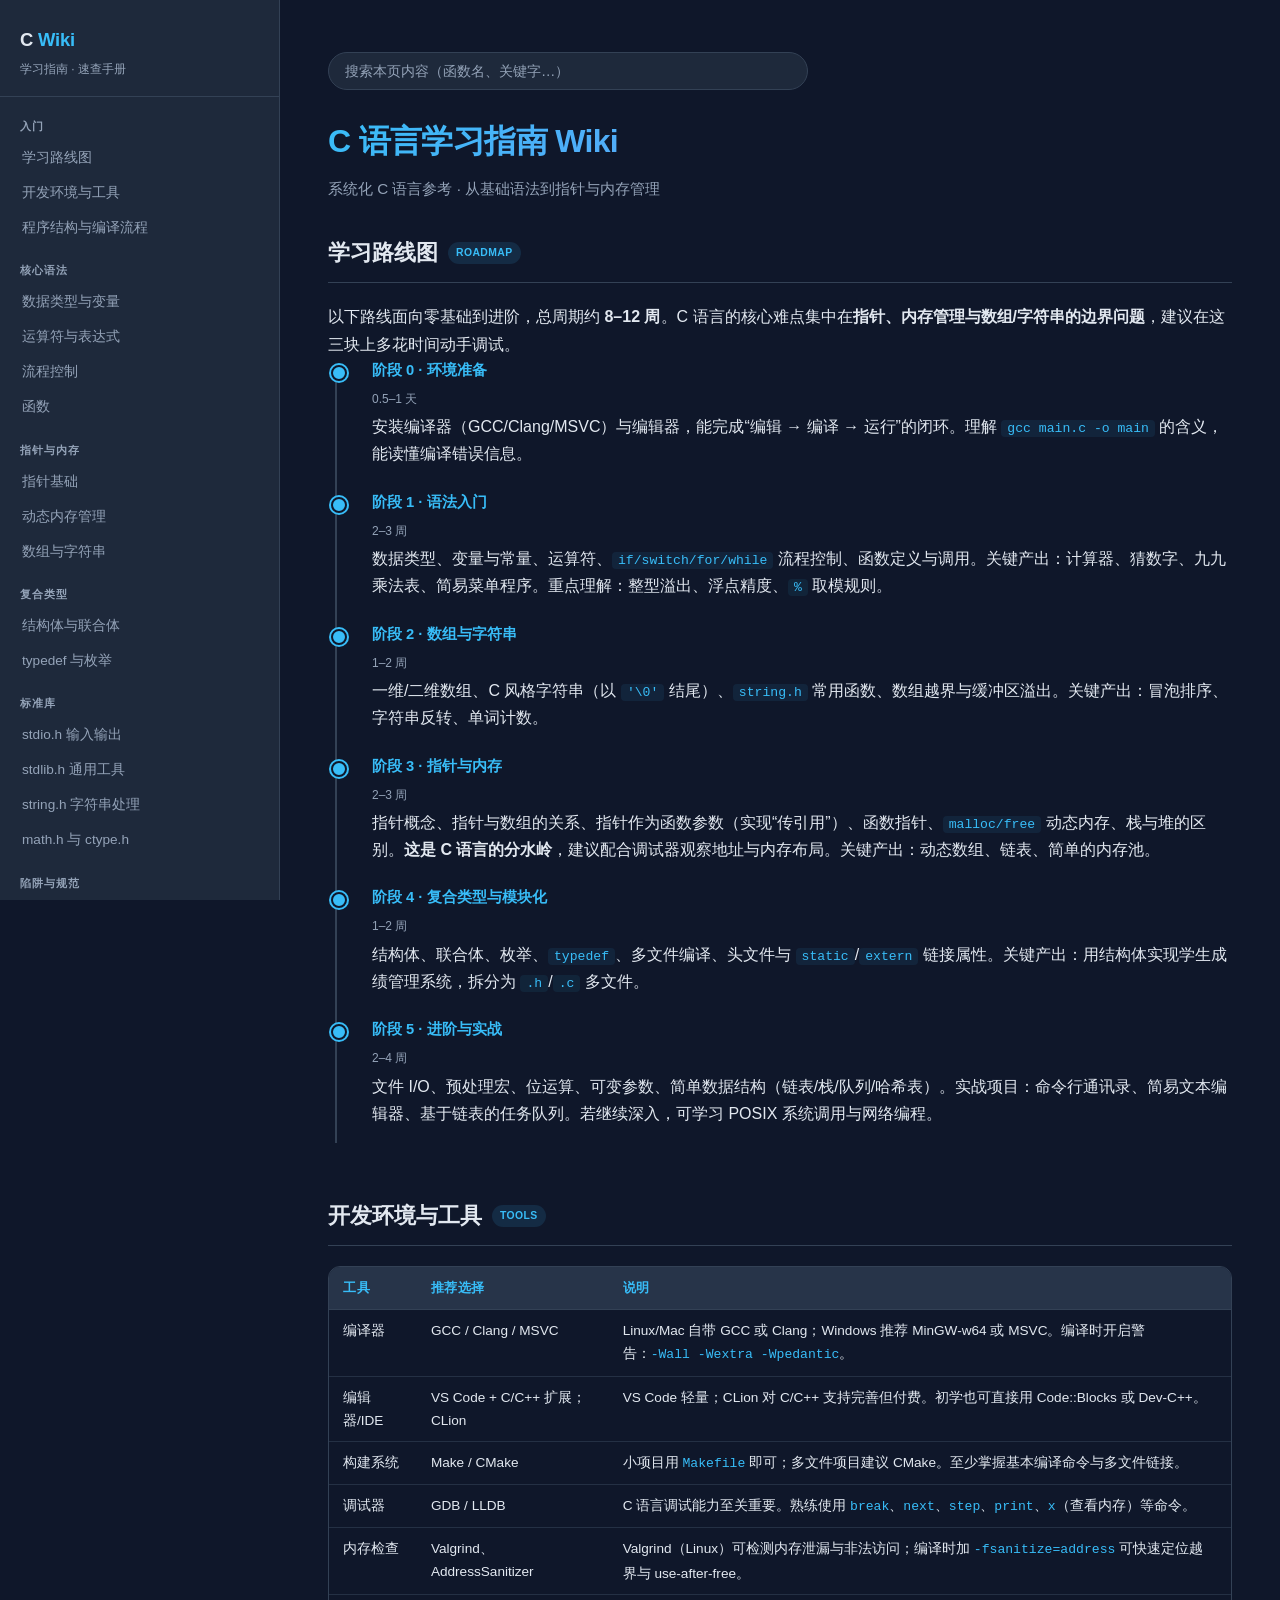
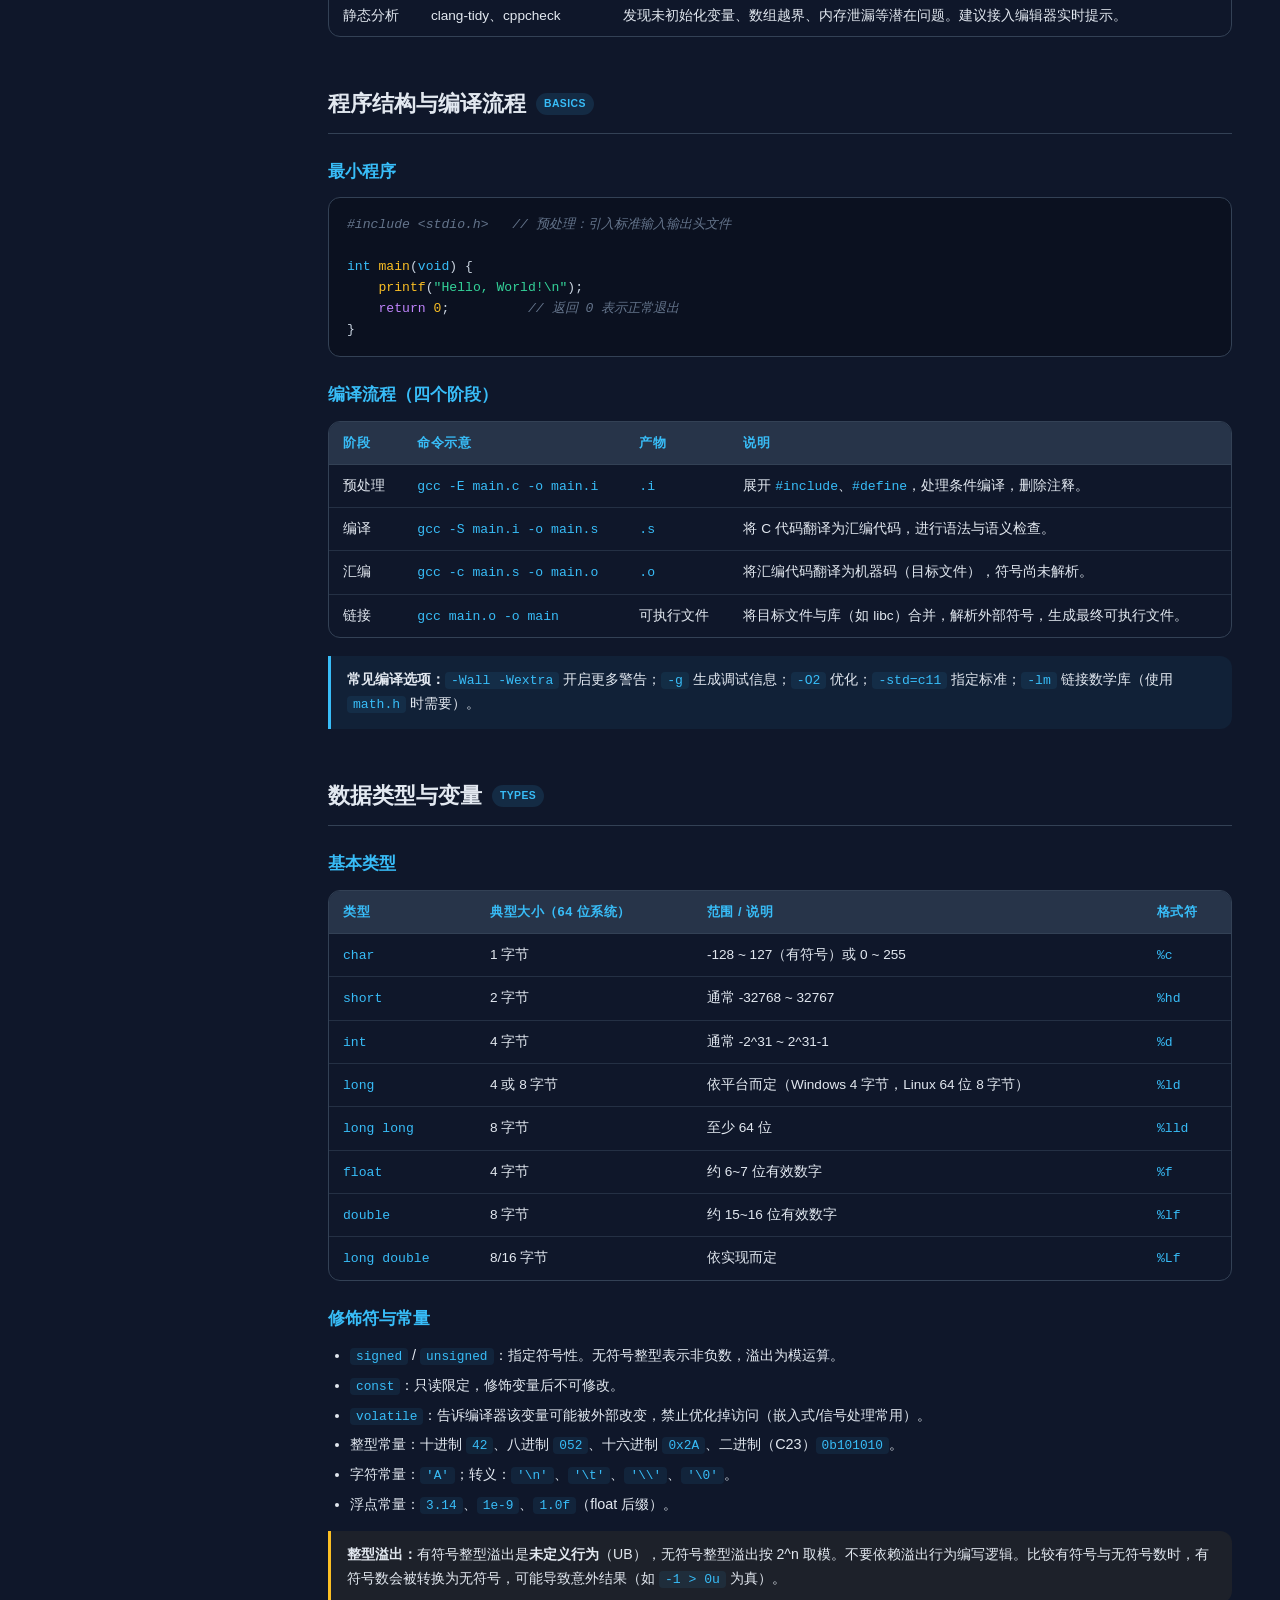
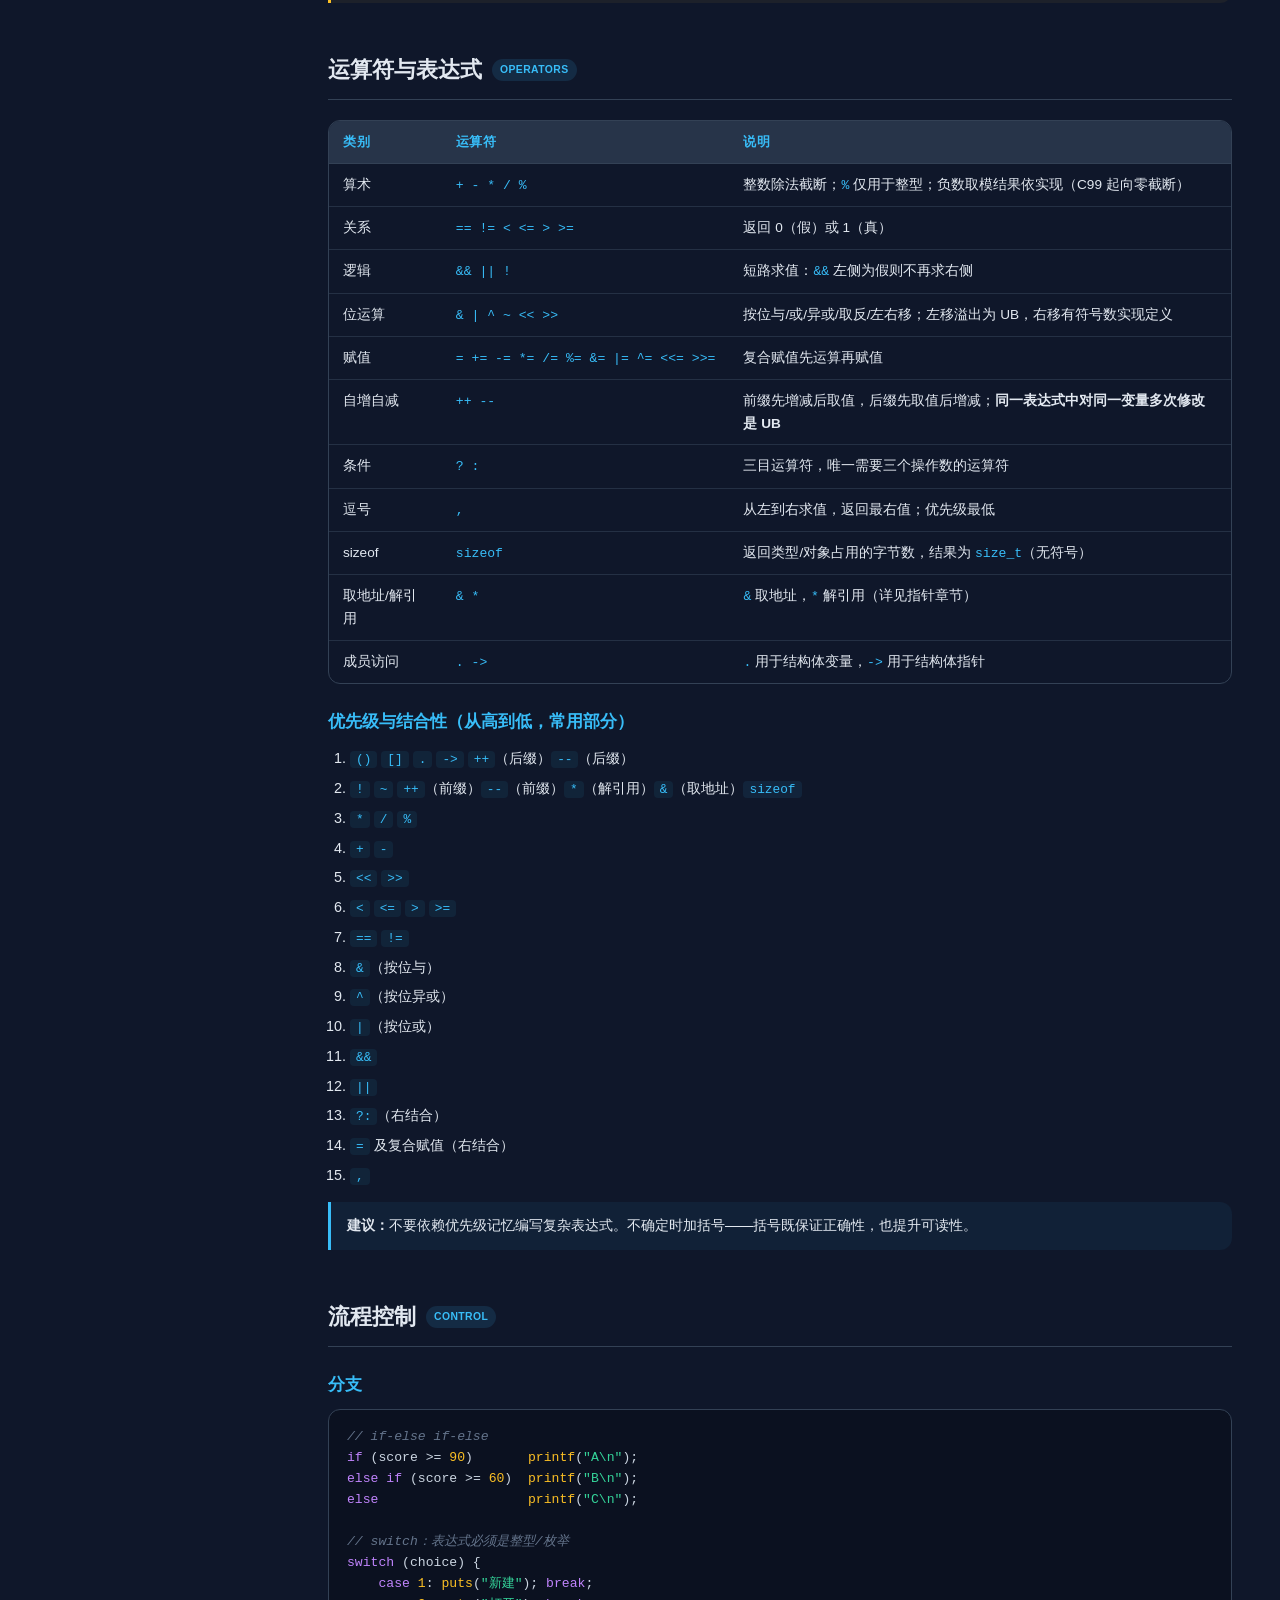
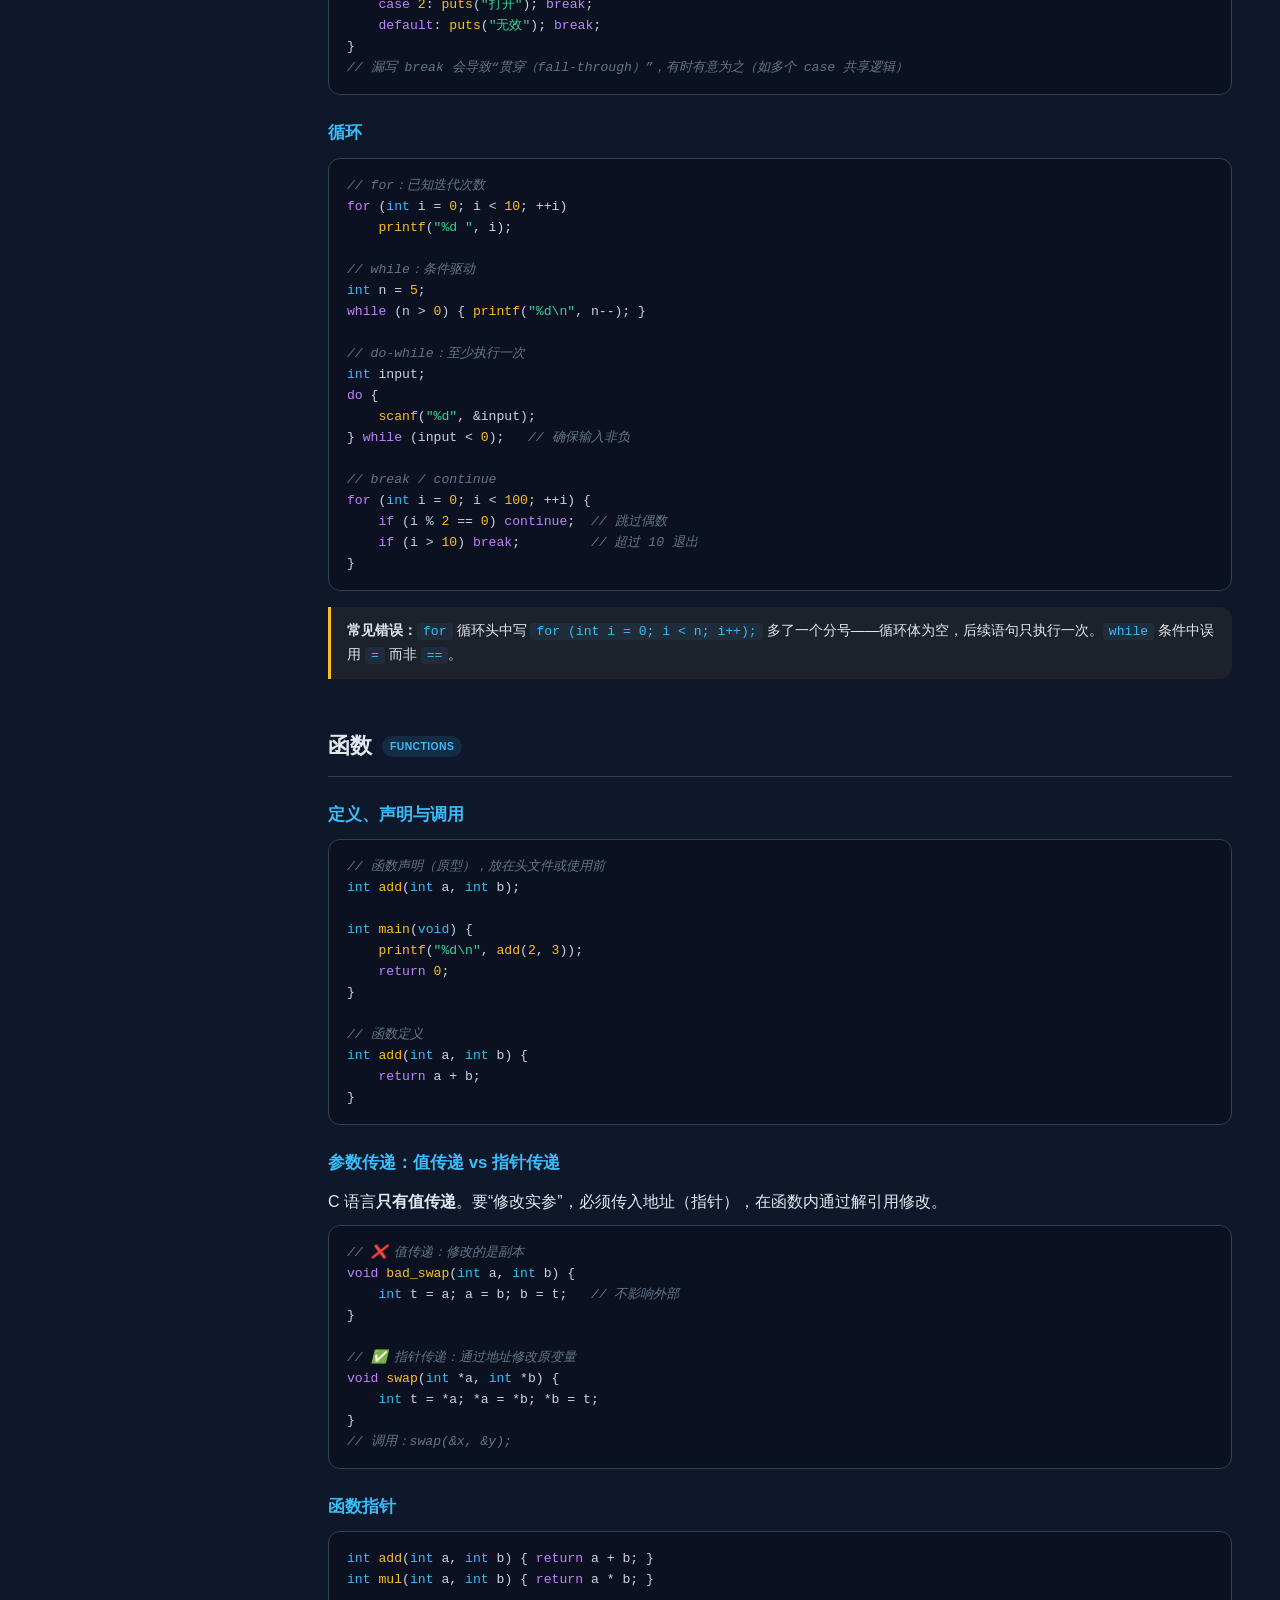
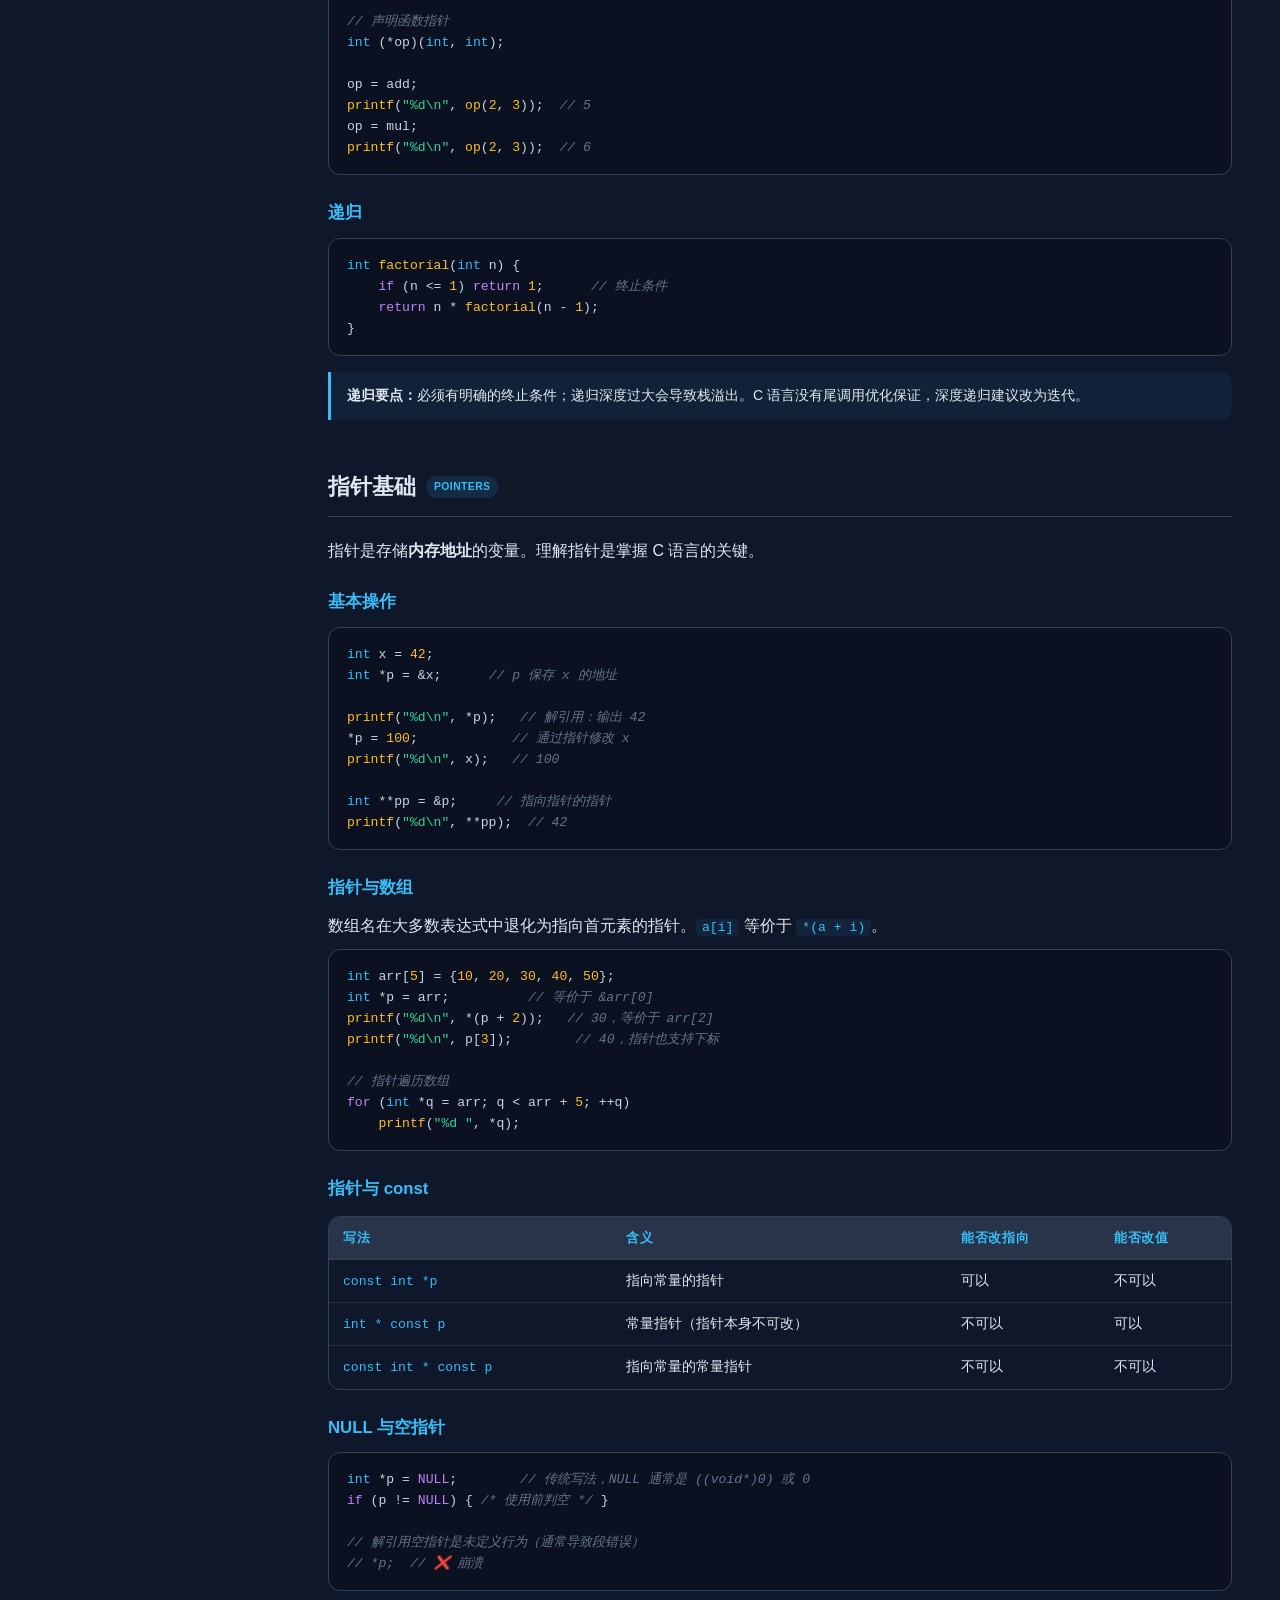
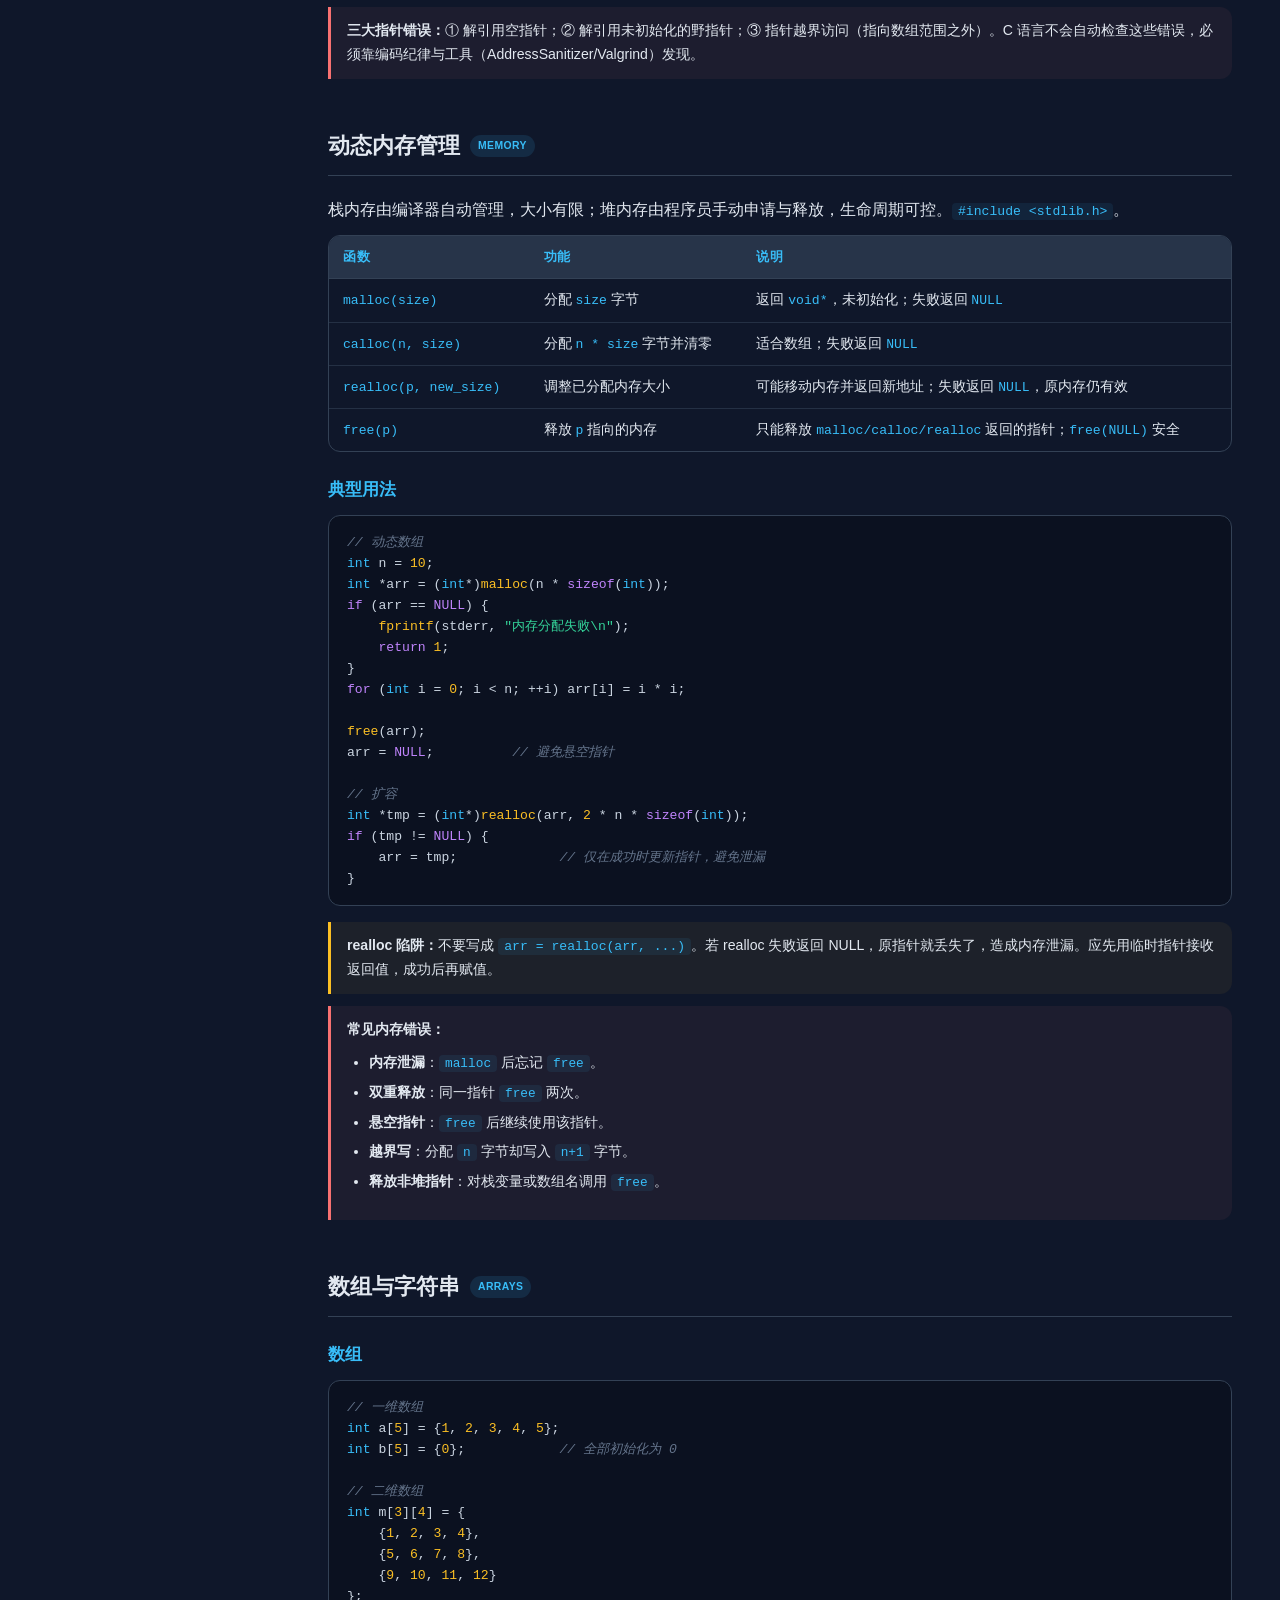
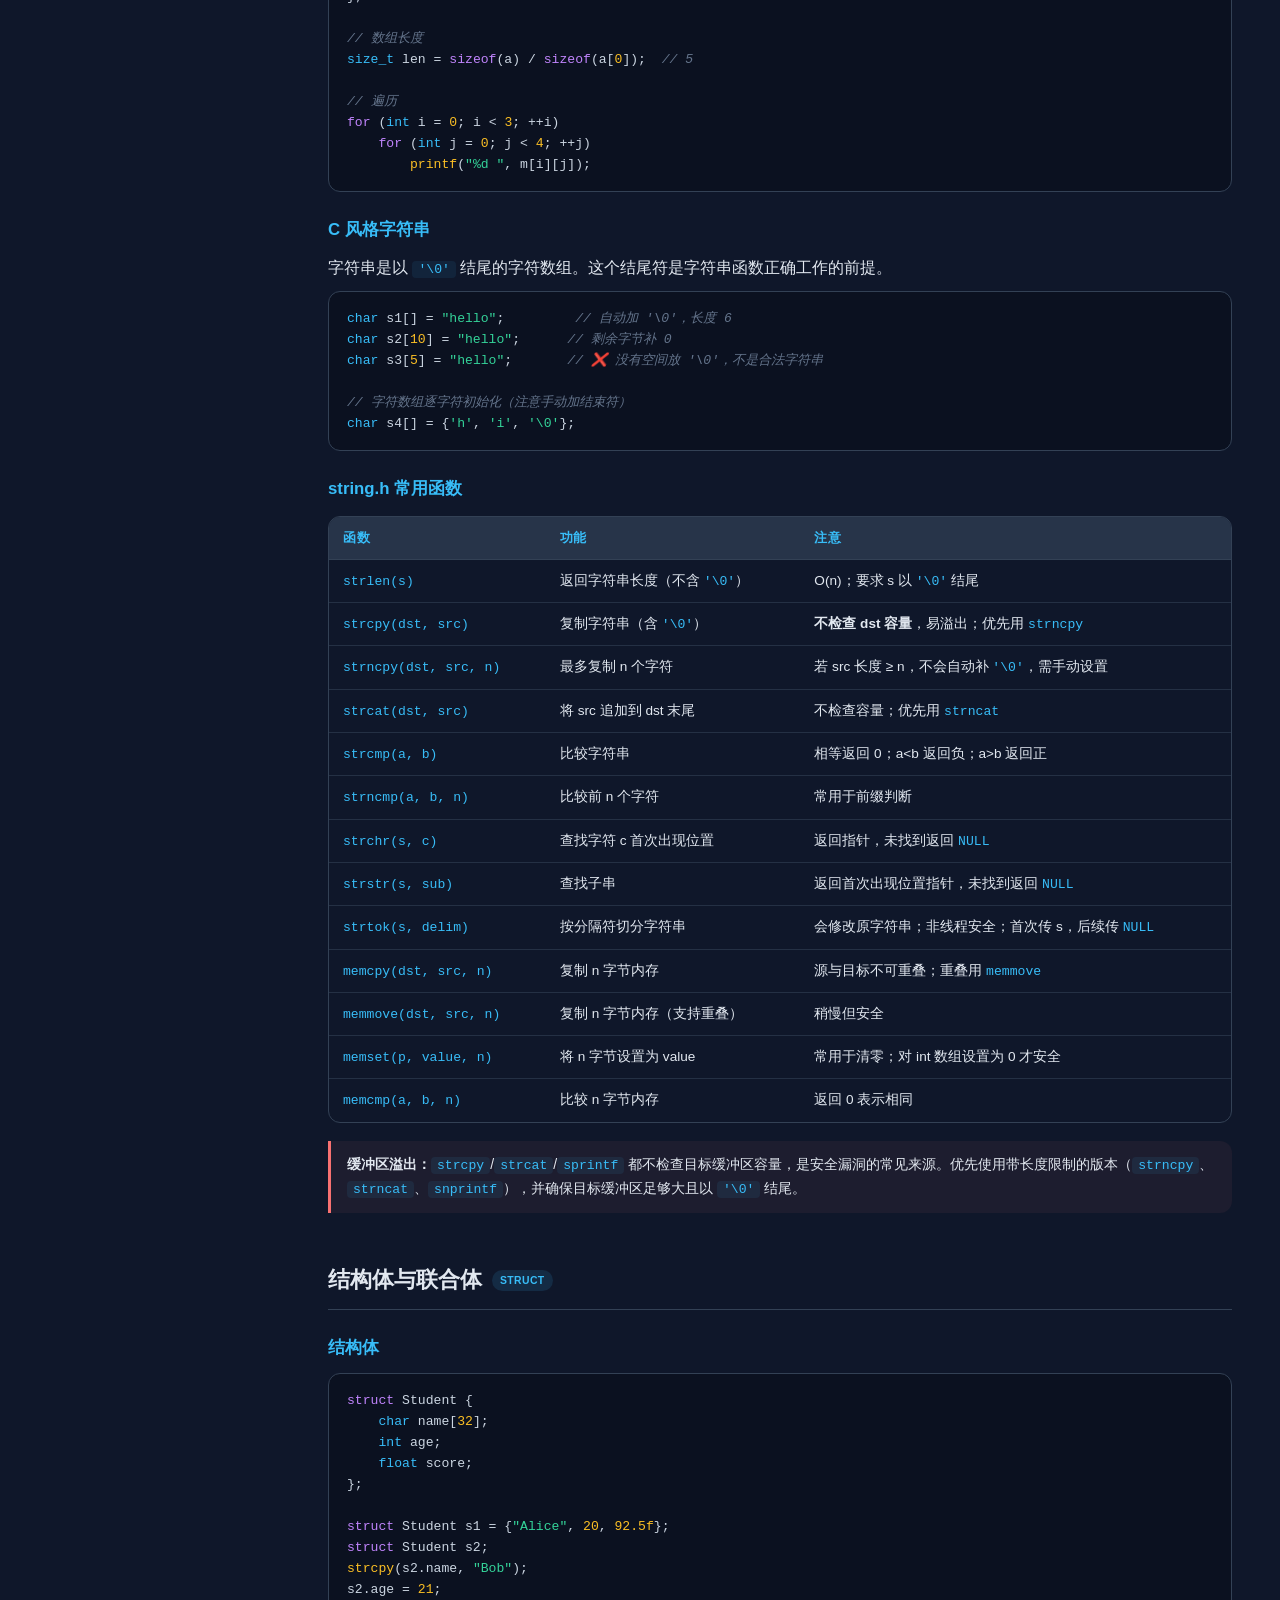
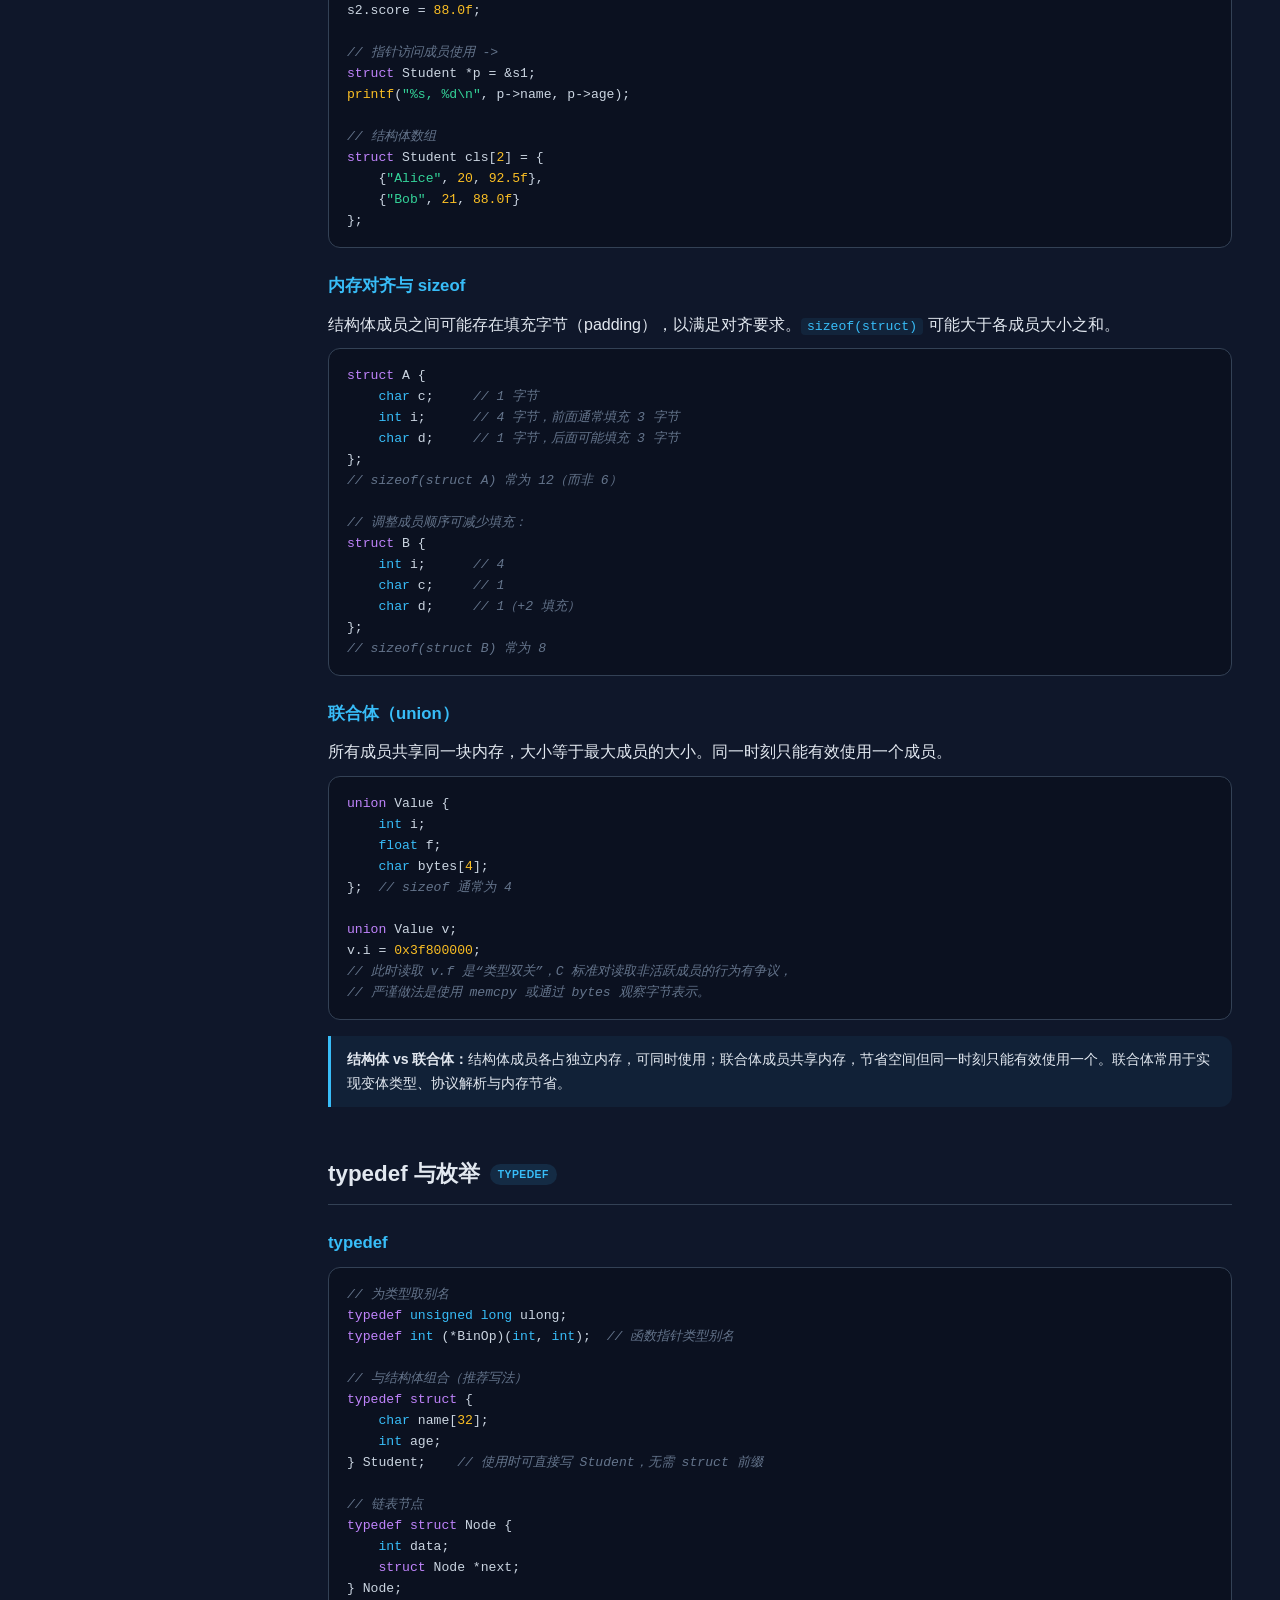
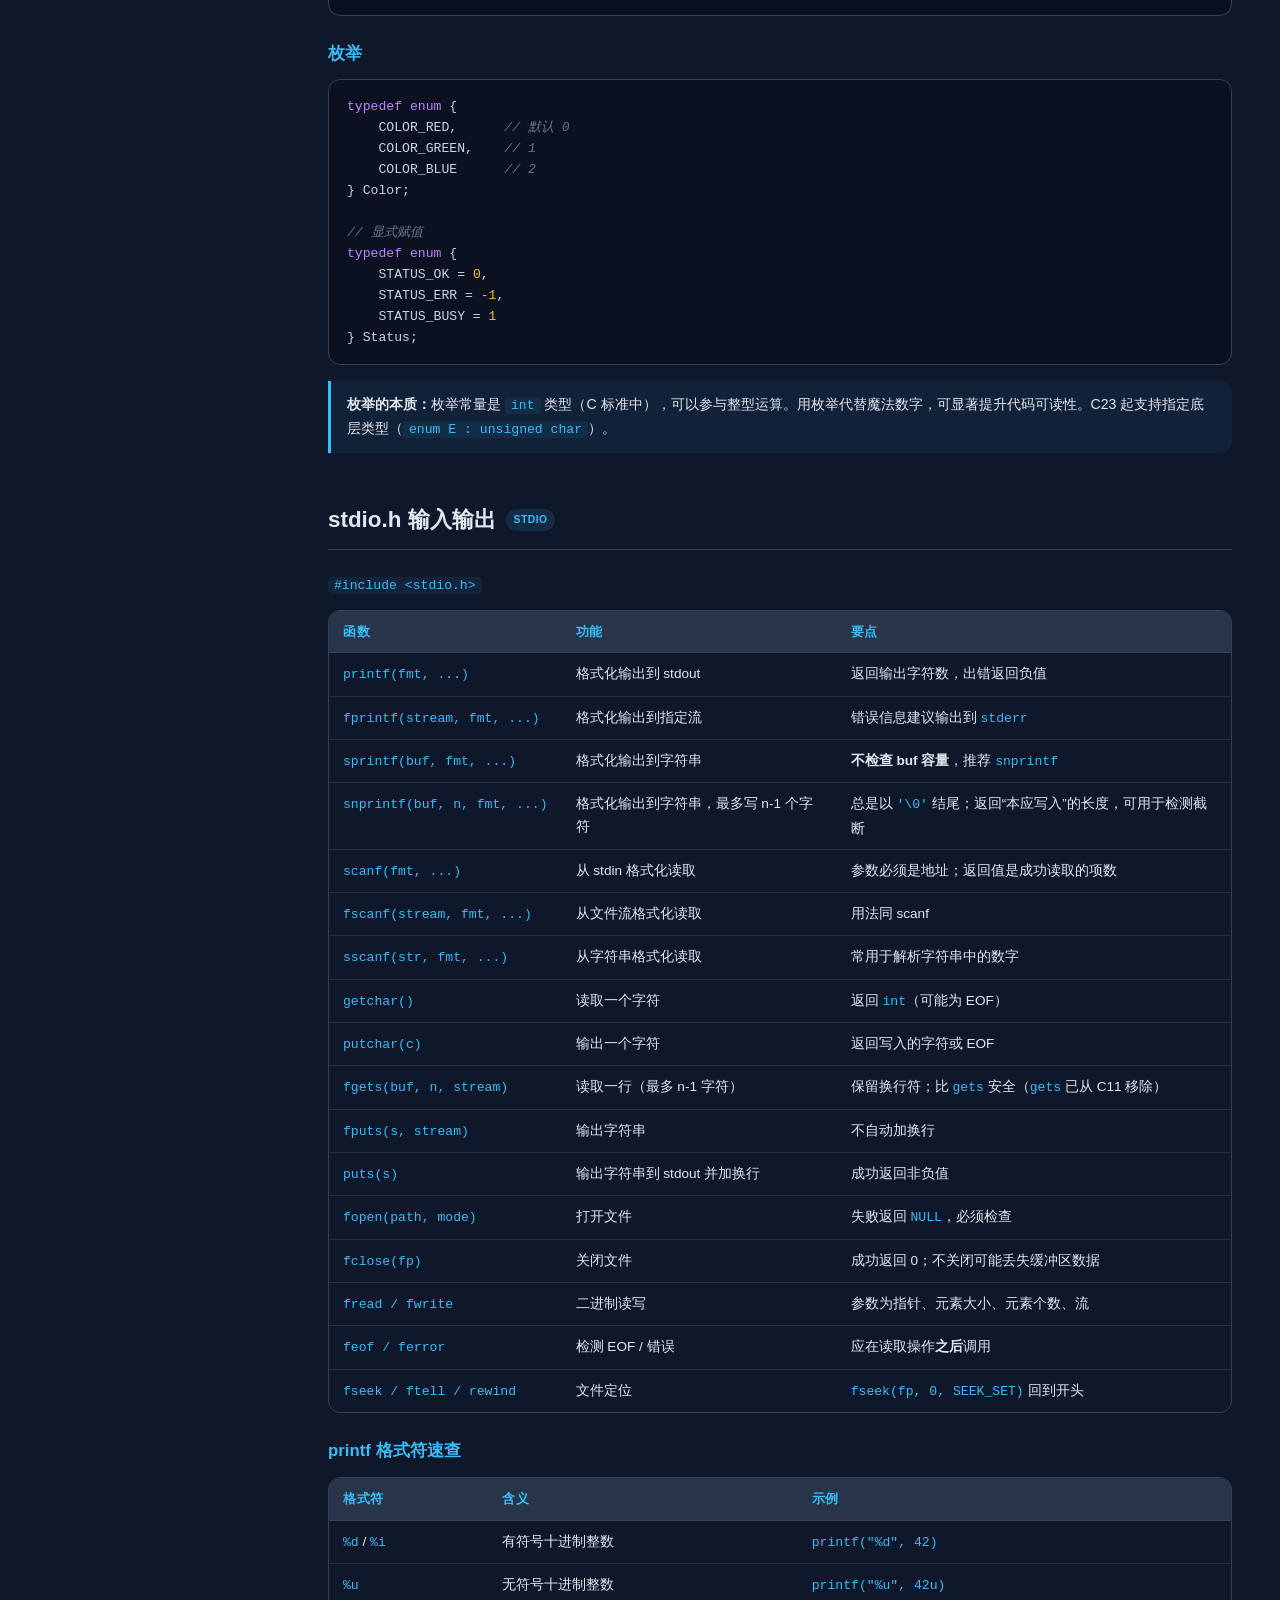
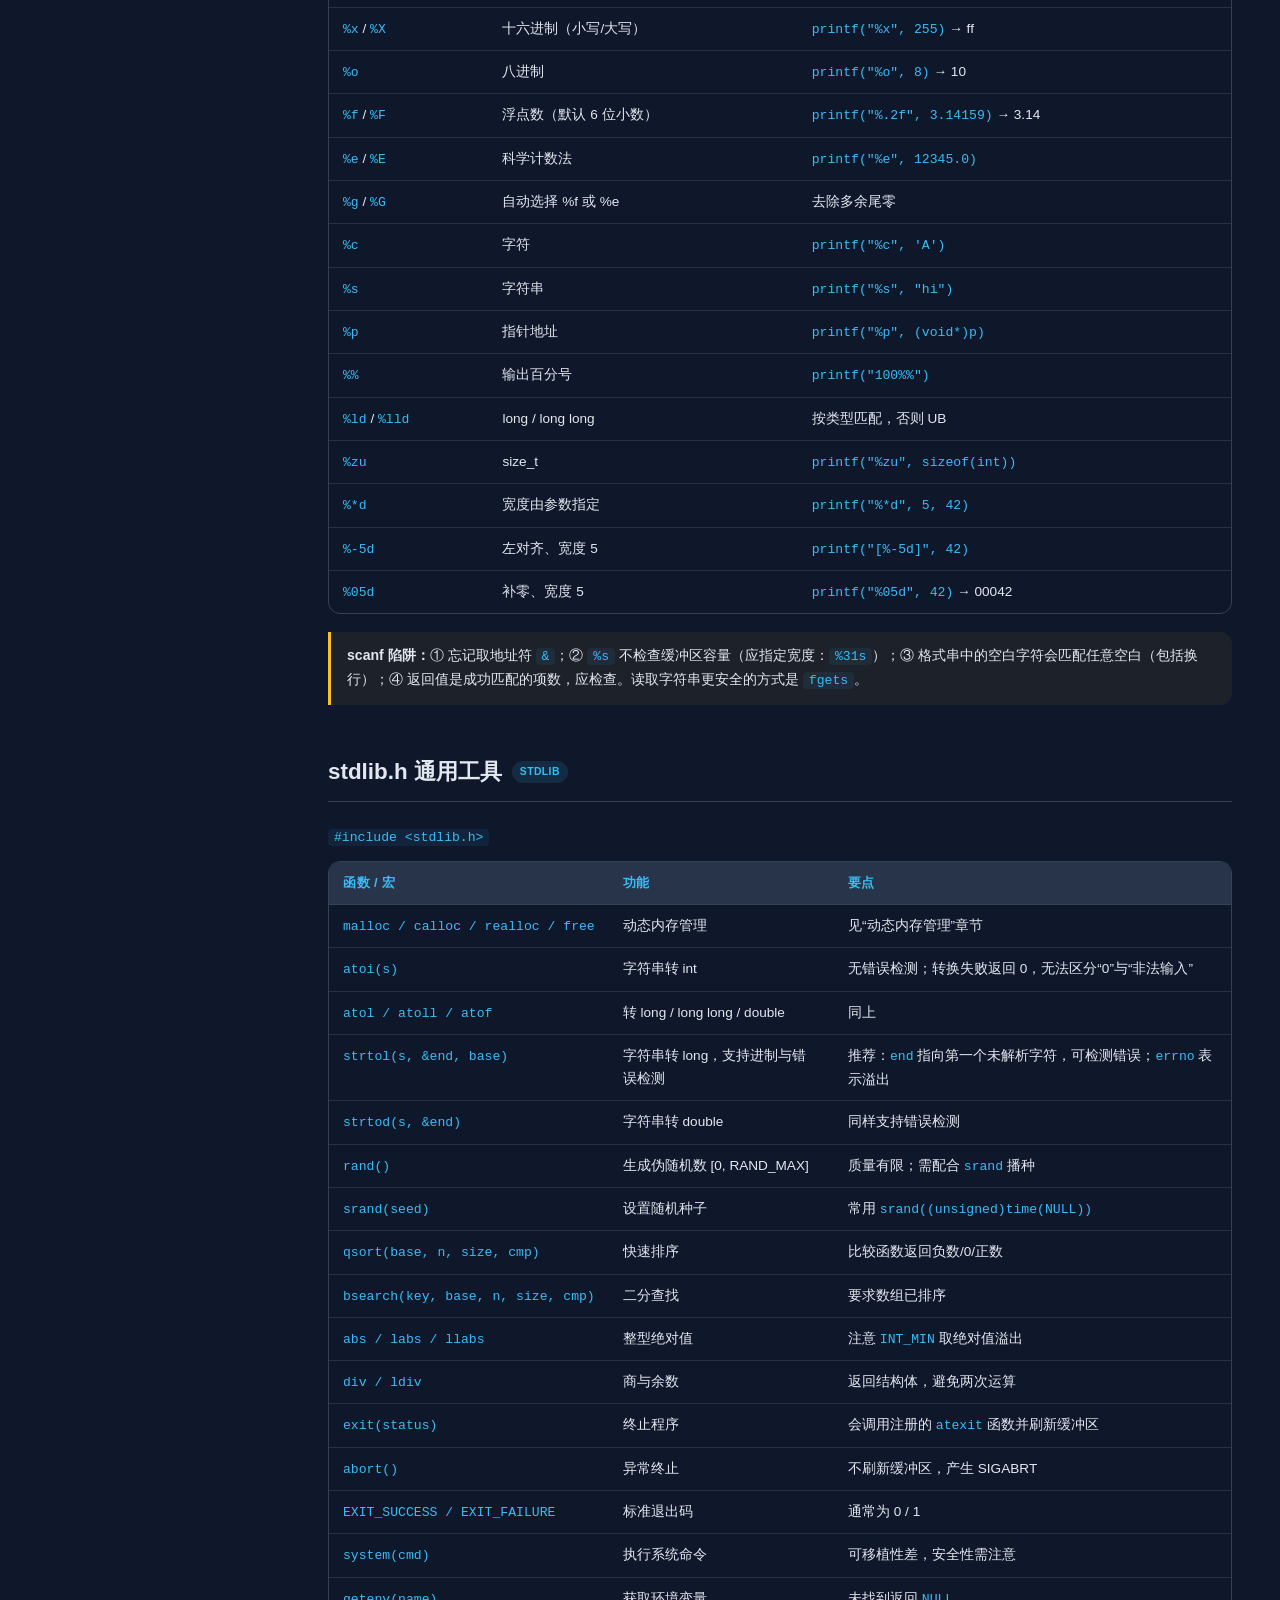
<file: resource/study-notes/c-study/c-wiki.html>
<!DOCTYPE html>
<html lang="zh-CN">
<head>
<meta charset="UTF-8">
<meta name="viewport" content="width=device-width, initial-scale=1.0">
<title>C 语言学习指南 Wiki</title>
<style>
  :root {
    --bg: #0f172a;
    --surface: #1e293b;
    --surface-2: #273449;
    --border: #334155;
    --text: #e2e8f0;
    --muted: #94a3b8;
    --accent: #38bdf8;
    --accent-2: #818cf8;
    --green: #34d399;
    --amber: #fbbf24;
    --red: #f87171;
    --radius: 12px;
    --mono: "SFMono-Regular", Consolas, "Liberation Mono", Menlo, monospace;
  }

  * { margin: 0; padding: 0; box-sizing: border-box; }

  html { scroll-behavior: smooth; scroll-padding-top: 80px; }

  body {
    font-family: -apple-system, BlinkMacSystemFont, "Segoe UI", "PingFang SC", "Microsoft YaHei", sans-serif;
    background: var(--bg);
    color: var(--text);
    line-height: 1.7;
    display: flex;
    min-height: 100vh;
  }

  /* ========== 侧边栏 ========== */
  .sidebar {
    width: 280px;
    flex-shrink: 0;
    background: var(--surface);
    border-right: 1px solid var(--border);
    height: 100vh;
    position: sticky;
    top: 0;
    overflow-y: auto;
    padding: 24px 0;
    z-index: 100;
  }

  .sidebar-header {
    padding: 0 20px 16px;
    border-bottom: 1px solid var(--border);
    margin-bottom: 12px;
  }

  .sidebar-header h1 {
    font-size: 1.15rem;
    font-weight: 700;
    letter-spacing: -0.01em;
  }

  .sidebar-header h1 span { color: var(--accent); }

  .sidebar-header p {
    font-size: 0.75rem;
    color: var(--muted);
    margin-top: 4px;
  }

  .nav-group { margin-bottom: 8px; }

  .nav-group-title {
    font-size: 0.7rem;
    font-weight: 600;
    text-transform: uppercase;
    letter-spacing: 0.08em;
    color: var(--muted);
    padding: 8px 20px 4px;
  }

  .sidebar a {
    display: block;
    padding: 6px 20px;
    font-size: 0.85rem;
    color: var(--muted);
    text-decoration: none;
    border-left: 2px solid transparent;
    transition: all 0.15s;
  }

  .sidebar a:hover,
  .sidebar a.active {
    color: var(--text);
    background: rgba(56, 189, 248, 0.08);
    border-left-color: var(--accent);
  }

  /* ========== 主内容 ========== */
  .main {
    flex: 1;
    min-width: 0;
    padding: 40px 48px 80px;
    max-width: 1100px;
  }

  .search-bar {
    position: sticky;
    top: 0;
    background: var(--bg);
    padding: 12px 0 16px;
    z-index: 50;
    margin-bottom: 8px;
  }

  .search-bar input {
    width: 100%;
    max-width: 480px;
    padding: 10px 16px;
    font-size: 0.9rem;
    background: var(--surface);
    border: 1px solid var(--border);
    border-radius: 999px;
    color: var(--text);
    outline: none;
    transition: border-color 0.2s;
  }

  .search-bar input:focus { border-color: var(--accent); }
  .search-bar input::placeholder { color: var(--muted); }

  .page-title {
    font-size: 2rem;
    font-weight: 800;
    letter-spacing: -0.02em;
    margin-bottom: 8px;
    background: linear-gradient(135deg, var(--accent), var(--accent-2));
    -webkit-background-clip: text;
    -webkit-text-fill-color: transparent;
    background-clip: text;
  }

  .page-subtitle {
    color: var(--muted);
    font-size: 0.95rem;
    margin-bottom: 32px;
  }

  section {
    margin-bottom: 48px;
    scroll-margin-top: 80px;
  }

  section > h2 {
    font-size: 1.4rem;
    font-weight: 700;
    padding-bottom: 10px;
    margin-bottom: 20px;
    border-bottom: 1px solid var(--border);
    display: flex;
    align-items: center;
    gap: 10px;
  }

  section > h2 .badge {
    font-size: 0.65rem;
    font-weight: 600;
    padding: 2px 8px;
    border-radius: 999px;
    background: rgba(56, 189, 248, 0.12);
    color: var(--accent);
    letter-spacing: 0.04em;
  }

  h3 {
    font-size: 1.05rem;
    font-weight: 600;
    margin: 24px 0 10px;
    color: var(--accent);
  }

  h4 {
    font-size: 0.92rem;
    font-weight: 600;
    margin: 16px 0 6px;
    color: var(--text);
  }

  .card {
    background: var(--surface);
    border: 1px solid var(--border);
    border-radius: var(--radius);
    padding: 20px 24px;
    margin-bottom: 16px;
  }

  .card-grid {
    display: grid;
    grid-template-columns: repeat(auto-fit, minmax(280px, 1fr));
    gap: 14px;
  }

  .table-wrap {
    overflow-x: auto;
    border: 1px solid var(--border);
    border-radius: var(--radius);
    margin: 12px 0 18px;
  }

  table {
    width: 100%;
    border-collapse: collapse;
    font-size: 0.85rem;
  }

  thead { background: var(--surface-2); }

  th {
    text-align: left;
    padding: 10px 14px;
    font-weight: 600;
    color: var(--accent);
    border-bottom: 1px solid var(--border);
    white-space: nowrap;
    font-size: 0.8rem;
    text-transform: uppercase;
    letter-spacing: 0.04em;
  }

  td {
    padding: 9px 14px;
    border-bottom: 1px solid rgba(51, 65, 85, 0.6);
    vertical-align: top;
  }

  tbody tr:last-child td { border-bottom: none; }

  tbody tr:hover { background: rgba(56, 189, 248, 0.04); }

  code {
    font-family: var(--mono);
    font-size: 0.82rem;
    background: rgba(56, 189, 248, 0.08);
    color: var(--accent);
    padding: 1px 6px;
    border-radius: 4px;
    white-space: nowrap;
  }

  td code { background: transparent; padding: 0; }

  pre {
    background: #0b1120;
    border: 1px solid var(--border);
    border-radius: var(--radius);
    padding: 16px 18px;
    overflow-x: auto;
    font-family: var(--mono);
    font-size: 0.82rem;
    line-height: 1.6;
    margin: 10px 0 16px;
    color: #cbd5e1;
  }

  pre .kw { color: #c084fc; }
  pre .type { color: #38bdf8; }
  pre .str { color: #34d399; }
  pre .num { color: #fbbf24; }
  pre .cmt { color: #64748b; font-style: italic; }
  pre .fn { color: #fbbf24; }

  .callout {
    border-left: 3px solid var(--accent);
    background: rgba(56, 189, 248, 0.06);
    padding: 12px 16px;
    border-radius: 0 var(--radius) var(--radius) 0;
    margin: 12px 0;
    font-size: 0.88rem;
  }

  .callout.warn {
    border-left-color: var(--amber);
    background: rgba(251, 191, 36, 0.06);
  }

  .callout.danger {
    border-left-color: var(--red);
    background: rgba(248, 113, 113, 0.06);
  }

  .callout strong { color: var(--text); }

  .tag {
    display: inline-block;
    font-size: 0.7rem;
    font-weight: 600;
    padding: 2px 8px;
    border-radius: 999px;
    margin-right: 6px;
    margin-bottom: 4px;
  }

  .tag.green { background: rgba(52, 211, 153, 0.15); color: var(--green); }
  .tag.amber { background: rgba(251, 191, 36, 0.15); color: var(--amber); }
  .tag.red { background: rgba(248, 113, 113, 0.15); color: var(--red); }
  .tag.blue { background: rgba(56, 189, 248, 0.15); color: var(--accent); }

  .timeline { position: relative; padding-left: 24px; }

  .timeline::before {
    content: '';
    position: absolute;
    left: 7px;
    top: 6px;
    bottom: 6px;
    width: 2px;
    background: var(--border);
  }

  .timeline-item {
    position: relative;
    padding: 0 0 22px 20px;
  }

  .timeline-item::before {
    content: '';
    position: absolute;
    left: -21px;
    top: 7px;
    width: 12px;
    height: 12px;
    border-radius: 50%;
    background: var(--accent);
    border: 2px solid var(--bg);
    box-shadow: 0 0 0 2px var(--accent);
  }

  .timeline-item h4 { margin-top: 0; color: var(--accent); }

  .timeline-item .stage-meta {
    font-size: 0.75rem;
    color: var(--muted);
    margin-bottom: 4px;
  }

  ul, ol { padding-left: 22px; margin: 8px 0 14px; }

  li { margin-bottom: 5px; font-size: 0.9rem; }

  li code { font-size: 0.8rem; }

  footer {
    margin-top: 60px;
    padding-top: 20px;
    border-top: 1px solid var(--border);
    font-size: 0.8rem;
    color: var(--muted);
    text-align: center;
  }

  .search-hidden { display: none !important; }

  .menu-toggle {
    display: none;
    position: fixed;
    bottom: 24px;
    right: 24px;
    z-index: 200;
    width: 48px;
    height: 48px;
    border-radius: 50%;
    background: var(--accent);
    color: #0f172a;
    border: none;
    font-size: 1.4rem;
    cursor: pointer;
    box-shadow: 0 4px 16px rgba(56, 189, 248, 0.4);
    align-items: center;
    justify-content: center;
  }

  @media (max-width: 900px) {
    .sidebar {
      position: fixed;
      left: -280px;
      transition: left 0.25s;
    }

    .sidebar.open { left: 0; }

    .main { padding: 24px 20px 80px; }

    .page-title { font-size: 1.5rem; }

    .menu-toggle { display: flex; }

    .card-grid { grid-template-columns: 1fr; }
  }

  ::-webkit-scrollbar { width: 6px; height: 6px; }
  ::-webkit-scrollbar-track { background: transparent; }
  ::-webkit-scrollbar-thumb { background: var(--border); border-radius: 3px; }
  ::-webkit-scrollbar-thumb:hover { background: var(--muted); }
</style>
</head>
<body>

<!-- ==================== 侧边栏 ==================== -->
<aside class="sidebar" id="sidebar">
  <div class="sidebar-header">
    <h1>C <span>Wiki</span></h1>
    <p>学习指南 · 速查手册</p>
  </div>

  <div class="nav-group">
    <div class="nav-group-title">入门</div>
    <a href="#roadmap">学习路线图</a>
    <a href="#env">开发环境与工具</a>
    <a href="#hello">程序结构与编译流程</a>
  </div>

  <div class="nav-group">
    <div class="nav-group-title">核心语法</div>
    <a href="#types">数据类型与变量</a>
    <a href="#operators">运算符与表达式</a>
    <a href="#control">流程控制</a>
    <a href="#function">函数</a>
  </div>

  <div class="nav-group">
    <div class="nav-group-title">指针与内存</div>
    <a href="#pointer">指针基础</a>
    <a href="#memory">动态内存管理</a>
    <a href="#array">数组与字符串</a>
  </div>

  <div class="nav-group">
    <div class="nav-group-title">复合类型</div>
    <a href="#struct">结构体与联合体</a>
    <a href="#typedef-enum">typedef 与枚举</a>
  </div>

  <div class="nav-group">
    <div class="nav-group-title">标准库</div>
    <a href="#stdio">stdio.h 输入输出</a>
    <a href="#stdlib">stdlib.h 通用工具</a>
    <a href="#string-h">string.h 字符串处理</a>
    <a href="#math-ctype">math.h 与 ctype.h</a>
  </div>

  <div class="nav-group">
    <div class="nav-group-title">陷阱与规范</div>
    <a href="#pitfalls">常见陷阱</a>
    <a href="#style">编码规范</a>
    <a href="#cheatsheet">头文件速查</a>
  </div>
</aside>

<!-- ==================== 主内容 ==================== -->
<main class="main">

  <div class="search-bar">
    <input type="text" id="searchInput" placeholder="搜索本页内容（函数名、关键字…）" autocomplete="off">
  </div>

  <h1 class="page-title">C 语言学习指南 Wiki</h1>
  <p class="page-subtitle">系统化 C 语言参考 · 从基础语法到指针与内存管理</p>

  <!-- ========== 学习路线图 ========== -->
  <section id="roadmap">
    <h2>学习路线图 <span class="badge">ROADMAP</span></h2>
    <p>以下路线面向零基础到进阶，总周期约 <strong>8–12 周</strong>。C 语言的核心难点集中在<strong>指针、内存管理与数组/字符串的边界问题</strong>，建议在这三块上多花时间动手调试。</p>

    <div class="timeline">
      <div class="timeline-item">
        <h4>阶段 0 · 环境准备</h4>
        <div class="stage-meta">0.5–1 天</div>
        <p>安装编译器（GCC/Clang/MSVC）与编辑器，能完成“编辑 → 编译 → 运行”的闭环。理解 <code>gcc main.c -o main</code> 的含义，能读懂编译错误信息。</p>
      </div>

      <div class="timeline-item">
        <h4>阶段 1 · 语法入门</h4>
        <div class="stage-meta">2–3 周</div>
        <p>数据类型、变量与常量、运算符、<code>if/switch/for/while</code> 流程控制、函数定义与调用。关键产出：计算器、猜数字、九九乘法表、简易菜单程序。重点理解：整型溢出、浮点精度、<code>%</code> 取模规则。</p>
      </div>

      <div class="timeline-item">
        <h4>阶段 2 · 数组与字符串</h4>
        <div class="stage-meta">1–2 周</div>
        <p>一维/二维数组、C 风格字符串（以 <code>'\0'</code> 结尾）、<code>string.h</code> 常用函数、数组越界与缓冲区溢出。关键产出：冒泡排序、字符串反转、单词计数。</p>
      </div>

      <div class="timeline-item">
        <h4>阶段 3 · 指针与内存</h4>
        <div class="stage-meta">2–3 周</div>
        <p>指针概念、指针与数组的关系、指针作为函数参数（实现“传引用”）、函数指针、<code>malloc/free</code> 动态内存、栈与堆的区别。<strong>这是 C 语言的分水岭</strong>，建议配合调试器观察地址与内存布局。关键产出：动态数组、链表、简单的内存池。</p>
      </div>

      <div class="timeline-item">
        <h4>阶段 4 · 复合类型与模块化</h4>
        <div class="stage-meta">1–2 周</div>
        <p>结构体、联合体、枚举、<code>typedef</code>、多文件编译、头文件与 <code>static</code>/<code>extern</code> 链接属性。关键产出：用结构体实现学生成绩管理系统，拆分为 <code>.h</code>/<code>.c</code> 多文件。</p>
      </div>

      <div class="timeline-item">
        <h4>阶段 5 · 进阶与实战</h4>
        <div class="stage-meta">2–4 周</div>
        <p>文件 I/O、预处理宏、位运算、可变参数、简单数据结构（链表/栈/队列/哈希表）。实战项目：命令行通讯录、简易文本编辑器、基于链表的任务队列。若继续深入，可学习 POSIX 系统调用与网络编程。</p>
      </div>
    </div>
  </section>

  <!-- ========== 开发环境 ========== -->
  <section id="env">
    <h2>开发环境与工具 <span class="badge">TOOLS</span></h2>
    <div class="table-wrap">
      <table>
        <thead>
          <tr><th>工具</th><th>推荐选择</th><th>说明</th></tr>
        </thead>
        <tbody>
          <tr><td>编译器</td><td>GCC / Clang / MSVC</td><td>Linux/Mac 自带 GCC 或 Clang；Windows 推荐 MinGW-w64 或 MSVC。编译时开启警告：<code>-Wall -Wextra -Wpedantic</code>。</td></tr>
          <tr><td>编辑器/IDE</td><td>VS Code + C/C++ 扩展；CLion</td><td>VS Code 轻量；CLion 对 C/C++ 支持完善但付费。初学也可直接用 Code::Blocks 或 Dev-C++。</td></tr>
          <tr><td>构建系统</td><td>Make / CMake</td><td>小项目用 <code>Makefile</code> 即可；多文件项目建议 CMake。至少掌握基本编译命令与多文件链接。</td></tr>
          <tr><td>调试器</td><td>GDB / LLDB</td><td>C 语言调试能力至关重要。熟练使用 <code>break</code>、<code>next</code>、<code>step</code>、<code>print</code>、<code>x</code>（查看内存）等命令。</td></tr>
          <tr><td>内存检查</td><td>Valgrind、AddressSanitizer</td><td>Valgrind（Linux）可检测内存泄漏与非法访问；编译时加 <code>-fsanitize=address</code> 可快速定位越界与 use-after-free。</td></tr>
          <tr><td>静态分析</td><td>clang-tidy、cppcheck</td><td>发现未初始化变量、数组越界、内存泄漏等潜在问题。建议接入编辑器实时提示。</td></tr>
        </tbody>
      </table>
    </div>
  </section>

  <!-- ========== 程序结构与编译 ========== -->
  <section id="hello">
    <h2>程序结构与编译流程 <span class="badge">BASICS</span></h2>

    <h3>最小程序</h3>
<pre><span class="cmt">#include &lt;stdio.h&gt;   // 预处理：引入标准输入输出头文件</span>

<span class="type">int</span> <span class="fn">main</span>(<span class="type">void</span>) {
    <span class="fn">printf</span>(<span class="str">"Hello, World!\n"</span>);
    <span class="kw">return</span> <span class="num">0</span>;          <span class="cmt">// 返回 0 表示正常退出</span>
}</pre>

    <h3>编译流程（四个阶段）</h3>
    <div class="table-wrap">
      <table>
        <thead>
          <tr><th>阶段</th><th>命令示意</th><th>产物</th><th>说明</th></tr>
        </thead>
        <tbody>
          <tr><td>预处理</td><td><code>gcc -E main.c -o main.i</code></td><td><code>.i</code></td><td>展开 <code>#include</code>、<code>#define</code>，处理条件编译，删除注释。</td></tr>
          <tr><td>编译</td><td><code>gcc -S main.i -o main.s</code></td><td><code>.s</code></td><td>将 C 代码翻译为汇编代码，进行语法与语义检查。</td></tr>
          <tr><td>汇编</td><td><code>gcc -c main.s -o main.o</code></td><td><code>.o</code></td><td>将汇编代码翻译为机器码（目标文件），符号尚未解析。</td></tr>
          <tr><td>链接</td><td><code>gcc main.o -o main</code></td><td>可执行文件</td><td>将目标文件与库（如 libc）合并，解析外部符号，生成最终可执行文件。</td></tr>
        </tbody>
      </table>
    </div>

    <div class="callout">
      <strong>常见编译选项：</strong><code>-Wall -Wextra</code> 开启更多警告；<code>-g</code> 生成调试信息；<code>-O2</code> 优化；<code>-std=c11</code> 指定标准；<code>-lm</code> 链接数学库（使用 <code>math.h</code> 时需要）。
    </div>
  </section>

  <!-- ========== 数据类型 ========== -->
  <section id="types">
    <h2>数据类型与变量 <span class="badge">TYPES</span></h2>

    <h3>基本类型</h3>
    <div class="table-wrap">
      <table>
        <thead>
          <tr><th>类型</th><th>典型大小（64 位系统）</th><th>范围 / 说明</th><th>格式符</th></tr>
        </thead>
        <tbody>
          <tr><td><code>char</code></td><td>1 字节</td><td>-128 ~ 127（有符号）或 0 ~ 255</td><td><code>%c</code></td></tr>
          <tr><td><code>short</code></td><td>2 字节</td><td>通常 -32768 ~ 32767</td><td><code>%hd</code></td></tr>
          <tr><td><code>int</code></td><td>4 字节</td><td>通常 -2^31 ~ 2^31-1</td><td><code>%d</code></td></tr>
          <tr><td><code>long</code></td><td>4 或 8 字节</td><td>依平台而定（Windows 4 字节，Linux 64 位 8 字节）</td><td><code>%ld</code></td></tr>
          <tr><td><code>long long</code></td><td>8 字节</td><td>至少 64 位</td><td><code>%lld</code></td></tr>
          <tr><td><code>float</code></td><td>4 字节</td><td>约 6~7 位有效数字</td><td><code>%f</code></td></tr>
          <tr><td><code>double</code></td><td>8 字节</td><td>约 15~16 位有效数字</td><td><code>%lf</code></td></tr>
          <tr><td><code>long double</code></td><td>8/16 字节</td><td>依实现而定</td><td><code>%Lf</code></td></tr>
        </tbody>
      </table>
    </div>

    <h3>修饰符与常量</h3>
    <ul>
      <li><code>signed</code> / <code>unsigned</code>：指定符号性。无符号整型表示非负数，溢出为模运算。</li>
      <li><code>const</code>：只读限定，修饰变量后不可修改。</li>
      <li><code>volatile</code>：告诉编译器该变量可能被外部改变，禁止优化掉访问（嵌入式/信号处理常用）。</li>
      <li>整型常量：十进制 <code>42</code>、八进制 <code>052</code>、十六进制 <code>0x2A</code>、二进制（C23）<code>0b101010</code>。</li>
      <li>字符常量：<code>'A'</code>；转义：<code>'\n'</code>、<code>'\t'</code>、<code>'\\'</code>、<code>'\0'</code>。</li>
      <li>浮点常量：<code>3.14</code>、<code>1e-9</code>、<code>1.0f</code>（float 后缀）。</li>
    </ul>

    <div class="callout warn">
      <strong>整型溢出：</strong>有符号整型溢出是<strong>未定义行为</strong>（UB），无符号整型溢出按 2^n 取模。不要依赖溢出行为编写逻辑。比较有符号与无符号数时，有符号数会被转换为无符号，可能导致意外结果（如 <code>-1 &gt; 0u</code> 为真）。
    </div>
  </section>

  <!-- ========== 运算符 ========== -->
  <section id="operators">
    <h2>运算符与表达式 <span class="badge">OPERATORS</span></h2>

    <div class="table-wrap">
      <table>
        <thead>
          <tr><th>类别</th><th>运算符</th><th>说明</th></tr>
        </thead>
        <tbody>
          <tr><td>算术</td><td><code>+ - * / %</code></td><td>整数除法截断；<code>%</code> 仅用于整型；负数取模结果依实现（C99 起向零截断）</td></tr>
          <tr><td>关系</td><td><code>== != &lt; &lt;= &gt; &gt;=</code></td><td>返回 0（假）或 1（真）</td></tr>
          <tr><td>逻辑</td><td><code>&amp;&amp; || !</code></td><td>短路求值：<code>&amp;&amp;</code> 左侧为假则不再求右侧</td></tr>
          <tr><td>位运算</td><td><code>&amp; | ^ ~ &lt;&lt; &gt;&gt;</code></td><td>按位与/或/异或/取反/左右移；左移溢出为 UB，右移有符号数实现定义</td></tr>
          <tr><td>赋值</td><td><code>= += -= *= /= %= &amp;= |= ^= &lt;&lt;= &gt;&gt;=</code></td><td>复合赋值先运算再赋值</td></tr>
          <tr><td>自增自减</td><td><code>++ --</code></td><td>前缀先增减后取值，后缀先取值后增减；<strong>同一表达式中对同一变量多次修改是 UB</strong></td></tr>
          <tr><td>条件</td><td><code>? :</code></td><td>三目运算符，唯一需要三个操作数的运算符</td></tr>
          <tr><td>逗号</td><td><code>,</code></td><td>从左到右求值，返回最右值；优先级最低</td></tr>
          <tr><td>sizeof</td><td><code>sizeof</code></td><td>返回类型/对象占用的字节数，结果为 <code>size_t</code>（无符号）</td></tr>
          <tr><td>取地址/解引用</td><td><code>&amp; *</code></td><td><code>&amp;</code> 取地址，<code>*</code> 解引用（详见指针章节）</td></tr>
          <tr><td>成员访问</td><td><code>. -&gt;</code></td><td><code>.</code> 用于结构体变量，<code>-&gt;</code> 用于结构体指针</td></tr>
        </tbody>
      </table>
    </div>

    <h3>优先级与结合性（从高到低，常用部分）</h3>
    <ol>
      <li><code>()</code> <code>[]</code> <code>.</code> <code>-&gt;</code> <code>++</code>（后缀）<code>--</code>（后缀）</li>
      <li><code>!</code> <code>~</code> <code>++</code>（前缀）<code>--</code>（前缀）<code>*</code>（解引用）<code>&amp;</code>（取地址）<code>sizeof</code></li>
      <li><code>*</code> <code>/</code> <code>%</code></li>
      <li><code>+</code> <code>-</code></li>
      <li><code>&lt;&lt;</code> <code>&gt;&gt;</code></li>
      <li><code>&lt;</code> <code>&lt;=</code> <code>&gt;</code> <code>&gt;=</code></li>
      <li><code>==</code> <code>!=</code></li>
      <li><code>&amp;</code>（按位与）</li>
      <li><code>^</code>（按位异或）</li>
      <li><code>|</code>（按位或）</li>
      <li><code>&amp;&amp;</code></li>
      <li><code>||</code></li>
      <li><code>?:</code>（右结合）</li>
      <li><code>=</code> 及复合赋值（右结合）</li>
      <li><code>,</code></li>
    </ol>
    <div class="callout">
      <strong>建议：</strong>不要依赖优先级记忆编写复杂表达式。不确定时加括号——括号既保证正确性，也提升可读性。
    </div>
  </section>

  <!-- ========== 流程控制 ========== -->
  <section id="control">
    <h2>流程控制 <span class="badge">CONTROL</span></h2>

    <h3>分支</h3>
<pre><span class="cmt">// if-else if-else</span>
<span class="kw">if</span> (score &gt;= <span class="num">90</span>)       <span class="fn">printf</span>(<span class="str">"A\n"</span>);
<span class="kw">else if</span> (score &gt;= <span class="num">60</span>)  <span class="fn">printf</span>(<span class="str">"B\n"</span>);
<span class="kw">else</span>                   <span class="fn">printf</span>(<span class="str">"C\n"</span>);

<span class="cmt">// switch：表达式必须是整型/枚举</span>
<span class="kw">switch</span> (choice) {
    <span class="kw">case</span> <span class="num">1</span>: <span class="fn">puts</span>(<span class="str">"新建"</span>); <span class="kw">break</span>;
    <span class="kw">case</span> <span class="num">2</span>: <span class="fn">puts</span>(<span class="str">"打开"</span>); <span class="kw">break</span>;
    <span class="kw">default</span>: <span class="fn">puts</span>(<span class="str">"无效"</span>); <span class="kw">break</span>;
}
<span class="cmt">// 漏写 break 会导致“贯穿（fall-through）”，有时有意为之（如多个 case 共享逻辑）</span></pre>

    <h3>循环</h3>
<pre><span class="cmt">// for：已知迭代次数</span>
<span class="kw">for</span> (<span class="type">int</span> i = <span class="num">0</span>; i &lt; <span class="num">10</span>; ++i)
    <span class="fn">printf</span>(<span class="str">"%d "</span>, i);

<span class="cmt">// while：条件驱动</span>
<span class="type">int</span> n = <span class="num">5</span>;
<span class="kw">while</span> (n &gt; <span class="num">0</span>) { <span class="fn">printf</span>(<span class="str">"%d\n"</span>, n--); }

<span class="cmt">// do-while：至少执行一次</span>
<span class="type">int</span> input;
<span class="kw">do</span> {
    <span class="fn">scanf</span>(<span class="str">"%d"</span>, &amp;input);
} <span class="kw">while</span> (input &lt; <span class="num">0</span>);   <span class="cmt">// 确保输入非负</span>

<span class="cmt">// break / continue</span>
<span class="kw">for</span> (<span class="type">int</span> i = <span class="num">0</span>; i &lt; <span class="num">100</span>; ++i) {
    <span class="kw">if</span> (i % <span class="num">2</span> == <span class="num">0</span>) <span class="kw">continue</span>;  <span class="cmt">// 跳过偶数</span>
    <span class="kw">if</span> (i &gt; <span class="num">10</span>) <span class="kw">break</span>;         <span class="cmt">// 超过 10 退出</span>
}</pre>
    <div class="callout warn">
      <strong>常见错误：</strong><code>for</code> 循环头中写 <code>for (int i = 0; i &lt; n; i++);</code> 多了一个分号——循环体为空，后续语句只执行一次。<code>while</code> 条件中误用 <code>=</code> 而非 <code>==</code>。
    </div>
  </section>

  <!-- ========== 函数 ========== -->
  <section id="function">
    <h2>函数 <span class="badge">FUNCTIONS</span></h2>

    <h3>定义、声明与调用</h3>
<pre><span class="cmt">// 函数声明（原型），放在头文件或使用前</span>
<span class="type">int</span> <span class="fn">add</span>(<span class="type">int</span> a, <span class="type">int</span> b);

<span class="type">int</span> <span class="fn">main</span>(<span class="type">void</span>) {
    <span class="fn">printf</span>(<span class="str">"%d\n"</span>, <span class="fn">add</span>(<span class="num">2</span>, <span class="num">3</span>));
    <span class="kw">return</span> <span class="num">0</span>;
}

<span class="cmt">// 函数定义</span>
<span class="type">int</span> <span class="fn">add</span>(<span class="type">int</span> a, <span class="type">int</span> b) {
    <span class="kw">return</span> a + b;
}</pre>

    <h3>参数传递：值传递 vs 指针传递</h3>
    <p>C 语言<strong>只有值传递</strong>。要“修改实参”，必须传入地址（指针），在函数内通过解引用修改。</p>
<pre><span class="cmt">// ❌ 值传递：修改的是副本</span>
<span class="kw">void</span> <span class="fn">bad_swap</span>(<span class="type">int</span> a, <span class="type">int</span> b) {
    <span class="type">int</span> t = a; a = b; b = t;   <span class="cmt">// 不影响外部</span>
}

<span class="cmt">// ✅ 指针传递：通过地址修改原变量</span>
<span class="kw">void</span> <span class="fn">swap</span>(<span class="type">int</span> *a, <span class="type">int</span> *b) {
    <span class="type">int</span> t = *a; *a = *b; *b = t;
}
<span class="cmt">// 调用：swap(&amp;x, &amp;y);</span></pre>

    <h3>函数指针</h3>
<pre><span class="type">int</span> <span class="fn">add</span>(<span class="type">int</span> a, <span class="type">int</span> b) { <span class="kw">return</span> a + b; }
<span class="type">int</span> <span class="fn">mul</span>(<span class="type">int</span> a, <span class="type">int</span> b) { <span class="kw">return</span> a * b; }

<span class="cmt">// 声明函数指针</span>
<span class="type">int</span> (*op)(<span class="type">int</span>, <span class="type">int</span>);

op = add;
<span class="fn">printf</span>(<span class="str">"%d\n"</span>, <span class="fn">op</span>(<span class="num">2</span>, <span class="num">3</span>));  <span class="cmt">// 5</span>
op = mul;
<span class="fn">printf</span>(<span class="str">"%d\n"</span>, <span class="fn">op</span>(<span class="num">2</span>, <span class="num">3</span>));  <span class="cmt">// 6</span></pre>

    <h3>递归</h3>
<pre><span class="type">int</span> <span class="fn">factorial</span>(<span class="type">int</span> n) {
    <span class="kw">if</span> (n &lt;= <span class="num">1</span>) <span class="kw">return</span> <span class="num">1</span>;      <span class="cmt">// 终止条件</span>
    <span class="kw">return</span> n * <span class="fn">factorial</span>(n - <span class="num">1</span>);
}</pre>
    <div class="callout">
      <strong>递归要点：</strong>必须有明确的终止条件；递归深度过大会导致栈溢出。C 语言没有尾调用优化保证，深度递归建议改为迭代。
    </div>
  </section>

  <!-- ========== 指针基础 ========== -->
  <section id="pointer">
    <h2>指针基础 <span class="badge">POINTERS</span></h2>
    <p>指针是存储<strong>内存地址</strong>的变量。理解指针是掌握 C 语言的关键。</p>

    <h3>基本操作</h3>
<pre><span class="type">int</span> x = <span class="num">42</span>;
<span class="type">int</span> *p = &amp;x;      <span class="cmt">// p 保存 x 的地址</span>

<span class="fn">printf</span>(<span class="str">"%d\n"</span>, *p);   <span class="cmt">// 解引用：输出 42</span>
*p = <span class="num">100</span>;            <span class="cmt">// 通过指针修改 x</span>
<span class="fn">printf</span>(<span class="str">"%d\n"</span>, x);   <span class="cmt">// 100</span>

<span class="type">int</span> **pp = &amp;p;     <span class="cmt">// 指向指针的指针</span>
<span class="fn">printf</span>(<span class="str">"%d\n"</span>, **pp);  <span class="cmt">// 42</span></pre>

    <h3>指针与数组</h3>
    <p>数组名在大多数表达式中退化为指向首元素的指针。<code>a[i]</code> 等价于 <code>*(a + i)</code>。</p>
<pre><span class="type">int</span> arr[<span class="num">5</span>] = {<span class="num">10</span>, <span class="num">20</span>, <span class="num">30</span>, <span class="num">40</span>, <span class="num">50</span>};
<span class="type">int</span> *p = arr;          <span class="cmt">// 等价于 &amp;arr[0]</span>
<span class="fn">printf</span>(<span class="str">"%d\n"</span>, *(p + <span class="num">2</span>));   <span class="cmt">// 30，等价于 arr[2]</span>
<span class="fn">printf</span>(<span class="str">"%d\n"</span>, p[<span class="num">3</span>]);        <span class="cmt">// 40，指针也支持下标</span>

<span class="cmt">// 指针遍历数组</span>
<span class="kw">for</span> (<span class="type">int</span> *q = arr; q &lt; arr + <span class="num">5</span>; ++q)
    <span class="fn">printf</span>(<span class="str">"%d "</span>, *q);</pre>

    <h3>指针与 const</h3>
    <div class="table-wrap">
      <table>
        <thead><tr><th>写法</th><th>含义</th><th>能否改指向</th><th>能否改值</th></tr></thead>
        <tbody>
          <tr><td><code>const int *p</code></td><td>指向常量的指针</td><td>可以</td><td>不可以</td></tr>
          <tr><td><code>int * const p</code></td><td>常量指针（指针本身不可改）</td><td>不可以</td><td>可以</td></tr>
          <tr><td><code>const int * const p</code></td><td>指向常量的常量指针</td><td>不可以</td><td>不可以</td></tr>
        </tbody>
      </table>
    </div>

    <h3>NULL 与空指针</h3>
<pre><span class="type">int</span> *p = <span class="kw">NULL</span>;        <span class="cmt">// 传统写法，NULL 通常是 ((void*)0) 或 0</span>
<span class="kw">if</span> (p != <span class="kw">NULL</span>) { <span class="cmt">/* 使用前判空 */</span> }

<span class="cmt">// 解引用空指针是未定义行为（通常导致段错误）</span>
<span class="cmt">// *p;  // ❌ 崩溃</span></pre>
    <div class="callout danger">
      <strong>三大指针错误：</strong>① 解引用空指针；② 解引用未初始化的野指针；③ 指针越界访问（指向数组范围之外）。C 语言不会自动检查这些错误，必须靠编码纪律与工具（AddressSanitizer/Valgrind）发现。
    </div>
  </section>

  <!-- ========== 动态内存 ========== -->
  <section id="memory">
    <h2>动态内存管理 <span class="badge">MEMORY</span></h2>
    <p>栈内存由编译器自动管理，大小有限；堆内存由程序员手动申请与释放，生命周期可控。<code>#include &lt;stdlib.h&gt;</code>。</p>

    <div class="table-wrap">
      <table>
        <thead>
          <tr><th>函数</th><th>功能</th><th>说明</th></tr>
        </thead>
        <tbody>
          <tr><td><code>malloc(size)</code></td><td>分配 <code>size</code> 字节</td><td>返回 <code>void*</code>，未初始化；失败返回 <code>NULL</code></td></tr>
          <tr><td><code>calloc(n, size)</code></td><td>分配 <code>n * size</code> 字节并清零</td><td>适合数组；失败返回 <code>NULL</code></td></tr>
          <tr><td><code>realloc(p, new_size)</code></td><td>调整已分配内存大小</td><td>可能移动内存并返回新地址；失败返回 <code>NULL</code>，原内存仍有效</td></tr>
          <tr><td><code>free(p)</code></td><td>释放 <code>p</code> 指向的内存</td><td>只能释放 <code>malloc/calloc/realloc</code> 返回的指针；<code>free(NULL)</code> 安全</td></tr>
        </tbody>
      </table>
    </div>

    <h3>典型用法</h3>
<pre><span class="cmt">// 动态数组</span>
<span class="type">int</span> n = <span class="num">10</span>;
<span class="type">int</span> *arr = (<span class="type">int</span>*)<span class="fn">malloc</span>(n * <span class="kw">sizeof</span>(<span class="type">int</span>));
<span class="kw">if</span> (arr == <span class="kw">NULL</span>) {
    <span class="fn">fprintf</span>(stderr, <span class="str">"内存分配失败\n"</span>);
    <span class="kw">return</span> <span class="num">1</span>;
}
<span class="kw">for</span> (<span class="type">int</span> i = <span class="num">0</span>; i &lt; n; ++i) arr[i] = i * i;

<span class="fn">free</span>(arr);
arr = <span class="kw">NULL</span>;          <span class="cmt">// 避免悬空指针</span>

<span class="cmt">// 扩容</span>
<span class="type">int</span> *tmp = (<span class="type">int</span>*)<span class="fn">realloc</span>(arr, <span class="num">2</span> * n * <span class="kw">sizeof</span>(<span class="type">int</span>));
<span class="kw">if</span> (tmp != <span class="kw">NULL</span>) {
    arr = tmp;             <span class="cmt">// 仅在成功时更新指针，避免泄漏</span>
}</pre>

    <div class="callout warn">
      <strong>realloc 陷阱：</strong>不要写成 <code>arr = realloc(arr, ...)</code>。若 realloc 失败返回 NULL，原指针就丢失了，造成内存泄漏。应先用临时指针接收返回值，成功后再赋值。
    </div>

    <div class="callout danger">
      <strong>常见内存错误：</strong>
      <ul>
        <li><strong>内存泄漏</strong>：<code>malloc</code> 后忘记 <code>free</code>。</li>
        <li><strong>双重释放</strong>：同一指针 <code>free</code> 两次。</li>
        <li><strong>悬空指针</strong>：<code>free</code> 后继续使用该指针。</li>
        <li><strong>越界写</strong>：分配 <code>n</code> 字节却写入 <code>n+1</code> 字节。</li>
        <li><strong>释放非堆指针</strong>：对栈变量或数组名调用 <code>free</code>。</li>
      </ul>
    </div>
  </section>

  <!-- ========== 数组与字符串 ========== -->
  <section id="array">
    <h2>数组与字符串 <span class="badge">ARRAYS</span></h2>

    <h3>数组</h3>
<pre><span class="cmt">// 一维数组</span>
<span class="type">int</span> a[<span class="num">5</span>] = {<span class="num">1</span>, <span class="num">2</span>, <span class="num">3</span>, <span class="num">4</span>, <span class="num">5</span>};
<span class="type">int</span> b[<span class="num">5</span>] = {<span class="num">0</span>};            <span class="cmt">// 全部初始化为 0</span>

<span class="cmt">// 二维数组</span>
<span class="type">int</span> m[<span class="num">3</span>][<span class="num">4</span>] = {
    {<span class="num">1</span>, <span class="num">2</span>, <span class="num">3</span>, <span class="num">4</span>},
    {<span class="num">5</span>, <span class="num">6</span>, <span class="num">7</span>, <span class="num">8</span>},
    {<span class="num">9</span>, <span class="num">10</span>, <span class="num">11</span>, <span class="num">12</span>}
};

<span class="cmt">// 数组长度</span>
<span class="type">size_t</span> len = <span class="kw">sizeof</span>(a) / <span class="kw">sizeof</span>(a[<span class="num">0</span>]);  <span class="cmt">// 5</span>

<span class="cmt">// 遍历</span>
<span class="kw">for</span> (<span class="type">int</span> i = <span class="num">0</span>; i &lt; <span class="num">3</span>; ++i)
    <span class="kw">for</span> (<span class="type">int</span> j = <span class="num">0</span>; j &lt; <span class="num">4</span>; ++j)
        <span class="fn">printf</span>(<span class="str">"%d "</span>, m[i][j]);</pre>

    <h3>C 风格字符串</h3>
    <p>字符串是以 <code>'\0'</code> 结尾的字符数组。这个结尾符是字符串函数正确工作的前提。</p>
<pre><span class="type">char</span> s1[] = <span class="str">"hello"</span>;         <span class="cmt">// 自动加 '\0'，长度 6</span>
<span class="type">char</span> s2[<span class="num">10</span>] = <span class="str">"hello"</span>;      <span class="cmt">// 剩余字节补 0</span>
<span class="type">char</span> s3[<span class="num">5</span>] = <span class="str">"hello"</span>;       <span class="cmt">// ❌ 没有空间放 '\0'，不是合法字符串</span>

<span class="cmt">// 字符数组逐字符初始化（注意手动加结束符）</span>
<span class="type">char</span> s4[] = {<span class="str">'h'</span>, <span class="str">'i'</span>, <span class="str">'\0'</span>};</pre>

    <h3>string.h 常用函数</h3>
    <div class="table-wrap">
      <table>
        <thead><tr><th>函数</th><th>功能</th><th>注意</th></tr></thead>
        <tbody>
          <tr><td><code>strlen(s)</code></td><td>返回字符串长度（不含 <code>'\0'</code>）</td><td>O(n)；要求 s 以 <code>'\0'</code> 结尾</td></tr>
          <tr><td><code>strcpy(dst, src)</code></td><td>复制字符串（含 <code>'\0'</code>）</td><td><strong>不检查 dst 容量</strong>，易溢出；优先用 <code>strncpy</code></td></tr>
          <tr><td><code>strncpy(dst, src, n)</code></td><td>最多复制 n 个字符</td><td>若 src 长度 ≥ n，不会自动补 <code>'\0'</code>，需手动设置</td></tr>
          <tr><td><code>strcat(dst, src)</code></td><td>将 src 追加到 dst 末尾</td><td>不检查容量；优先用 <code>strncat</code></td></tr>
          <tr><td><code>strcmp(a, b)</code></td><td>比较字符串</td><td>相等返回 0；a&lt;b 返回负；a&gt;b 返回正</td></tr>
          <tr><td><code>strncmp(a, b, n)</code></td><td>比较前 n 个字符</td><td>常用于前缀判断</td></tr>
          <tr><td><code>strchr(s, c)</code></td><td>查找字符 c 首次出现位置</td><td>返回指针，未找到返回 <code>NULL</code></td></tr>
          <tr><td><code>strstr(s, sub)</code></td><td>查找子串</td><td>返回首次出现位置指针，未找到返回 <code>NULL</code></td></tr>
          <tr><td><code>strtok(s, delim)</code></td><td>按分隔符切分字符串</td><td>会修改原字符串；非线程安全；首次传 s，后续传 <code>NULL</code></td></tr>
          <tr><td><code>memcpy(dst, src, n)</code></td><td>复制 n 字节内存</td><td>源与目标不可重叠；重叠用 <code>memmove</code></td></tr>
          <tr><td><code>memmove(dst, src, n)</code></td><td>复制 n 字节内存（支持重叠）</td><td>稍慢但安全</td></tr>
          <tr><td><code>memset(p, value, n)</code></td><td>将 n 字节设置为 value</td><td>常用于清零；对 int 数组设置为 0 才安全</td></tr>
          <tr><td><code>memcmp(a, b, n)</code></td><td>比较 n 字节内存</td><td>返回 0 表示相同</td></tr>
        </tbody>
      </table>
    </div>

    <div class="callout danger">
      <strong>缓冲区溢出：</strong><code>strcpy</code>/<code>strcat</code>/<code>sprintf</code> 都不检查目标缓冲区容量，是安全漏洞的常见来源。优先使用带长度限制的版本（<code>strncpy</code>、<code>strncat</code>、<code>snprintf</code>），并确保目标缓冲区足够大且以 <code>'\0'</code> 结尾。
    </div>
  </section>

  <!-- ========== 结构体与联合体 ========== -->
  <section id="struct">
    <h2>结构体与联合体 <span class="badge">STRUCT</span></h2>

    <h3>结构体</h3>
<pre><span class="kw">struct</span> Student {
    <span class="type">char</span> name[<span class="num">32</span>];
    <span class="type">int</span> age;
    <span class="type">float</span> score;
};

<span class="kw">struct</span> Student s1 = {<span class="str">"Alice"</span>, <span class="num">20</span>, <span class="num">92.5f</span>};
<span class="kw">struct</span> Student s2;
<span class="fn">strcpy</span>(s2.name, <span class="str">"Bob"</span>);
s2.age = <span class="num">21</span>;
s2.score = <span class="num">88.0f</span>;

<span class="cmt">// 指针访问成员使用 -&gt;</span>
<span class="kw">struct</span> Student *p = &amp;s1;
<span class="fn">printf</span>(<span class="str">"%s, %d\n"</span>, p-&gt;name, p-&gt;age);

<span class="cmt">// 结构体数组</span>
<span class="kw">struct</span> Student cls[<span class="num">2</span>] = {
    {<span class="str">"Alice"</span>, <span class="num">20</span>, <span class="num">92.5f</span>},
    {<span class="str">"Bob"</span>, <span class="num">21</span>, <span class="num">88.0f</span>}
};</pre>

    <h3>内存对齐与 sizeof</h3>
    <p>结构体成员之间可能存在填充字节（padding），以满足对齐要求。<code>sizeof(struct)</code> 可能大于各成员大小之和。</p>
<pre><span class="kw">struct</span> A {
    <span class="type">char</span> c;     <span class="cmt">// 1 字节</span>
    <span class="type">int</span> i;      <span class="cmt">// 4 字节，前面通常填充 3 字节</span>
    <span class="type">char</span> d;     <span class="cmt">// 1 字节，后面可能填充 3 字节</span>
};
<span class="cmt">// sizeof(struct A) 常为 12（而非 6）</span>

<span class="cmt">// 调整成员顺序可减少填充：</span>
<span class="kw">struct</span> B {
    <span class="type">int</span> i;      <span class="cmt">// 4</span>
    <span class="type">char</span> c;     <span class="cmt">// 1</span>
    <span class="type">char</span> d;     <span class="cmt">// 1（+2 填充）</span>
};
<span class="cmt">// sizeof(struct B) 常为 8</span></pre>

    <h3>联合体（union）</h3>
    <p>所有成员共享同一块内存，大小等于最大成员的大小。同一时刻只能有效使用一个成员。</p>
<pre><span class="kw">union</span> Value {
    <span class="type">int</span> i;
    <span class="type">float</span> f;
    <span class="type">char</span> bytes[<span class="num">4</span>];
};  <span class="cmt">// sizeof 通常为 4</span>

<span class="kw">union</span> Value v;
v.i = <span class="num">0x3f800000</span>;
<span class="cmt">// 此时读取 v.f 是“类型双关”，C 标准对读取非活跃成员的行为有争议，</span>
<span class="cmt">// 严谨做法是使用 memcpy 或通过 bytes 观察字节表示。</span></pre>
    <div class="callout">
      <strong>结构体 vs 联合体：</strong>结构体成员各占独立内存，可同时使用；联合体成员共享内存，节省空间但同一时刻只能有效使用一个。联合体常用于实现变体类型、协议解析与内存节省。
    </div>
  </section>

  <!-- ========== typedef 与枚举 ========== -->
  <section id="typedef-enum">
    <h2>typedef 与枚举 <span class="badge">TYPEDEF</span></h2>

    <h3>typedef</h3>
<pre><span class="cmt">// 为类型取别名</span>
<span class="kw">typedef</span> <span class="type">unsigned long</span> ulong;
<span class="kw">typedef</span> <span class="type">int</span> (*BinOp)(<span class="type">int</span>, <span class="type">int</span>);  <span class="cmt">// 函数指针类型别名</span>

<span class="cmt">// 与结构体组合（推荐写法）</span>
<span class="kw">typedef struct</span> {
    <span class="type">char</span> name[<span class="num">32</span>];
    <span class="type">int</span> age;
} Student;    <span class="cmt">// 使用时可直接写 Student，无需 struct 前缀</span>

<span class="cmt">// 链表节点</span>
<span class="kw">typedef struct</span> Node {
    <span class="type">int</span> data;
    <span class="kw">struct</span> Node *next;
} Node;</pre>

    <h3>枚举</h3>
<pre><span class="kw">typedef enum</span> {
    COLOR_RED,      <span class="cmt">// 默认 0</span>
    COLOR_GREEN,    <span class="cmt">// 1</span>
    COLOR_BLUE      <span class="cmt">// 2</span>
} Color;

<span class="cmt">// 显式赋值</span>
<span class="kw">typedef enum</span> {
    STATUS_OK = <span class="num">0</span>,
    STATUS_ERR = <span class="num">-1</span>,
    STATUS_BUSY = <span class="num">1</span>
} Status;</pre>
    <div class="callout">
      <strong>枚举的本质：</strong>枚举常量是 <code>int</code> 类型（C 标准中），可以参与整型运算。用枚举代替魔法数字，可显著提升代码可读性。C23 起支持指定底层类型（<code>enum E : unsigned char</code>）。
    </div>
  </section>

  <!-- ========== stdio ========== -->
  <section id="stdio">
    <h2>stdio.h 输入输出 <span class="badge">STDIO</span></h2>
    <p><code>#include &lt;stdio.h&gt;</code></p>

    <div class="table-wrap">
      <table>
        <thead><tr><th>函数</th><th>功能</th><th>要点</th></tr></thead>
        <tbody>
          <tr><td><code>printf(fmt, ...)</code></td><td>格式化输出到 stdout</td><td>返回输出字符数，出错返回负值</td></tr>
          <tr><td><code>fprintf(stream, fmt, ...)</code></td><td>格式化输出到指定流</td><td>错误信息建议输出到 <code>stderr</code></td></tr>
          <tr><td><code>sprintf(buf, fmt, ...)</code></td><td>格式化输出到字符串</td><td><strong>不检查 buf 容量</strong>，推荐 <code>snprintf</code></td></tr>
          <tr><td><code>snprintf(buf, n, fmt, ...)</code></td><td>格式化输出到字符串，最多写 n-1 个字符</td><td>总是以 <code>'\0'</code> 结尾；返回“本应写入”的长度，可用于检测截断</td></tr>
          <tr><td><code>scanf(fmt, ...)</code></td><td>从 stdin 格式化读取</td><td>参数必须是地址；返回值是成功读取的项数</td></tr>
          <tr><td><code>fscanf(stream, fmt, ...)</code></td><td>从文件流格式化读取</td><td>用法同 scanf</td></tr>
          <tr><td><code>sscanf(str, fmt, ...)</code></td><td>从字符串格式化读取</td><td>常用于解析字符串中的数字</td></tr>
          <tr><td><code>getchar()</code></td><td>读取一个字符</td><td>返回 <code>int</code>（可能为 EOF）</td></tr>
          <tr><td><code>putchar(c)</code></td><td>输出一个字符</td><td>返回写入的字符或 EOF</td></tr>
          <tr><td><code>fgets(buf, n, stream)</code></td><td>读取一行（最多 n-1 字符）</td><td>保留换行符；比 <code>gets</code> 安全（<code>gets</code> 已从 C11 移除）</td></tr>
          <tr><td><code>fputs(s, stream)</code></td><td>输出字符串</td><td>不自动加换行</td></tr>
          <tr><td><code>puts(s)</code></td><td>输出字符串到 stdout 并加换行</td><td>成功返回非负值</td></tr>
          <tr><td><code>fopen(path, mode)</code></td><td>打开文件</td><td>失败返回 <code>NULL</code>，必须检查</td></tr>
          <tr><td><code>fclose(fp)</code></td><td>关闭文件</td><td>成功返回 0；不关闭可能丢失缓冲区数据</td></tr>
          <tr><td><code>fread / fwrite</code></td><td>二进制读写</td><td>参数为指针、元素大小、元素个数、流</td></tr>
          <tr><td><code>feof / ferror</code></td><td>检测 EOF / 错误</td><td>应在读取操作<strong>之后</strong>调用</td></tr>
          <tr><td><code>fseek / ftell / rewind</code></td><td>文件定位</td><td><code>fseek(fp, 0, SEEK_SET)</code> 回到开头</td></tr>
        </tbody>
      </table>
    </div>

    <h3>printf 格式符速查</h3>
    <div class="table-wrap">
      <table>
        <thead><tr><th>格式符</th><th>含义</th><th>示例</th></tr></thead>
        <tbody>
          <tr><td><code>%d</code> / <code>%i</code></td><td>有符号十进制整数</td><td><code>printf("%d", 42)</code></td></tr>
          <tr><td><code>%u</code></td><td>无符号十进制整数</td><td><code>printf("%u", 42u)</code></td></tr>
          <tr><td><code>%x</code> / <code>%X</code></td><td>十六进制（小写/大写）</td><td><code>printf("%x", 255)</code> → ff</td></tr>
          <tr><td><code>%o</code></td><td>八进制</td><td><code>printf("%o", 8)</code> → 10</td></tr>
          <tr><td><code>%f</code> / <code>%F</code></td><td>浮点数（默认 6 位小数）</td><td><code>printf("%.2f", 3.14159)</code> → 3.14</td></tr>
          <tr><td><code>%e</code> / <code>%E</code></td><td>科学计数法</td><td><code>printf("%e", 12345.0)</code></td></tr>
          <tr><td><code>%g</code> / <code>%G</code></td><td>自动选择 %f 或 %e</td><td>去除多余尾零</td></tr>
          <tr><td><code>%c</code></td><td>字符</td><td><code>printf("%c", 'A')</code></td></tr>
          <tr><td><code>%s</code></td><td>字符串</td><td><code>printf("%s", "hi")</code></td></tr>
          <tr><td><code>%p</code></td><td>指针地址</td><td><code>printf("%p", (void*)p)</code></td></tr>
          <tr><td><code>%%</code></td><td>输出百分号</td><td><code>printf("100%%")</code></td></tr>
          <tr><td><code>%ld</code> / <code>%lld</code></td><td>long / long long</td><td>按类型匹配，否则 UB</td></tr>
          <tr><td><code>%zu</code></td><td>size_t</td><td><code>printf("%zu", sizeof(int))</code></td></tr>
          <tr><td><code>%*d</code></td><td>宽度由参数指定</td><td><code>printf("%*d", 5, 42)</code></td></tr>
          <tr><td><code>%-5d</code></td><td>左对齐、宽度 5</td><td><code>printf("[%-5d]", 42)</code></td></tr>
          <tr><td><code>%05d</code></td><td>补零、宽度 5</td><td><code>printf("%05d", 42)</code> → 00042</td></tr>
        </tbody>
      </table>
    </div>

    <div class="callout warn">
      <strong>scanf 陷阱：</strong>① 忘记取地址符 <code>&amp;</code>；② <code>%s</code> 不检查缓冲区容量（应指定宽度：<code>%31s</code>）；③ 格式串中的空白字符会匹配任意空白（包括换行）；④ 返回值是成功匹配的项数，应检查。读取字符串更安全的方式是 <code>fgets</code>。
    </div>
  </section>

  <!-- ========== stdlib ========== -->
  <section id="stdlib">
    <h2>stdlib.h 通用工具 <span class="badge">STDLIB</span></h2>
    <p><code>#include &lt;stdlib.h&gt;</code></p>

    <div class="table-wrap">
      <table>
        <thead><tr><th>函数 / 宏</th><th>功能</th><th>要点</th></tr></thead>
        <tbody>
          <tr><td><code>malloc / calloc / realloc / free</code></td><td>动态内存管理</td><td>见“动态内存管理”章节</td></tr>
          <tr><td><code>atoi(s)</code></td><td>字符串转 int</td><td>无错误检测；转换失败返回 0，无法区分“0”与“非法输入”</td></tr>
          <tr><td><code>atol / atoll / atof</code></td><td>转 long / long long / double</td><td>同上</td></tr>
          <tr><td><code>strtol(s, &amp;end, base)</code></td><td>字符串转 long，支持进制与错误检测</td><td>推荐：<code>end</code> 指向第一个未解析字符，可检测错误；<code>errno</code> 表示溢出</td></tr>
          <tr><td><code>strtod(s, &amp;end)</code></td><td>字符串转 double</td><td>同样支持错误检测</td></tr>
          <tr><td><code>rand()</code></td><td>生成伪随机数 [0, RAND_MAX]</td><td>质量有限；需配合 <code>srand</code> 播种</td></tr>
          <tr><td><code>srand(seed)</code></td><td>设置随机种子</td><td>常用 <code>srand((unsigned)time(NULL))</code></td></tr>
          <tr><td><code>qsort(base, n, size, cmp)</code></td><td>快速排序</td><td>比较函数返回负数/0/正数</td></tr>
          <tr><td><code>bsearch(key, base, n, size, cmp)</code></td><td>二分查找</td><td>要求数组已排序</td></tr>
          <tr><td><code>abs / labs / llabs</code></td><td>整型绝对值</td><td>注意 <code>INT_MIN</code> 取绝对值溢出</td></tr>
          <tr><td><code>div / ldiv</code></td><td>商与余数</td><td>返回结构体，避免两次运算</td></tr>
          <tr><td><code>exit(status)</code></td><td>终止程序</td><td>会调用注册的 <code>atexit</code> 函数并刷新缓冲区</td></tr>
          <tr><td><code>abort()</code></td><td>异常终止</td><td>不刷新缓冲区，产生 SIGABRT</td></tr>
          <tr><td><code>EXIT_SUCCESS / EXIT_FAILURE</code></td><td>标准退出码</td><td>通常为 0 / 1</td></tr>
          <tr><td><code>system(cmd)</code></td><td>执行系统命令</td><td>可移植性差，安全性需注意</td></tr>
          <tr><td><code>getenv(name)</code></td><td>获取环境变量</td><td>未找到返回 <code>NULL</code></td></tr>
        </tbody>
      </table>
    </div>

    <h3>qsort 比较函数</h3>
<pre><span class="cmt">// 升序比较 int</span>
<span class="type">int</span> <span class="fn">cmp_int</span>(<span class="kw">const void</span> *a, <span class="kw">const void</span> *b) {
    <span class="type">int</span> x = *(<span class="kw">const int</span>*)a;
    <span class="type">int</span> y = *(<span class="kw">const int</span>*)b;
    <span class="kw">return</span> (x &gt; y) - (x &lt; y);   <span class="cmt">// 避免减法溢出，返回 -1/0/1</span>
}

<span class="type">int</span> arr[] = {<span class="num">5</span>, <span class="num">2</span>, <span class="num">8</span>, <span class="num">1</span>, <span class="num">9</span>};
<span class="type">size_t</span> n = <span class="kw">sizeof</span>(arr) / <span class="kw">sizeof</span>(arr[<span class="num">0</span>]);
<span class="fn">qsort</span>(arr, n, <span class="kw">sizeof</span>(<span class="type">int</span>), cmp_int);</pre>
    <div class="callout">
      <strong>比较函数返回值：</strong>应返回负值（a 在前）、0（相等）、正值（b 在前）。直接写 <code>return x - y;</code> 在极端值下可能整型溢出，推荐用 <code>(x &gt; y) - (x &lt; y)</code> 的写法。
    </div>
  </section>

  <!-- ========== string.h ========== -->
  <section id="string-h">
    <h2>string.h 字符串处理 <span class="badge">STRING</span></h2>
    <p><code>#include &lt;string.h&gt;</code> · 函数清单已在“数组与字符串”章节列出，此处补充典型用法。</p>

    <h3>安全复制与拼接</h3>
<pre><span class="type">char</span> dst[<span class="num">16</span>];
<span class="type">const char</span> *src = <span class="str">"hello"</span>;

<span class="cmt">// strncpy：最多复制 n 个字符，但不保证 '\0'</span>
<span class="fn">strncpy</span>(dst, src, <span class="kw">sizeof</span>(dst) - <span class="num">1</span>);
dst[<span class="kw">sizeof</span>(dst) - <span class="num">1</span>] = <span class="str">'\0'</span>;   <span class="cmt">// 手动保证结尾</span>

<span class="cmt">// snprintf 更直观：最多写入 size-1 个字符并保证 '\0'</span>
<span class="fn">snprintf</span>(dst, <span class="kw">sizeof</span>(dst), <span class="str">"%s"</span>, src);</pre>

    <h3>strtok 切分字符串</h3>
<pre><span class="type">char</span> line[] = <span class="str">"apple,banana,cherry"</span>;
<span class="type">char</span> *token = <span class="fn">strtok</span>(line, <span class="str">","</span>);
<span class="kw">while</span> (token != <span class="kw">NULL</span>) {
    <span class="fn">printf</span>(<span class="str">"%s\n"</span>, token);
    token = <span class="fn">strtok</span>(<span class="kw">NULL</span>, <span class="str">","</span>);   <span class="cmt">// 后续传 NULL</span>
}</pre>
    <div class="callout warn">
      <strong>strtok 的副作用：</strong>它会就地修改原字符串（将分隔符替换为 <code>'\0'</code>），因此不能用于字符串字面量或 <code>const</code> 字符串。它使用内部静态状态，<strong>不可重入、非线程安全</strong>。多线程或需要保留原串时，使用 <code>strtok_r</code>（POSIX）或手动解析。
    </div>
  </section>

  <!-- ========== math / ctype ========== -->
  <section id="math-ctype">
    <h2>math.h 与 ctype.h <span class="badge">UTILS</span></h2>

    <h3>math.h 常用函数</h3>
    <p><code>#include &lt;math.h&gt;</code> · 编译时需链接数学库：<code>gcc main.c -lm</code>。</p>
    <div class="table-wrap">
      <table>
        <thead><tr><th>函数</th><th>功能</th><th>注意</th></tr></thead>
        <tbody>
          <tr><td><code>sqrt(x)</code> / <code>cbrt(x)</code></td><td>平方根 / 立方根</td><td>负数开方返回 NaN</td></tr>
          <tr><td><code>pow(x, y)</code></td><td>x 的 y 次幂</td><td>返回值可能为 inf 或 NaN</td></tr>
          <tr><td><code>exp(x)</code> / <code>log(x)</code> / <code>log10(x)</code></td><td>指数 / 自然对数 / 常用对数</td><td>log 参数须 &gt; 0</td></tr>
          <tr><td><code>fabs(x)</code></td><td>浮点绝对值</td><td>整型用 <code>abs</code></td></tr>
          <tr><td><code>floor(x)</code> / <code>ceil(x)</code></td><td>向下/向上取整</td><td>返回 double</td></tr>
          <tr><td><code>round(x)</code></td><td>四舍五入</td><td>远离零方向</td></tr>
          <tr><td><code>fmod(x, y)</code></td><td>浮点取余</td><td>符号随 x</td></tr>
          <tr><td><code>sin / cos / tan</code></td><td>三角函数</td><td>参数为弧度</td></tr>
          <tr><td><code>isnan(x)</code> / <code>isinf(x)</code></td><td>检测 NaN / 无穷</td><td>浮点比较不应直接用 <code>==</code></td></tr>
        </tbody>
      </table>
    </div>

    <h3>ctype.h 字符分类与转换</h3>
    <p><code>#include &lt;ctype.h&gt;</code> · 参数为 <code>int</code>（通常传入 <code>unsigned char</code> 或 EOF）。</p>
    <div class="table-wrap">
      <table>
        <thead><tr><th>函数</th><th>功能</th></tr></thead>
        <tbody>
          <tr><td><code>isalpha(c)</code></td><td>是否为字母</td></tr>
          <tr><td><code>isdigit(c)</code></td><td>是否为数字</td></tr>
          <tr><td><code>isalnum(c)</code></td><td>是否为字母或数字</td></tr>
          <tr><td><code>isspace(c)</code></td><td>是否为空白字符（空格、制表、换行等）</td></tr>
          <tr><td><code>isupper(c)</code> / <code>islower(c)</code></td><td>是否为大写 / 小写字母</td></tr>
          <tr><td><code>ispunct(c)</code></td><td>是否为标点符号</td></tr>
          <tr><td><code>toupper(c)</code> / <code>tolower(c)</code></td><td>转大写 / 小写</td></tr>
        </tbody>
      </table>
    </div>
    <div class="callout">
      <strong>浮点比较：</strong>不要直接用 <code>==</code> 比较浮点数。应使用容差：<code>fabs(a - b) &lt; 1e-9</code>。NaN 与任何值（包括自身）比较都为假，需用 <code>isnan</code> 检测。
    </div>
  </section>

  <!-- ========== 常见陷阱 ========== -->
  <section id="pitfalls">
    <h2>常见陷阱与避坑指南 <span class="badge">PITFALLS</span></h2>

    <h3>1. 数组越界与缓冲区溢出</h3>
    <div class="card">
      <p><span class="tag red">高频</span></p>
<pre><span class="cmt">// ❌ 经典越界：i &lt;= 10 访问 arr[10]，合法下标是 0~9</span>
<span class="type">int</span> arr[<span class="num">10</span>];
<span class="kw">for</span> (<span class="type">int</span> i = <span class="num">0</span>; i &lt;= <span class="num">10</span>; ++i) arr[i] = i;

<span class="cmt">// ❌ 缓冲区溢出</span>
<span class="type">char</span> buf[<span class="num">8</span>];
<span class="fn">strcpy</span>(buf, <span class="str">"this is too long"</span>);   <span class="cmt">// 溢出</span>

<span class="cmt">// ✅ 使用 snprintf 与边界检查</span>
<span class="fn">snprintf</span>(buf, <span class="kw">sizeof</span>(buf), <span class="str">"%s"</span>, <span class="str">"safe"</span>);</pre>
      <p><strong>对策：</strong>循环边界用 <code>&lt;</code> 而非 <code>&lt;=</code>；所有写入缓冲区的操作都要检查容量；编译时开启 <code>-fsanitize=address</code> 运行测试。</p>
    </div>

    <h3>2. 忘记初始化</h3>
    <div class="card">
<pre><span class="cmt">// ❌ 局部变量未初始化，值不确定</span>
<span class="type">int</span> sum;
<span class="kw">for</span> (<span class="type">int</span> i = <span class="num">0</span>; i &lt; <span class="num">10</span>; ++i) sum += i;   <span class="cmt">// UB</span>

<span class="cmt">// ✅ 声明即初始化</span>
<span class="type">int</span> sum = <span class="num">0</span>;</pre>
      <p><strong>对策：</strong>变量声明时立即初始化；结构体用 <code>= {0}</code> 清零；数组用 <code>= {0}</code>。编译器 <code>-Wuninitialized</code>（含于 <code>-Wall</code>）可发现部分问题。</p>
    </div>

    <h3>3. 指针与内存错误</h3>
    <div class="card">
<pre><span class="cmt">// ❌ 悬空指针</span>
<span class="type">int</span> *p = (<span class="type">int</span>*)<span class="fn">malloc</span>(<span class="kw">sizeof</span>(<span class="type">int</span>));
<span class="fn">free</span>(p);
<span class="cmt">// *p = 10;  // 未定义行为</span>

<span class="cmt">// ❌ 内存泄漏</span>
<span class="type">int</span> *q = (<span class="type">int</span>*)<span class="fn">malloc</span>(<span class="num">100</span> * <span class="kw">sizeof</span>(<span class="type">int</span>));
q = <span class="kw">NULL</span>;   <span class="cmt">// 原地址丢失，泄漏</span>

<span class="cmt">// ✅ free 后置空；realloc 用临时指针</span>
<span class="fn">free</span>(p);
p = <span class="kw">NULL</span>;</pre>
      <p><strong>对策：</strong><code>free</code> 后立即将指针置 <code>NULL</code>；每对 <code>malloc</code> 都要有配对的 <code>free</code>，并让申请与释放尽量靠近同一作用域；使用 Valgrind/ASan 检测。</p>
    </div>

    <h3>4. 字符串与字符数组混淆</h3>
    <div class="card">
<pre><span class="cmt">// ❌ 没有 '\0' 结尾，strlen/printf 越界读取</span>
<span class="type">char</span> s[<span class="num">3</span>] = {<span class="str">'a'</span>, <span class="str">'b'</span>, <span class="str">'c'</span>};
<span class="fn">printf</span>(<span class="str">"%s"</span>, s);   <span class="cmt">// 行为未定义</span>

<span class="cmt">// ✅ 留出结束符空间</span>
<span class="type">char</span> s2[<span class="num">4</span>] = {<span class="str">'a'</span>, <span class="str">'b'</span>, <span class="str">'c'</span>, <span class="str">'\0'</span>};</pre>
      <p><strong>对策：</strong>字符数组用于字符串时必须确保有 <code>'\0'</code>；使用 <code>strncpy</code> 后手动补 <code>'\0'</code>；优先用 <code>snprintf</code> 构造字符串。</p>
    </div>

    <h3>5. 有符号与无符号混用</h3>
    <div class="card">
<pre><span class="cmt">// ❌ 无符号数“看起来”永远大于等于 0</span>
<span class="type">unsigned int</span> u = <span class="num">1</span>;
<span class="type">int</span> i = <span class="num">-1</span>;
<span class="kw">if</span> (i &lt; u) { <span class="cmt">/* 实际为假：i 被转换为无符号的大数 */</span> }

<span class="cmt">// ❌ 倒序循环的经典错误</span>
<span class="kw">for</span> (<span class="type">unsigned int</span> k = <span class="num">10</span>; k &gt;= <span class="num">0</span>; --k) { <span class="cmt">/* 死循环 */</span> }</pre>
      <p><strong>对策：</strong>避免有符号与无符号混用；循环计数尽量用 <code>int</code> 或 <code>size_t</code> 并注意方向；编译时开启 <code>-Wsign-compare</code>。</p>
    </div>

    <h3>6. 函数返回值未检查</h3>
    <div class="card">
<pre><span class="cmt">// ❌ 未检查 fopen / malloc / scanf 的返回值</span>
<span class="type">FILE</span> *fp = <span class="fn">fopen</span>(<span class="str">"data.txt"</span>, <span class="str">"r"</span>);
<span class="cmt">// 若文件不存在，fp 为 NULL，后续 fscanf 崩溃</span>

<span class="cmt">// ✅ 检查</span>
<span class="kw">if</span> (fp == <span class="kw">NULL</span>) {
    <span class="fn">perror</span>(<span class="str">"fopen"</span>);
    <span class="kw">return</span> <span class="num">1</span>;
}</pre>
      <p><strong>对策：</strong>所有可能失败的标准库函数（<code>fopen</code>、<code>malloc</code>、<code>scanf</code>、<code>fread</code> 等）都应检查返回值，并给出错误处理。</p>
    </div>
  </section>

  <!-- ========== 编码规范 ========== -->
  <section id="style">
    <h2>编码规范核心要点 <span class="badge">STYLE</span></h2>
    <p>以下要点提炼自常见 C 编码规范（Linux 内核风格、Google C 风格等），原则是<strong>一致性优先</strong>，团队内统一即可。</p>

    <div class="card-grid">
      <div class="card">
        <h4>命名约定</h4>
        <ul>
          <li><strong>变量/函数</strong>：小写 + 下划线，如 <code>max_count</code>、<code>compute_sum()</code>（Linux 风格）；或大驼峰（Windows 风格），保持全项目一致。</li>
          <li><strong>宏/常量</strong>：全大写 + 下划线，如 <code>MAX_BUFFER_SIZE</code>。</li>
          <li><strong>类型名</strong>：加 <code>_t</code> 后缀或大驼峰，如 <code>size_t</code>、<code>Student</code>。</li>
          <li>名字要有描述性，避免 <code>a</code>、<code>b</code>、<code>tmp</code>（极短作用域除外）。</li>
        </ul>
      </div>

      <div class="card">
        <h4>头文件与模块化</h4>
        <ul>
          <li>头文件必须使用 <code>#ifndef</code> / <code>#define</code> / <code>#endif</code> 保护宏（或 <code>#pragma once</code>）。</li>
          <li>头文件中只放声明，定义（函数体、全局变量）放在 <code>.c</code> 文件。</li>
          <li>内部函数用 <code>static</code> 限制链接属性，避免命名冲突。</li>
          <li>头文件包含顺序：自身头文件 → 系统头 → 项目头。</li>
        </ul>
      </div>

      <div class="card">
        <h4>指针与内存</h4>
        <ul>
          <li>指针声明时尽量初始化（<code>NULL</code> 或有效地址）。</li>
          <li><code>free</code> 后立即置 <code>NULL</code>。</li>
          <li><code>malloc</code> 的返回值必须检查。</li>
          <li>申请与释放放在同一函数或同一模块中，遵循“谁申请谁释放”原则。</li>
          <li>用 <code>const</code> 修饰不修改的指针参数。</li>
        </ul>
      </div>

      <div class="card">
        <h4>可读性</h4>
        <ul>
          <li>用 <code>#define</code> 或 <code>const</code> 代替魔法数字。</li>
          <li>复杂表达式加括号，不依赖优先级记忆。</li>
          <li>函数保持短小，单一职责；参数不超过 5~6 个。</li>
          <li>用 <code>goto</code> 集中清理资源是少数被接受的用法（如 Linux 内核），但不要滥用。</li>
          <li>注释解释“为什么”，而不是“做什么”。</li>
        </ul>
      </div>

      <div class="card">
        <h4>预处理</h4>
        <ul>
          <li>宏参数和整体都要加括号：<code>#define SQUARE(x) ((x) * (x))</code>。</li>
          <li>避免带副作用的宏参数（如 <code>SQUARE(i++)</code>）。</li>
          <li>能用 <code>static inline</code> 函数替代宏时优先用函数（有类型检查）。</li>
          <li>调试用 <code>#ifdef DEBUG</code> 隔离。</li>
        </ul>
      </div>

      <div class="card">
        <h4>编译与警告</h4>
        <ul>
          <li>始终开启 <code>-Wall -Wextra</code>，把警告当错误（<code>-Werror</code>）来对待。</li>
          <li>固定 C 标准：<code>-std=c11</code> 或 <code>-std=c17</code>，避免依赖编译器扩展。</li>
          <li>使用 <code>-fsanitize=address,undefined</code> 在测试阶段发现内存与 UB 问题。</li>
          <li>CI 中集成静态分析（cppcheck/clang-tidy）。</li>
        </ul>
      </div>
    </div>
  </section>

  <!-- ========== 头文件速查 ========== -->
  <section id="cheatsheet">
    <h2>头文件速查表 <span class="badge">CHEATSHEET</span></h2>
    <div class="table-wrap">
      <table>
        <thead>
          <tr><th>头文件</th><th>提供的内容</th><th>常用项</th></tr>
        </thead>
        <tbody>
          <tr><td><code>&lt;stdio.h&gt;</code></td><td>标准输入输出</td><td><code>printf</code>、<code>scanf</code>、<code>fopen</code>、<code>fgets</code>、<code>fprintf</code>、<code>snprintf</code></td></tr>
          <tr><td><code>&lt;stdlib.h&gt;</code></td><td>通用工具</td><td><code>malloc</code>、<code>free</code>、<code>realloc</code>、<code>atoi</code>、<code>strtol</code>、<code>qsort</code>、<code>rand</code>、<code>exit</code></td></tr>
          <tr><td><code>&lt;string.h&gt;</code></td><td>字符串与内存操作</td><td><code>strlen</code>、<code>strcpy</code>、<code>strncpy</code>、<code>strcmp</code>、<code>strstr</code>、<code>strtok</code>、<code>memcpy</code>、<code>memset</code></td></tr>
          <tr><td><code>&lt;math.h&gt;</code></td><td>数学函数</td><td><code>sqrt</code>、<code>pow</code>、<code>fabs</code>、<code>floor</code>、<code>ceil</code>、<code>sin</code>、<code>isnan</code></td></tr>
          <tr><td><code>&lt;ctype.h&gt;</code></td><td>字符分类</td><td><code>isdigit</code>、<code>isalpha</code>、<code>isspace</code>、<code>toupper</code>、<code>tolower</code></td></tr>
          <tr><td><code>&lt;stdbool.h&gt;</code></td><td>布尔类型</td><td><code>bool</code>、<code>true</code>、<code>false</code></td></tr>
          <tr><td><code>&lt;stdint.h&gt;</code></td><td>定宽整型</td><td><code>int8_t</code>、<code>uint16_t</code>、<code>int32_t</code>、<code>uint64_t</code>、<code>intptr_t</code></td></tr>
          <tr><td><code>&lt;stddef.h&gt;</code></td><td>常用定义</td><td><code>size_t</code>、<code>ptrdiff_t</code>、<code>NULL</code>、<code>offsetof</code></td></tr>
          <tr><td><code>&lt;limits.h&gt;</code></td><td>整型范围</td><td><code>INT_MAX</code>、<code>INT_MIN</code>、<code>CHAR_BIT</code>、<code>UINT_MAX</code></td></tr>
          <tr><td><code>&lt;float.h&gt;</code></td><td>浮点范围与精度</td><td><code>FLT_MAX</code>、<code>DBL_EPSILON</code>、<code>DBL_DIG</code></td></tr>
          <tr><td><code>&lt;assert.h&gt;</code></td><td>断言</td><td><code>assert</code>（定义 <code>NDEBUG</code> 后禁用）</td></tr>
          <tr><td><code>&lt;errno.h&gt;</code></td><td>错误码</td><td><code>errno</code>、<code>EINVAL</code>、<code>ERANGE</code>、<code>strerror</code></td></tr>
          <tr><td><code>&lt;time.h&gt;</code></td><td>时间与日期</td><td><code>time</code>、<code>clock</code>、<code>localtime</code>、<code>strftime</code>、<code>CLOCKS_PER_SEC</code></td></tr>
          <tr><td><code>&lt;stdarg.h&gt;</code></td><td>可变参数</td><td><code>va_list</code>、<code>va_start</code>、<code>va_arg</code>、<code>va_end</code></td></tr>
          <tr><td><code>&lt;signal.h&gt;</code></td><td>信号处理</td><td><code>signal</code>、<code>raise</code>、<code>SIGINT</code>、<code>SIGSEGV</code></td></tr>
          <tr><td><code>&lt;locale.h&gt;</code></td><td>本地化</td><td><code>setlocale</code>、<code>LC_ALL</code></td></tr>
          <tr><td><code>&lt;inttypes.h&gt;</code></td><td>定宽整型格式符</td><td><code>PRId32</code>、<code>PRIu64</code>、<code>SCNd64</code></td></tr>
        </tbody>
      </table>
    </div>
  </section>

  <footer>
    C 语言学习指南 Wiki · 以 C11/C17 为基准 · 内容整理自公开学习资源与编码规范 · 持续更新
  </footer>
</main>

<button class="menu-toggle" id="menuToggle" aria-label="切换导航">☰</button>

<script>
(function () {
  'use strict';

  /* ---------- 移动端侧边栏切换 ---------- */
  const sidebar = document.getElementById('sidebar');
  const toggle = document.getElementById('menuToggle');

  toggle.addEventListener('click', function () {
    sidebar.classList.toggle('open');
  });

  sidebar.querySelectorAll('a').forEach(function (link) {
    link.addEventListener('click', function () {
      if (window.innerWidth <= 900) sidebar.classList.remove('open');
    });
  });

  /* ---------- 滚动高亮当前章节 ---------- */
  const navLinks = Array.from(sidebar.querySelectorAll('a[href^="#"]'));
  const sections = navLinks
    .map(function (a) { return document.querySelector(a.getAttribute('href')); })
    .filter(Boolean);

  function updateActive() {
    let currentId = '';
    const fromTop = window.scrollY + 100;

    sections.forEach(function (sec) {
      if (sec.offsetTop <= fromTop) currentId = sec.id;
    });

    navLinks.forEach(function (a) {
      a.classList.toggle('active', a.getAttribute('href') === '#' + currentId);
    });
  }

  let ticking = false;
  window.addEventListener('scroll', function () {
    if (!ticking) {
      window.requestAnimationFrame(function () {
        updateActive();
        ticking = false;
      });
      ticking = true;
    }
  });
  updateActive();

  /* ---------- 页面内搜索过滤 ---------- */
  const input = document.getElementById('searchInput');
  const sectionsAll = Array.from(document.querySelectorAll('main section'));

  function clearHighlights() {
    document.querySelectorAll('.search-hidden').forEach(function (el) {
      el.classList.remove('search-hidden');
    });
  }

  function performSearch() {
    const q = input.value.trim().toLowerCase();
    clearHighlights();

    if (!q) return;

    sectionsAll.forEach(function (sec) {
      const text = sec.textContent.toLowerCase();
      if (!text.includes(q)) {
        sec.classList.add('search-hidden');
      }
    });
  }

  let searchTimer;
  input.addEventListener('input', function () {
    clearTimeout(searchTimer);
    searchTimer = setTimeout(performSearch, 160);
  });

  input.addEventListener('keydown', function (e) {
    if (e.key === 'Escape') {
      input.value = '';
      clearHighlights();
    }
  });
})();
</script>
</body>
</html>
</file>
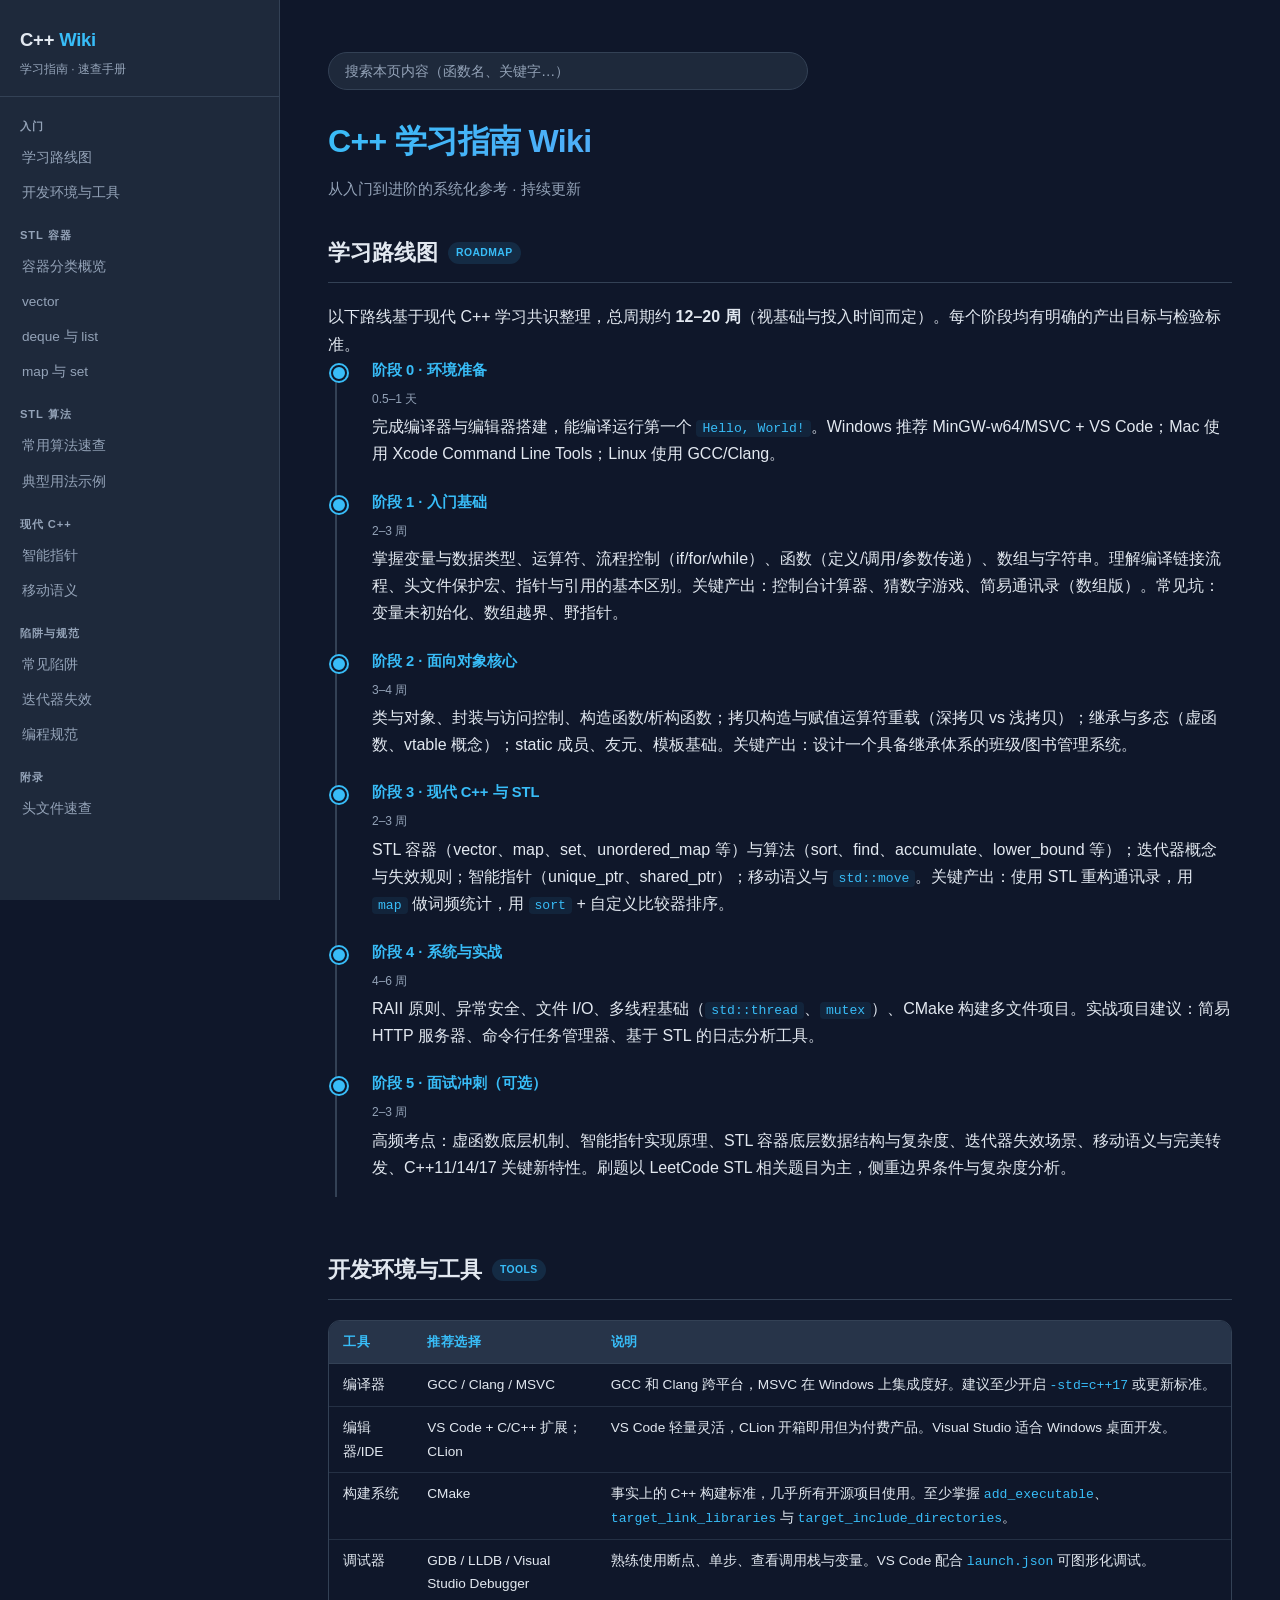
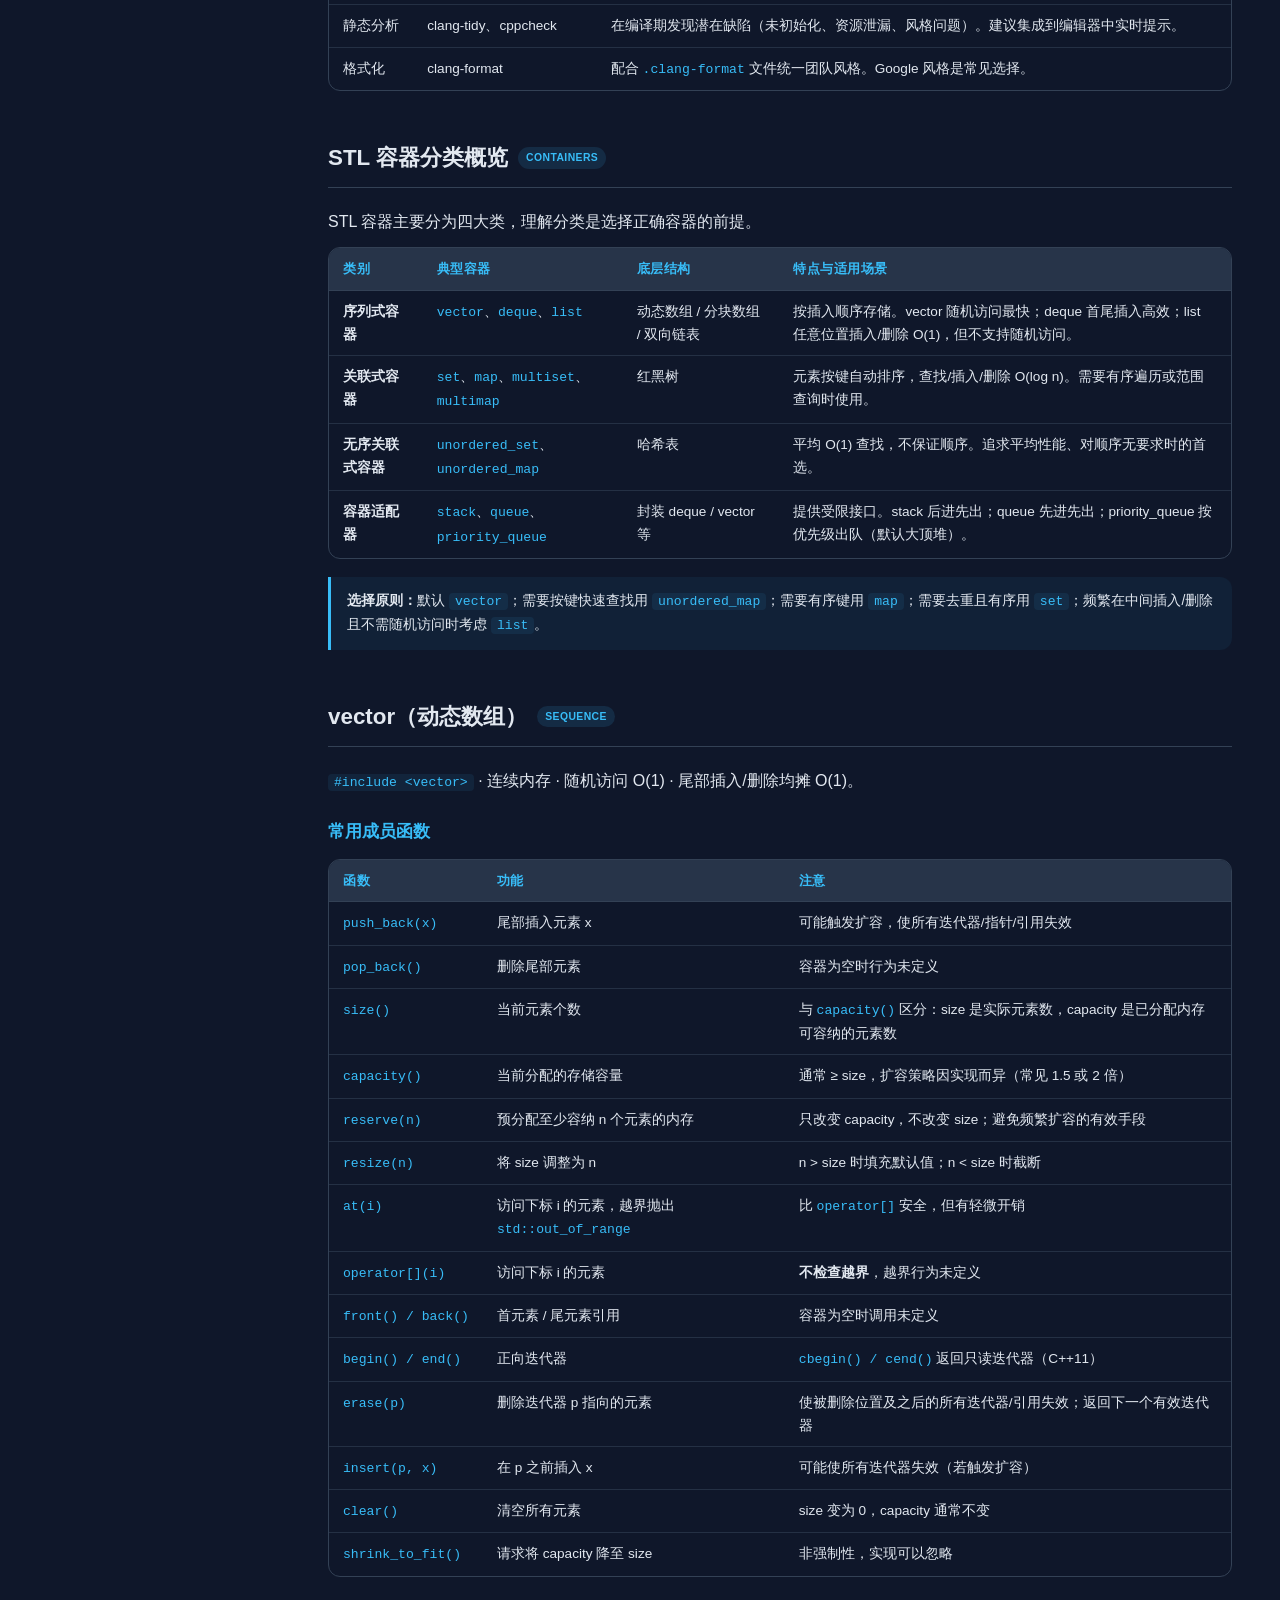
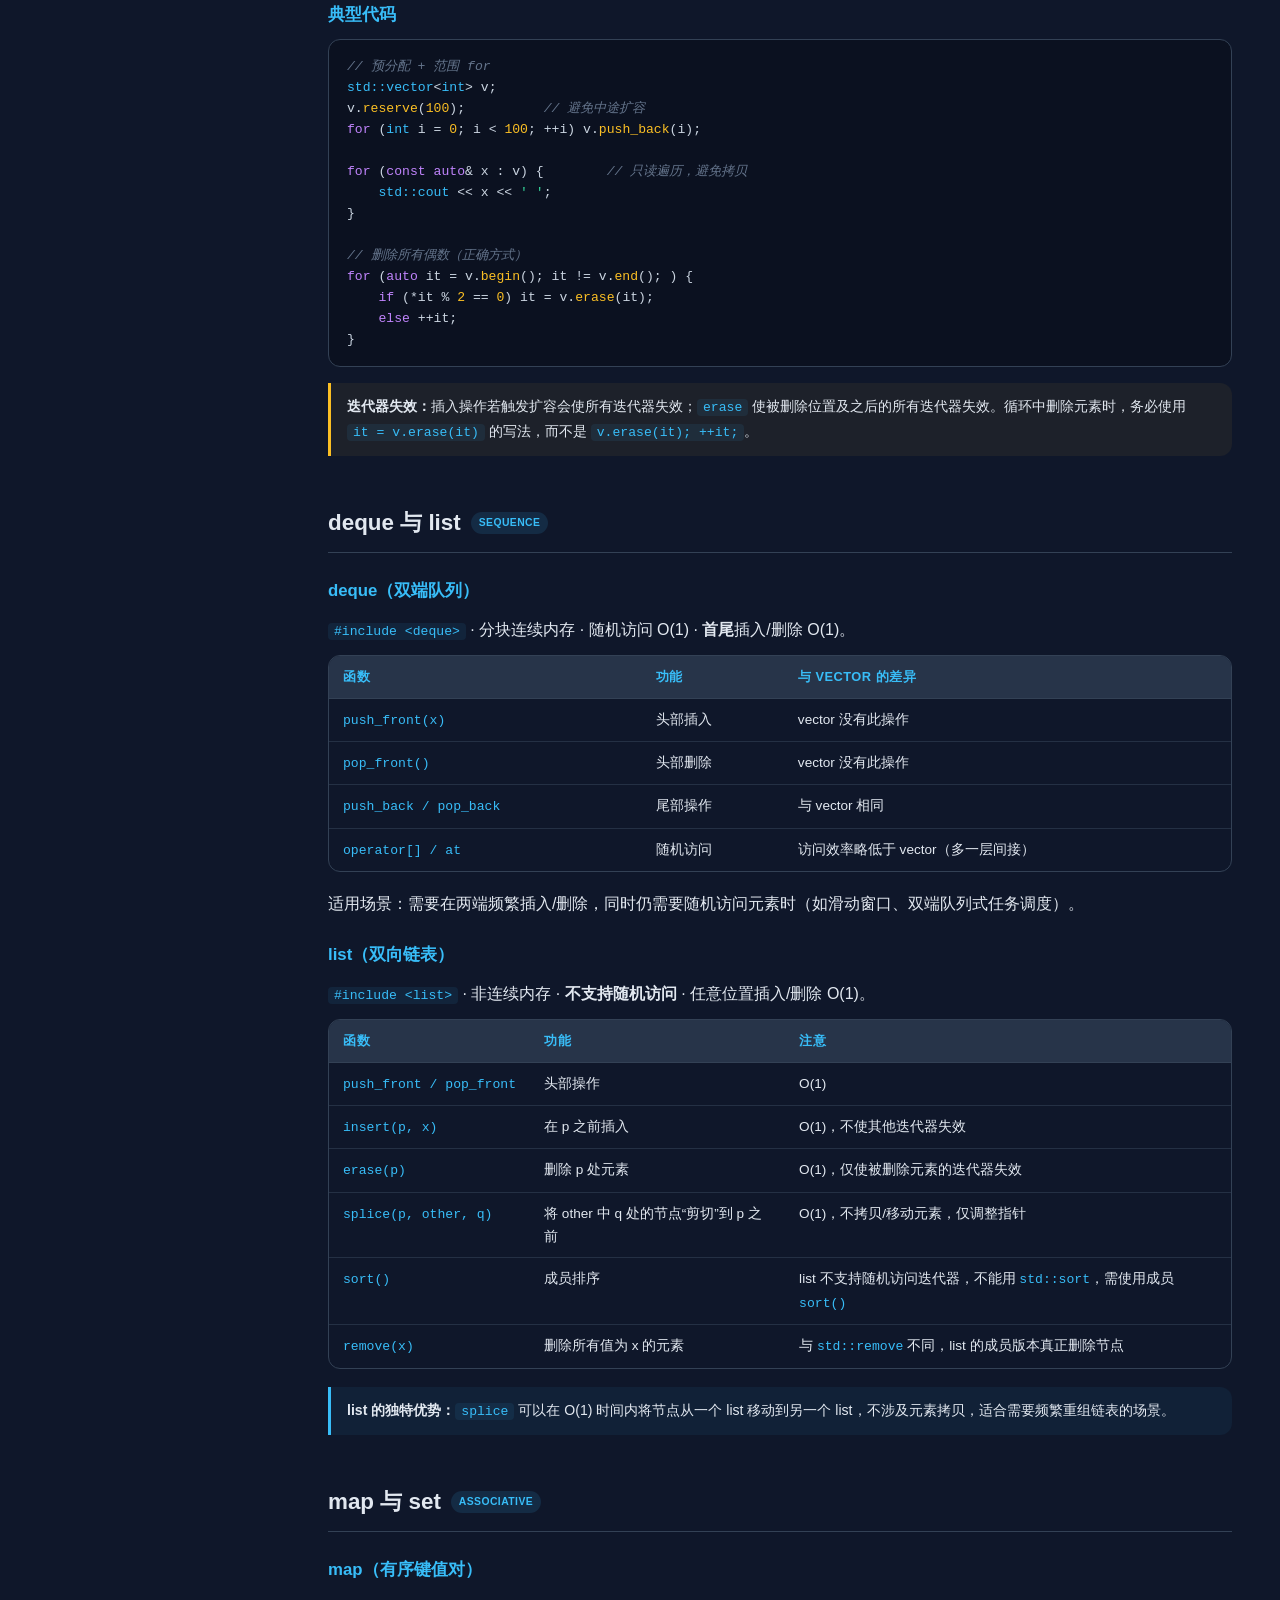
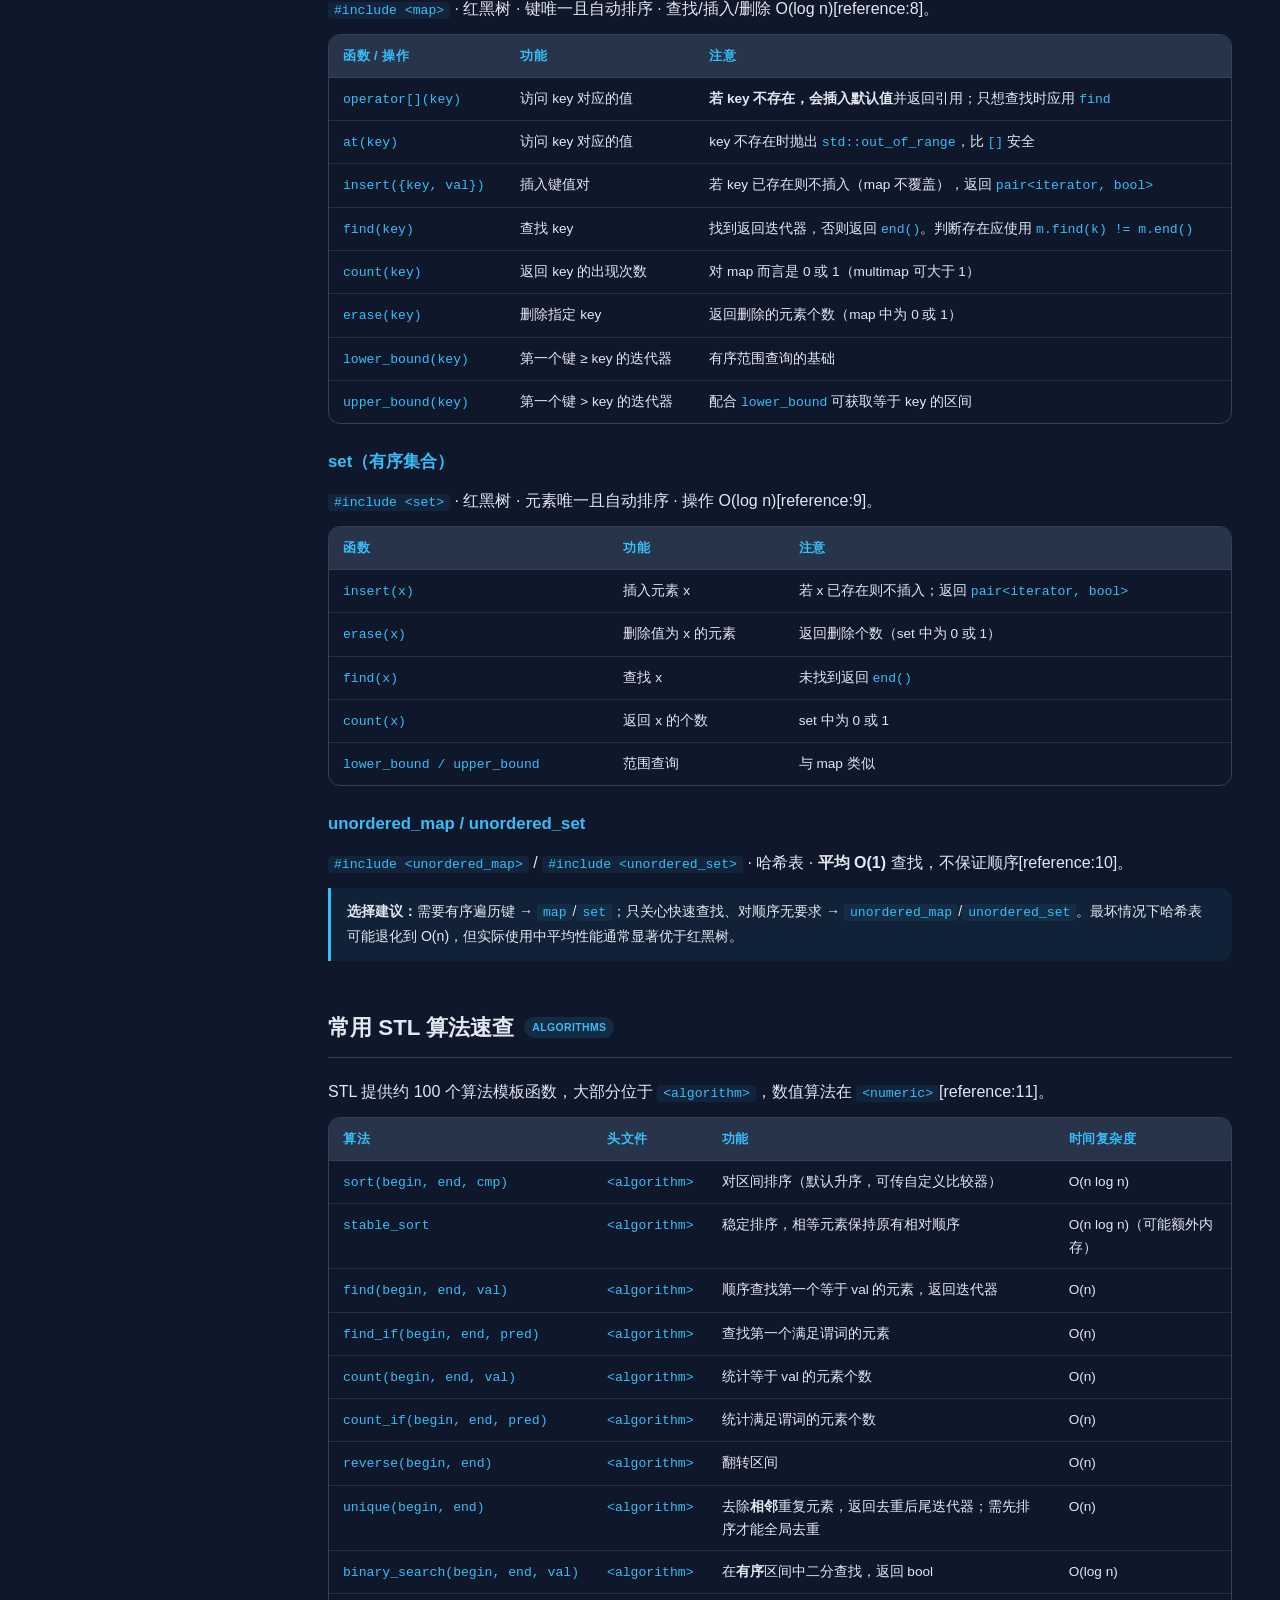
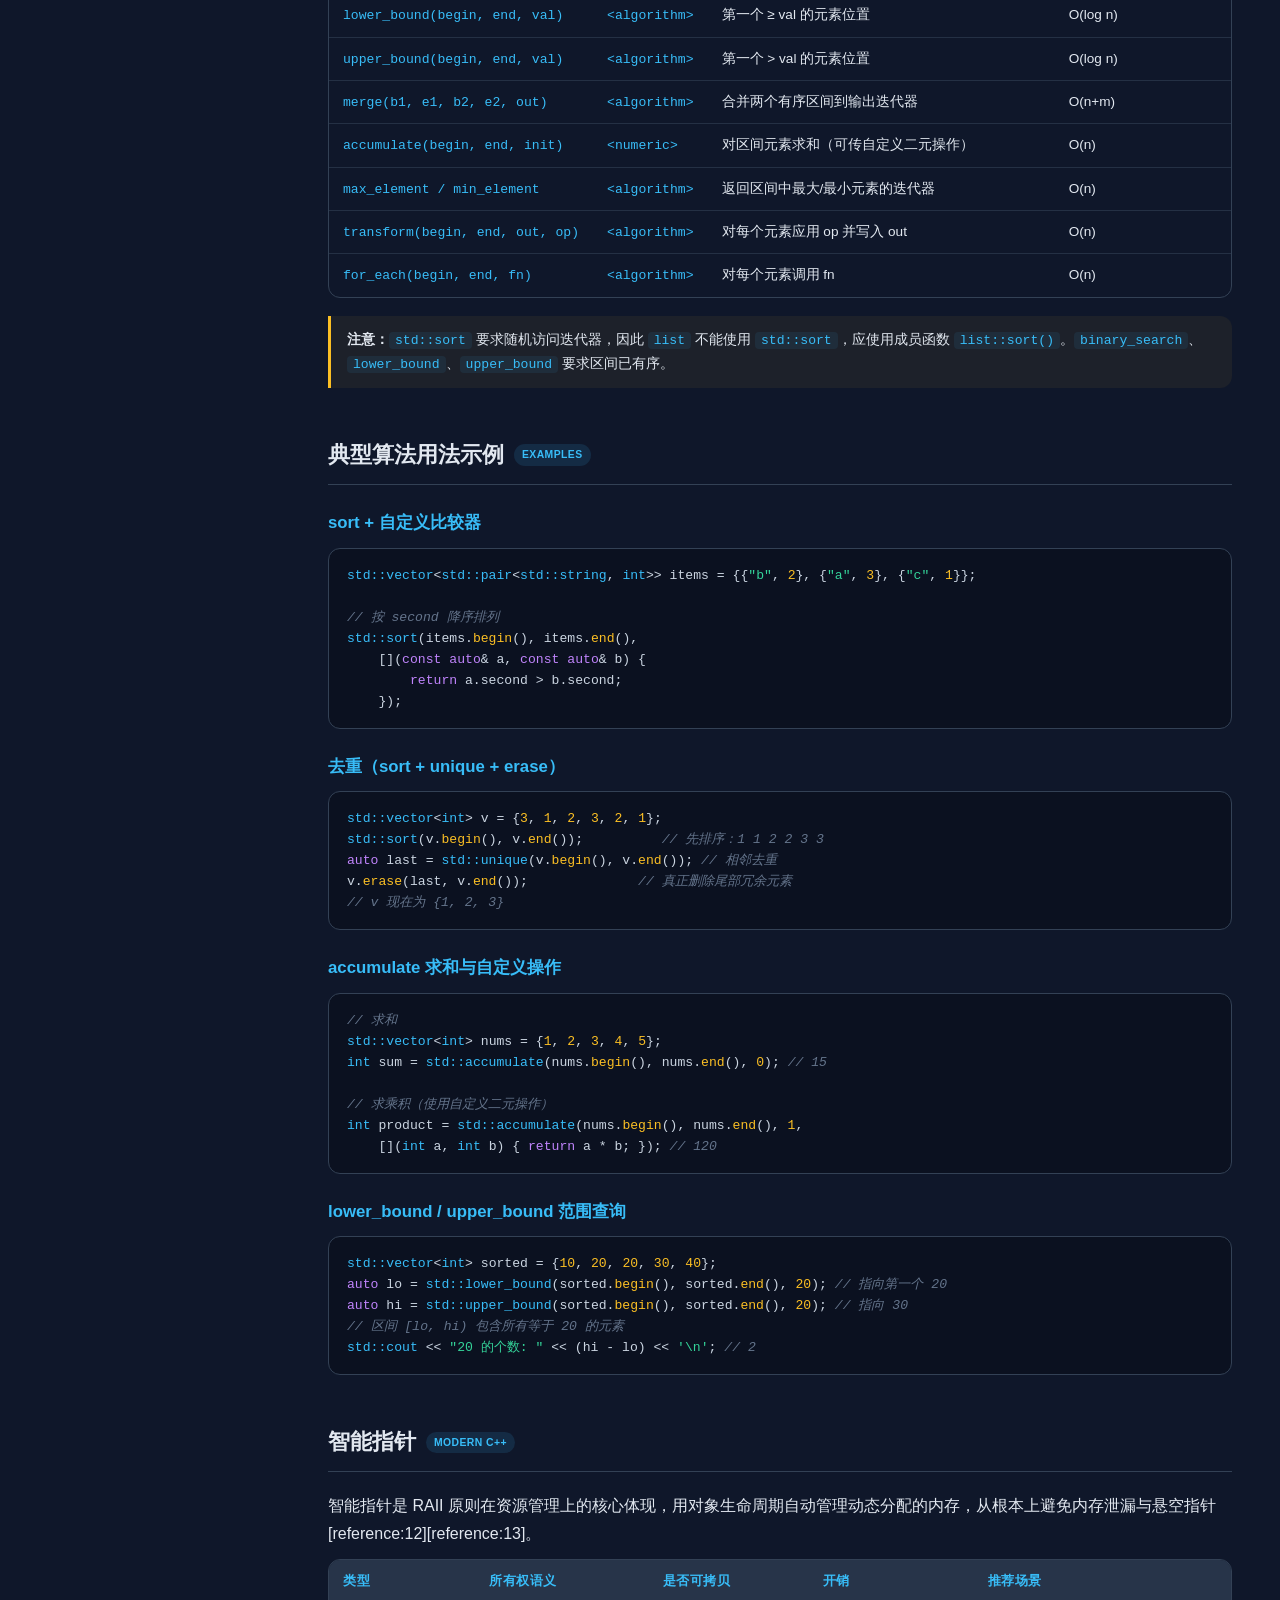
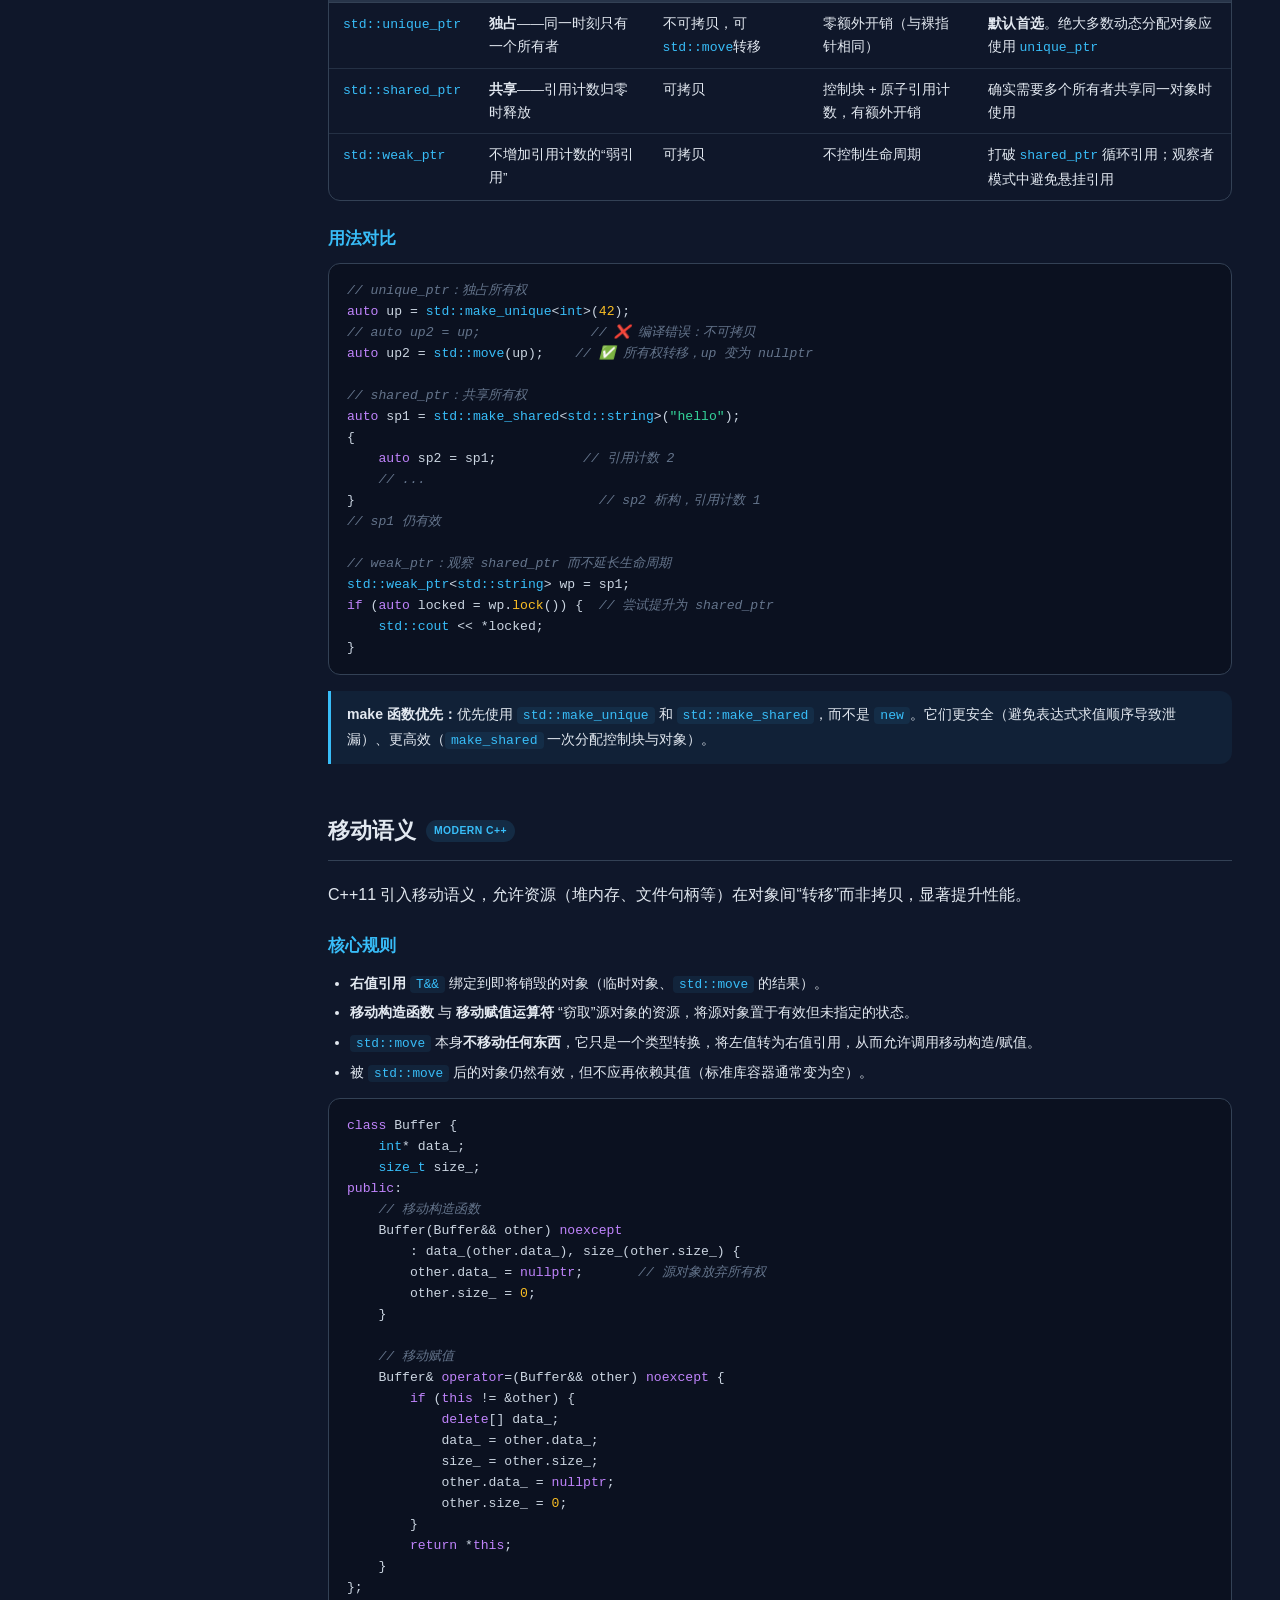
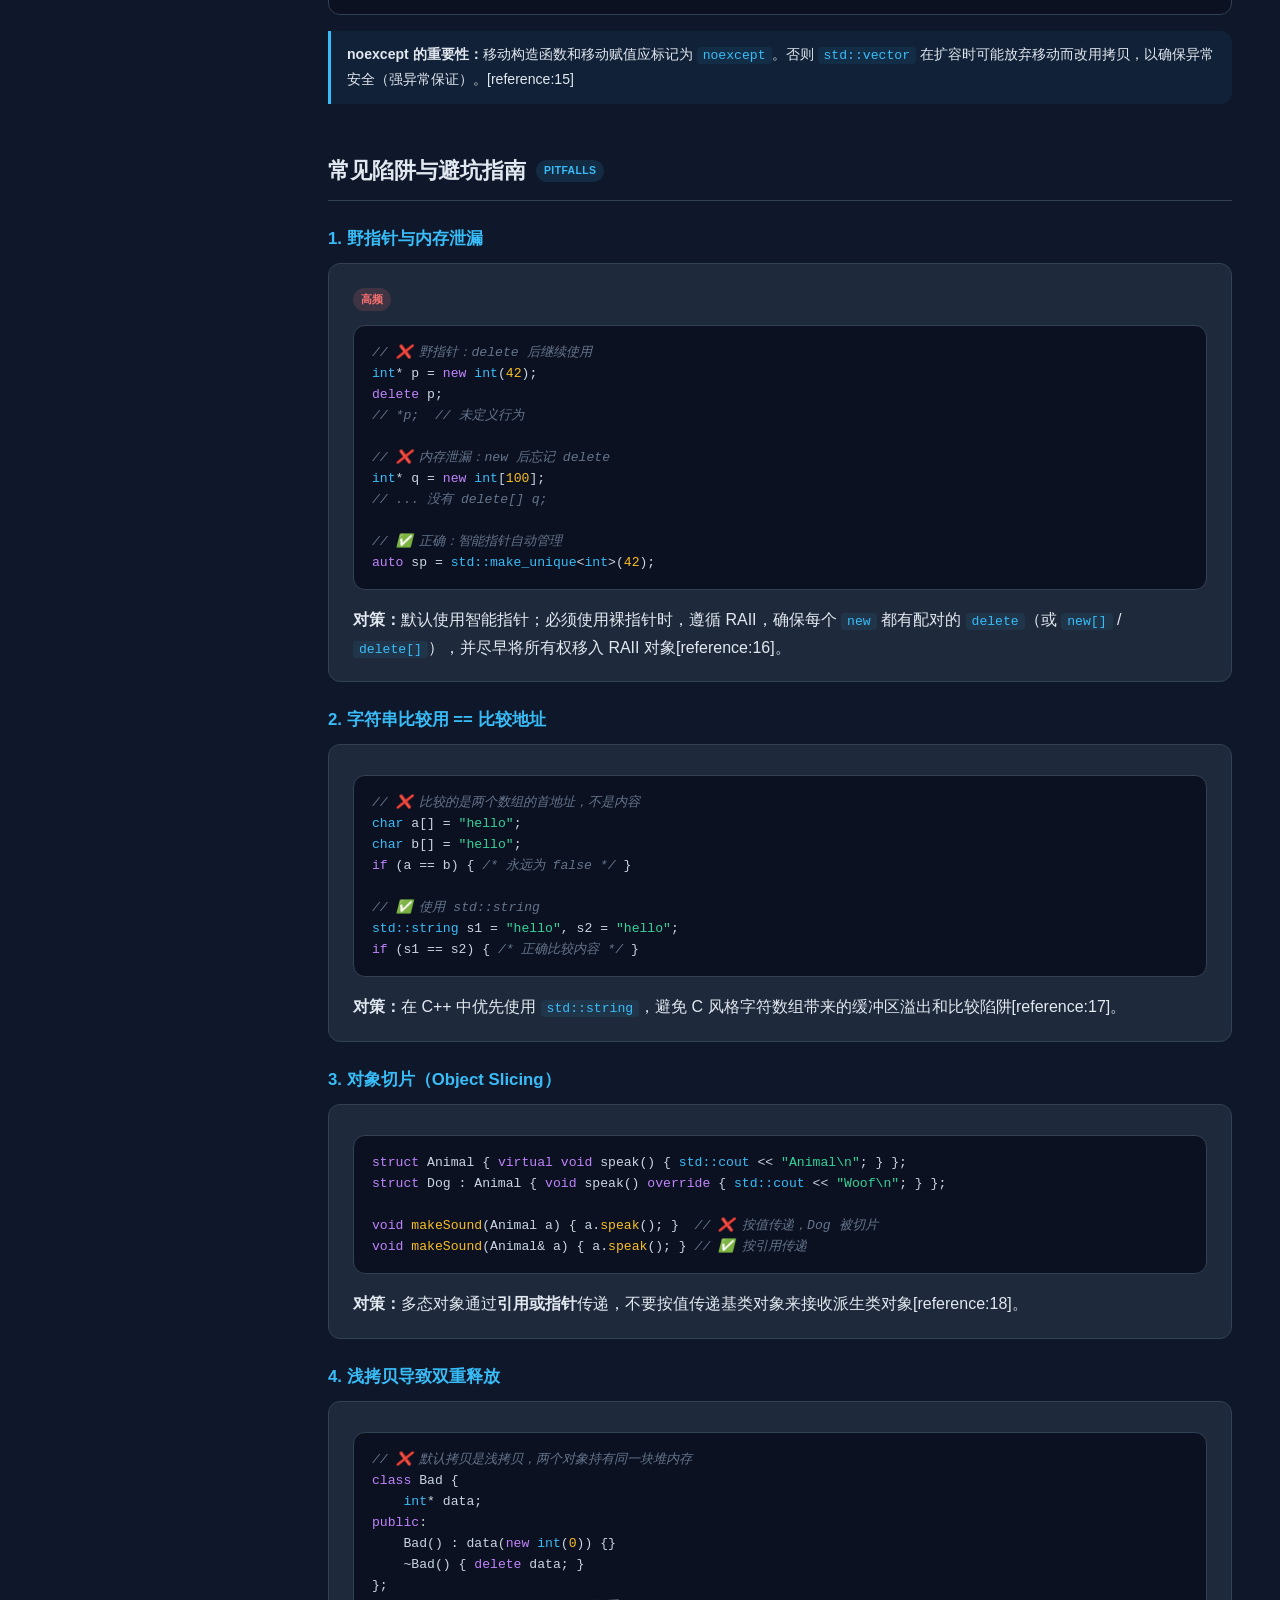
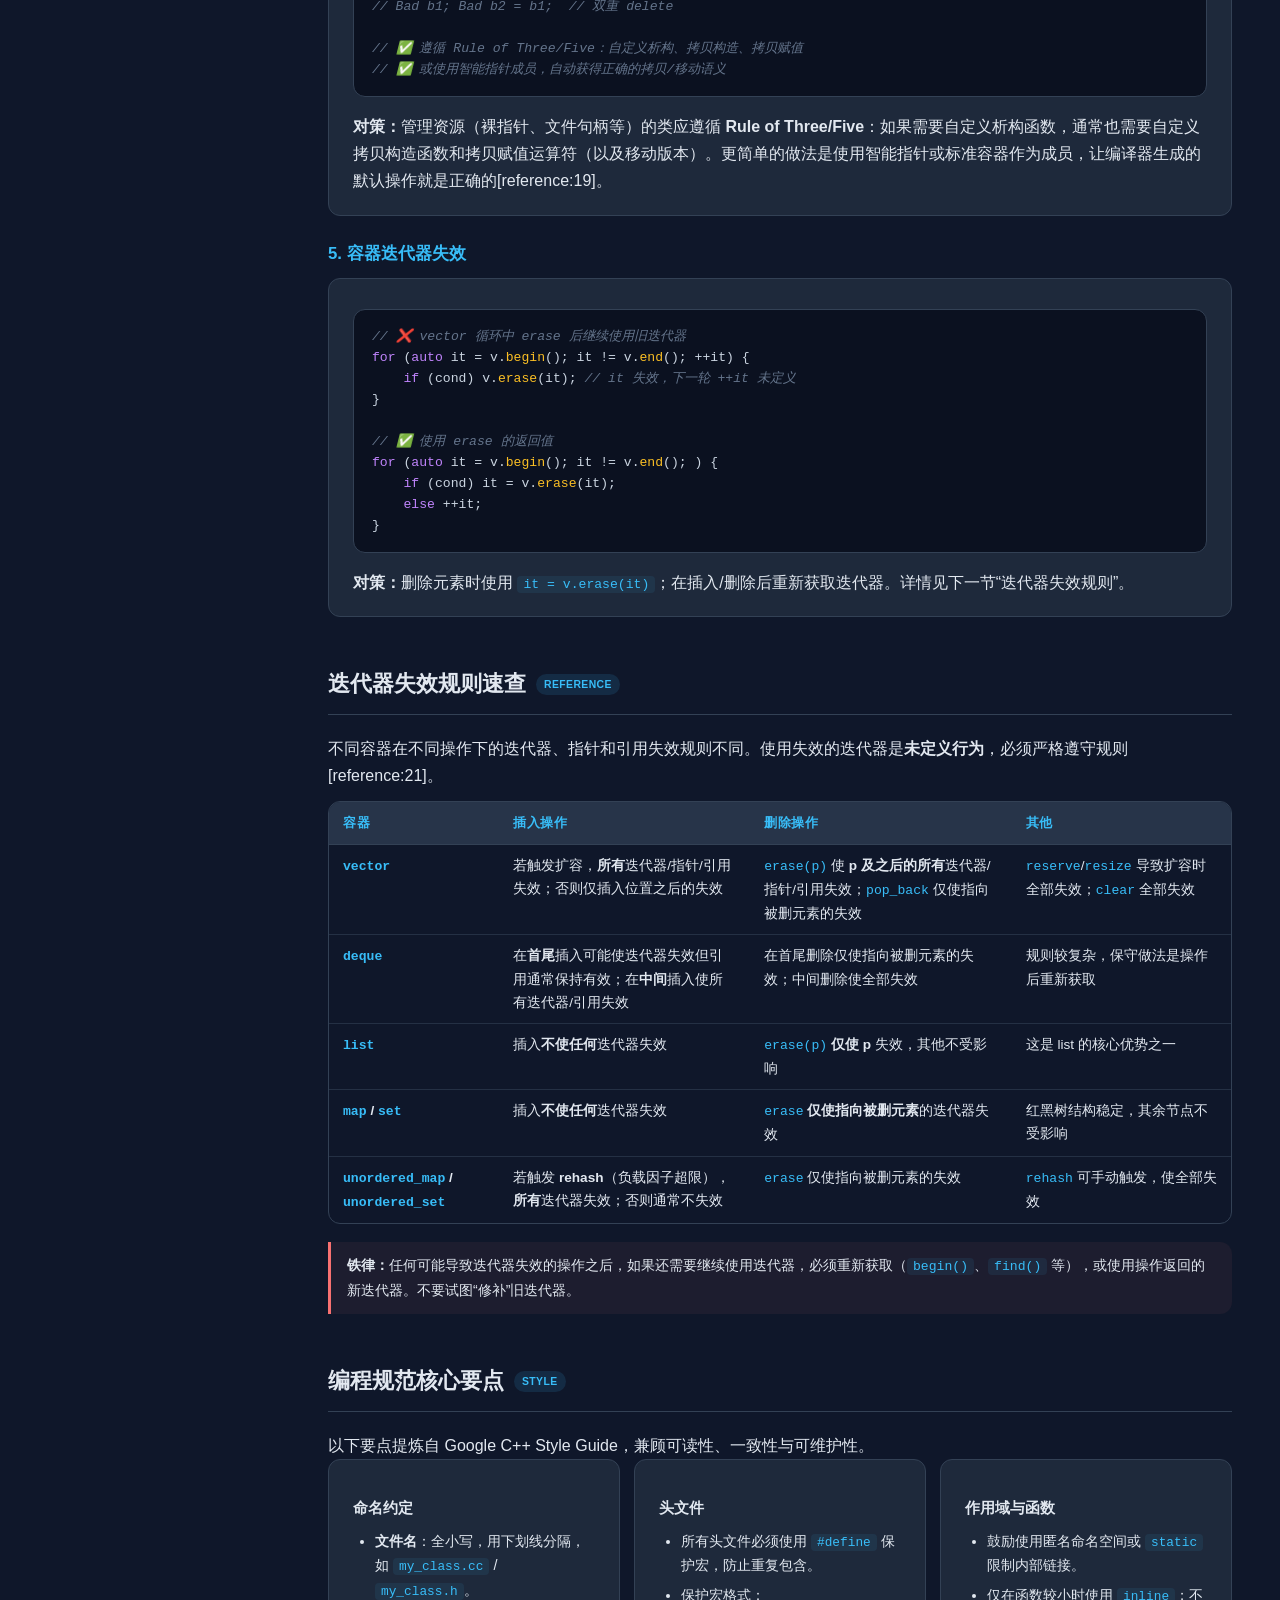
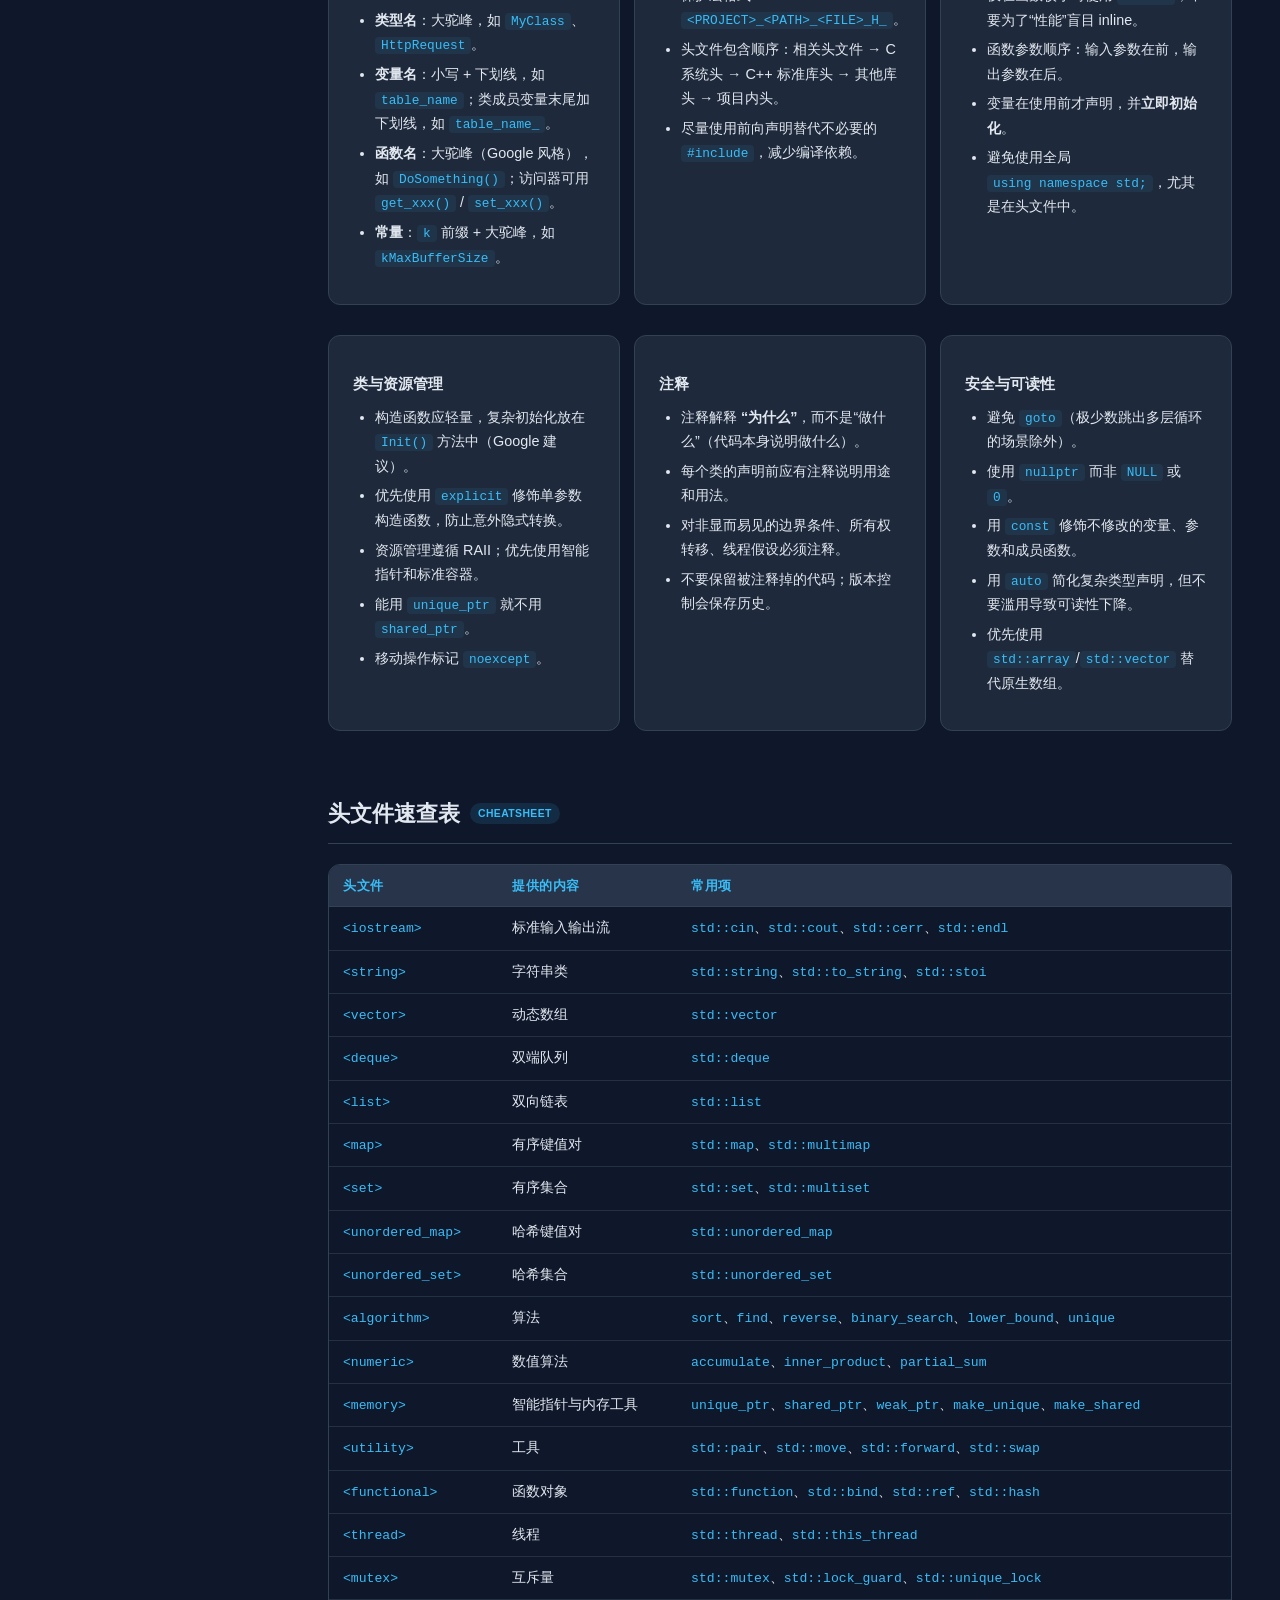
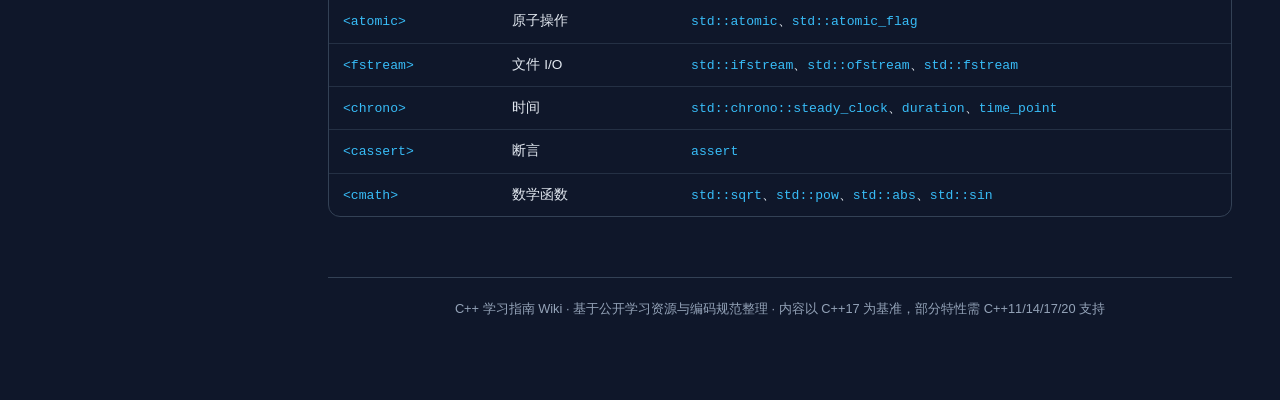
<file: resource/study-notes/cpp-study/cpp-wiki.html>
<!DOCTYPE html>
<html lang="zh-CN">
<head>
<meta charset="UTF-8">
<meta name="viewport" content="width=device-width, initial-scale=1.0">
<title>C++ 学习指南 Wiki</title>
<style>
  :root {
    --bg: #0f172a;
    --surface: #1e293b;
    --surface-2: #273449;
    --border: #334155;
    --text: #e2e8f0;
    --muted: #94a3b8;
    --accent: #38bdf8;
    --accent-2: #818cf8;
    --green: #34d399;
    --amber: #fbbf24;
    --red: #f87171;
    --radius: 12px;
    --mono: "SFMono-Regular", Consolas, "Liberation Mono", Menlo, monospace;
  }

  * { margin: 0; padding: 0; box-sizing: border-box; }

  html { scroll-behavior: smooth; scroll-padding-top: 80px; }

  body {
    font-family: -apple-system, BlinkMacSystemFont, "Segoe UI", "PingFang SC", "Microsoft YaHei", sans-serif;
    background: var(--bg);
    color: var(--text);
    line-height: 1.7;
    display: flex;
    min-height: 100vh;
  }

  /* ========== 侧边栏 ========== */
  .sidebar {
    width: 280px;
    flex-shrink: 0;
    background: var(--surface);
    border-right: 1px solid var(--border);
    height: 100vh;
    position: sticky;
    top: 0;
    overflow-y: auto;
    padding: 24px 0;
    z-index: 100;
  }

  .sidebar-header {
    padding: 0 20px 16px;
    border-bottom: 1px solid var(--border);
    margin-bottom: 12px;
  }

  .sidebar-header h1 {
    font-size: 1.15rem;
    font-weight: 700;
    letter-spacing: -0.01em;
  }

  .sidebar-header h1 span { color: var(--accent); }

  .sidebar-header p {
    font-size: 0.75rem;
    color: var(--muted);
    margin-top: 4px;
  }

  .nav-group { margin-bottom: 8px; }

  .nav-group-title {
    font-size: 0.7rem;
    font-weight: 600;
    text-transform: uppercase;
    letter-spacing: 0.08em;
    color: var(--muted);
    padding: 8px 20px 4px;
  }

  .sidebar a {
    display: block;
    padding: 6px 20px;
    font-size: 0.85rem;
    color: var(--muted);
    text-decoration: none;
    border-left: 2px solid transparent;
    transition: all 0.15s;
  }

  .sidebar a:hover,
  .sidebar a.active {
    color: var(--text);
    background: rgba(56, 189, 248, 0.08);
    border-left-color: var(--accent);
  }

  /* ========== 主内容 ========== */
  .main {
    flex: 1;
    min-width: 0;
    padding: 40px 48px 80px;
    max-width: 1100px;
  }

  /* 搜索栏 */
  .search-bar {
    position: sticky;
    top: 0;
    background: var(--bg);
    padding: 12px 0 16px;
    z-index: 50;
    margin-bottom: 8px;
  }

  .search-bar input {
    width: 100%;
    max-width: 480px;
    padding: 10px 16px;
    font-size: 0.9rem;
    background: var(--surface);
    border: 1px solid var(--border);
    border-radius: 999px;
    color: var(--text);
    outline: none;
    transition: border-color 0.2s;
  }

  .search-bar input:focus { border-color: var(--accent); }
  .search-bar input::placeholder { color: var(--muted); }

  /* 标题 */
  .page-title {
    font-size: 2rem;
    font-weight: 800;
    letter-spacing: -0.02em;
    margin-bottom: 8px;
    background: linear-gradient(135deg, var(--accent), var(--accent-2));
    -webkit-background-clip: text;
    -webkit-text-fill-color: transparent;
    background-clip: text;
  }

  .page-subtitle {
    color: var(--muted);
    font-size: 0.95rem;
    margin-bottom: 32px;
  }

  /* 章节 */
  section {
    margin-bottom: 48px;
    scroll-margin-top: 80px;
  }

  section > h2 {
    font-size: 1.4rem;
    font-weight: 700;
    padding-bottom: 10px;
    margin-bottom: 20px;
    border-bottom: 1px solid var(--border);
    display: flex;
    align-items: center;
    gap: 10px;
  }

  section > h2 .badge {
    font-size: 0.65rem;
    font-weight: 600;
    padding: 2px 8px;
    border-radius: 999px;
    background: rgba(56, 189, 248, 0.12);
    color: var(--accent);
    letter-spacing: 0.04em;
  }

  h3 {
    font-size: 1.05rem;
    font-weight: 600;
    margin: 24px 0 10px;
    color: var(--accent);
  }

  h4 {
    font-size: 0.92rem;
    font-weight: 600;
    margin: 16px 0 6px;
    color: var(--text);
  }

  /* 卡片 */
  .card {
    background: var(--surface);
    border: 1px solid var(--border);
    border-radius: var(--radius);
    padding: 20px 24px;
    margin-bottom: 16px;
  }

  .card-grid {
    display: grid;
    grid-template-columns: repeat(auto-fit, minmax(280px, 1fr));
    gap: 14px;
  }

  /* 表格 */
  .table-wrap {
    overflow-x: auto;
    border: 1px solid var(--border);
    border-radius: var(--radius);
    margin: 12px 0 18px;
  }

  table {
    width: 100%;
    border-collapse: collapse;
    font-size: 0.85rem;
  }

  thead { background: var(--surface-2); }

  th {
    text-align: left;
    padding: 10px 14px;
    font-weight: 600;
    color: var(--accent);
    border-bottom: 1px solid var(--border);
    white-space: nowrap;
    font-size: 0.8rem;
    text-transform: uppercase;
    letter-spacing: 0.04em;
  }

  td {
    padding: 9px 14px;
    border-bottom: 1px solid rgba(51, 65, 85, 0.6);
    vertical-align: top;
  }

  tbody tr:last-child td { border-bottom: none; }

  tbody tr:hover { background: rgba(56, 189, 248, 0.04); }

  code {
    font-family: var(--mono);
    font-size: 0.82rem;
    background: rgba(56, 189, 248, 0.08);
    color: var(--accent);
    padding: 1px 6px;
    border-radius: 4px;
    white-space: nowrap;
  }

  td code { background: transparent; padding: 0; }

  /* 代码块 */
  pre {
    background: #0b1120;
    border: 1px solid var(--border);
    border-radius: var(--radius);
    padding: 16px 18px;
    overflow-x: auto;
    font-family: var(--mono);
    font-size: 0.82rem;
    line-height: 1.6;
    margin: 10px 0 16px;
    color: #cbd5e1;
  }

  pre .kw { color: #c084fc; }
  pre .type { color: #38bdf8; }
  pre .str { color: #34d399; }
  pre .num { color: #fbbf24; }
  pre .cmt { color: #64748b; font-style: italic; }
  pre .fn { color: #fbbf24; }

  /* 提示框 */
  .callout {
    border-left: 3px solid var(--accent);
    background: rgba(56, 189, 248, 0.06);
    padding: 12px 16px;
    border-radius: 0 var(--radius) var(--radius) 0;
    margin: 12px 0;
    font-size: 0.88rem;
  }

  .callout.warn {
    border-left-color: var(--amber);
    background: rgba(251, 191, 36, 0.06);
  }

  .callout.danger {
    border-left-color: var(--red);
    background: rgba(248, 113, 113, 0.06);
  }

  .callout strong { color: var(--text); }

  /* 标签 */
  .tag {
    display: inline-block;
    font-size: 0.7rem;
    font-weight: 600;
    padding: 2px 8px;
    border-radius: 999px;
    margin-right: 6px;
    margin-bottom: 4px;
  }

  .tag.green { background: rgba(52, 211, 153, 0.15); color: var(--green); }
  .tag.amber { background: rgba(251, 191, 36, 0.15); color: var(--amber); }
  .tag.red { background: rgba(248, 113, 113, 0.15); color: var(--red); }
  .tag.blue { background: rgba(56, 189, 248, 0.15); color: var(--accent); }

  /* 时间线 */
  .timeline { position: relative; padding-left: 24px; }

  .timeline::before {
    content: '';
    position: absolute;
    left: 7px;
    top: 6px;
    bottom: 6px;
    width: 2px;
    background: var(--border);
  }

  .timeline-item {
    position: relative;
    padding: 0 0 22px 20px;
  }

  .timeline-item::before {
    content: '';
    position: absolute;
    left: -21px;
    top: 7px;
    width: 12px;
    height: 12px;
    border-radius: 50%;
    background: var(--accent);
    border: 2px solid var(--bg);
    box-shadow: 0 0 0 2px var(--accent);
  }

  .timeline-item h4 { margin-top: 0; color: var(--accent); }

  .timeline-item .stage-meta {
    font-size: 0.75rem;
    color: var(--muted);
    margin-bottom: 4px;
  }

  /* 列表 */
  ul, ol { padding-left: 22px; margin: 8px 0 14px; }

  li { margin-bottom: 5px; font-size: 0.9rem; }

  li code { font-size: 0.8rem; }

  /* 页脚 */
  footer {
    margin-top: 60px;
    padding-top: 20px;
    border-top: 1px solid var(--border);
    font-size: 0.8rem;
    color: var(--muted);
    text-align: center;
  }

  /* 隐藏搜索过滤 */
  .search-hidden { display: none !important; }

  /* 响应式 */
  .menu-toggle {
    display: none;
    position: fixed;
    bottom: 24px;
    right: 24px;
    z-index: 200;
    width: 48px;
    height: 48px;
    border-radius: 50%;
    background: var(--accent);
    color: #0f172a;
    border: none;
    font-size: 1.4rem;
    cursor: pointer;
    box-shadow: 0 4px 16px rgba(56, 189, 248, 0.4);
    align-items: center;
    justify-content: center;
  }

  @media (max-width: 900px) {
    .sidebar {
      position: fixed;
      left: -280px;
      transition: left 0.25s;
    }

    .sidebar.open { left: 0; }

    .main { padding: 24px 20px 80px; }

    .page-title { font-size: 1.5rem; }

    .menu-toggle { display: flex; }

    .card-grid { grid-template-columns: 1fr; }
  }

  /* 滚动条 */
  ::-webkit-scrollbar { width: 6px; height: 6px; }
  ::-webkit-scrollbar-track { background: transparent; }
  ::-webkit-scrollbar-thumb { background: var(--border); border-radius: 3px; }
  ::-webkit-scrollbar-thumb:hover { background: var(--muted); }
</style>
</head>
<body>

<!-- ==================== 侧边栏 ==================== -->
<aside class="sidebar" id="sidebar">
  <div class="sidebar-header">
    <h1>C++ <span>Wiki</span></h1>
    <p>学习指南 · 速查手册</p>
  </div>

  <div class="nav-group">
    <div class="nav-group-title">入门</div>
    <a href="#roadmap">学习路线图</a>
    <a href="#env">开发环境与工具</a>
  </div>

  <div class="nav-group">
    <div class="nav-group-title">STL 容器</div>
    <a href="#stl-overview">容器分类概览</a>
    <a href="#vector">vector</a>
    <a href="#deque-list">deque 与 list</a>
    <a href="#map-set">map 与 set</a>
  </div>

  <div class="nav-group">
    <div class="nav-group-title">STL 算法</div>
    <a href="#algo-common">常用算法速查</a>
    <a href="#algo-examples">典型用法示例</a>
  </div>

  <div class="nav-group">
    <div class="nav-group-title">现代 C++</div>
    <a href="#smart-ptr">智能指针</a>
    <a href="#move">移动语义</a>
  </div>

  <div class="nav-group">
    <div class="nav-group-title">陷阱与规范</div>
    <a href="#pitfalls">常见陷阱</a>
    <a href="#iterator-invalidation">迭代器失效</a>
    <a href="#style">编程规范</a>
  </div>

  <div class="nav-group">
    <div class="nav-group-title">附录</div>
    <a href="#cheatsheet">头文件速查</a>
  </div>
</aside>

<!-- ==================== 主内容 ==================== -->
<main class="main">

  <div class="search-bar">
    <input type="text" id="searchInput" placeholder="搜索本页内容（函数名、关键字…）" autocomplete="off">
  </div>

  <h1 class="page-title">C++ 学习指南 Wiki</h1>
  <p class="page-subtitle">从入门到进阶的系统化参考 · 持续更新</p>

  <!-- ========== 学习路线图 ========== -->
  <section id="roadmap">
    <h2>学习路线图 <span class="badge">ROADMAP</span></h2>
    <p>以下路线基于现代 C++ 学习共识整理，总周期约 <strong>12–20 周</strong>（视基础与投入时间而定）。每个阶段均有明确的产出目标与检验标准。</p>

    <div class="timeline">
      <div class="timeline-item">
        <h4>阶段 0 · 环境准备</h4>
        <div class="stage-meta">0.5–1 天</div>
        <p>完成编译器与编辑器搭建，能编译运行第一个 <code>Hello, World!</code>。Windows 推荐 MinGW-w64/MSVC + VS Code；Mac 使用 Xcode Command Line Tools；Linux 使用 GCC/Clang。</p>
      </div>

      <div class="timeline-item">
        <h4>阶段 1 · 入门基础</h4>
        <div class="stage-meta">2–3 周</div>
        <p>掌握变量与数据类型、运算符、流程控制（if/for/while）、函数（定义/调用/参数传递）、数组与字符串。理解编译链接流程、头文件保护宏、指针与引用的基本区别。关键产出：控制台计算器、猜数字游戏、简易通讯录（数组版）。常见坑：变量未初始化、数组越界、野指针。</p>
      </div>

      <div class="timeline-item">
        <h4>阶段 2 · 面向对象核心</h4>
        <div class="stage-meta">3–4 周</div>
        <p>类与对象、封装与访问控制、构造函数/析构函数；拷贝构造与赋值运算符重载（深拷贝 vs 浅拷贝）；继承与多态（虚函数、vtable 概念）；static 成员、友元、模板基础。关键产出：设计一个具备继承体系的班级/图书管理系统。</p>
      </div>

      <div class="timeline-item">
        <h4>阶段 3 · 现代 C++ 与 STL</h4>
        <div class="stage-meta">2–3 周</div>
        <p>STL 容器（vector、map、set、unordered_map 等）与算法（sort、find、accumulate、lower_bound 等）；迭代器概念与失效规则；智能指针（unique_ptr、shared_ptr）；移动语义与 <code>std::move</code>。关键产出：使用 STL 重构通讯录，用 <code>map</code> 做词频统计，用 <code>sort</code> + 自定义比较器排序。</p>
      </div>

      <div class="timeline-item">
        <h4>阶段 4 · 系统与实战</h4>
        <div class="stage-meta">4–6 周</div>
        <p>RAII 原则、异常安全、文件 I/O、多线程基础（<code>std::thread</code>、<code>mutex</code>）、CMake 构建多文件项目。实战项目建议：简易 HTTP 服务器、命令行任务管理器、基于 STL 的日志分析工具。</p>
      </div>

      <div class="timeline-item">
        <h4>阶段 5 · 面试冲刺（可选）</h4>
        <div class="stage-meta">2–3 周</div>
        <p>高频考点：虚函数底层机制、智能指针实现原理、STL 容器底层数据结构与复杂度、迭代器失效场景、移动语义与完美转发、C++11/14/17 关键新特性。刷题以 LeetCode STL 相关题目为主，侧重边界条件与复杂度分析。</p>
      </div>
    </div>
  </section>

  <!-- ========== 开发环境 ========== -->
  <section id="env">
    <h2>开发环境与工具 <span class="badge">TOOLS</span></h2>
    <div class="table-wrap">
      <table>
        <thead>
          <tr><th>工具</th><th>推荐选择</th><th>说明</th></tr>
        </thead>
        <tbody>
          <tr><td>编译器</td><td>GCC / Clang / MSVC</td><td>GCC 和 Clang 跨平台，MSVC 在 Windows 上集成度好。建议至少开启 <code>-std=c++17</code> 或更新标准。</td></tr>
          <tr><td>编辑器/IDE</td><td>VS Code + C/C++ 扩展；CLion</td><td>VS Code 轻量灵活，CLion 开箱即用但为付费产品。Visual Studio 适合 Windows 桌面开发。</td></tr>
          <tr><td>构建系统</td><td>CMake</td><td>事实上的 C++ 构建标准，几乎所有开源项目使用。至少掌握 <code>add_executable</code>、<code>target_link_libraries</code> 与 <code>target_include_directories</code>。</td></tr>
          <tr><td>调试器</td><td>GDB / LLDB / Visual Studio Debugger</td><td>熟练使用断点、单步、查看调用栈与变量。VS Code 配合 <code>launch.json</code> 可图形化调试。</td></tr>
          <tr><td>静态分析</td><td>clang-tidy、cppcheck</td><td>在编译期发现潜在缺陷（未初始化、资源泄漏、风格问题）。建议集成到编辑器中实时提示。</td></tr>
          <tr><td>格式化</td><td>clang-format</td><td>配合 <code>.clang-format</code> 文件统一团队风格。Google 风格是常见选择。</td></tr>
        </tbody>
      </table>
    </div>
  </section>

  <!-- ========== STL 容器 ========== -->
  <section id="stl-overview">
    <h2>STL 容器分类概览 <span class="badge">CONTAINERS</span></h2>
    <p>STL 容器主要分为四大类，理解分类是选择正确容器的前提。</p>
    <div class="table-wrap">
      <table>
        <thead>
          <tr><th>类别</th><th>典型容器</th><th>底层结构</th><th>特点与适用场景</th></tr>
        </thead>
        <tbody>
          <tr>
            <td><strong>序列式容器</strong></td>
            <td><code>vector</code>、<code>deque</code>、<code>list</code></td>
            <td>动态数组 / 分块数组 / 双向链表</td>
            <td>按插入顺序存储。vector 随机访问最快；deque 首尾插入高效；list 任意位置插入/删除 O(1)，但不支持随机访问。</td>
          </tr>
          <tr>
            <td><strong>关联式容器</strong></td>
            <td><code>set</code>、<code>map</code>、<code>multiset</code>、<code>multimap</code></td>
            <td>红黑树</td>
            <td>元素按键自动排序，查找/插入/删除 O(log n)。需要有序遍历或范围查询时使用。</td>
          </tr>
          <tr>
            <td><strong>无序关联式容器</strong></td>
            <td><code>unordered_set</code>、<code>unordered_map</code></td>
            <td>哈希表</td>
            <td>平均 O(1) 查找，不保证顺序。追求平均性能、对顺序无要求时的首选。</td>
          </tr>
          <tr>
            <td><strong>容器适配器</strong></td>
            <td><code>stack</code>、<code>queue</code>、<code>priority_queue</code></td>
            <td>封装 deque / vector 等</td>
            <td>提供受限接口。stack 后进先出；queue 先进先出；priority_queue 按优先级出队（默认大顶堆）。</td>
          </tr>
        </tbody>
      </table>
    </div>
    <div class="callout">
      <strong>选择原则：</strong>默认 <code>vector</code>；需要按键快速查找用 <code>unordered_map</code>；需要有序键用 <code>map</code>；需要去重且有序用 <code>set</code>；频繁在中间插入/删除且不需随机访问时考虑 <code>list</code>。
    </div>
  </section>

  <!-- ========== vector ========== -->
  <section id="vector">
    <h2>vector（动态数组） <span class="badge">SEQUENCE</span></h2>
    <p><code>#include &lt;vector&gt;</code> · 连续内存 · 随机访问 O(1) · 尾部插入/删除均摊 O(1)。</p>

    <h3>常用成员函数</h3>
    <div class="table-wrap">
      <table>
        <thead>
          <tr><th>函数</th><th>功能</th><th>注意</th></tr>
        </thead>
        <tbody>
          <tr><td><code>push_back(x)</code></td><td>尾部插入元素 x</td><td>可能触发扩容，使所有迭代器/指针/引用失效</td></tr>
          <tr><td><code>pop_back()</code></td><td>删除尾部元素</td><td>容器为空时行为未定义</td></tr>
          <tr><td><code>size()</code></td><td>当前元素个数</td><td>与 <code>capacity()</code> 区分：size 是实际元素数，capacity 是已分配内存可容纳的元素数</td></tr>
          <tr><td><code>capacity()</code></td><td>当前分配的存储容量</td><td>通常 ≥ size，扩容策略因实现而异（常见 1.5 或 2 倍）</td></tr>
          <tr><td><code>reserve(n)</code></td><td>预分配至少容纳 n 个元素的内存</td><td>只改变 capacity，不改变 size；避免频繁扩容的有效手段</td></tr>
          <tr><td><code>resize(n)</code></td><td>将 size 调整为 n</td><td>n &gt; size 时填充默认值；n &lt; size 时截断</td></tr>
          <tr><td><code>at(i)</code></td><td>访问下标 i 的元素，越界抛出 <code>std::out_of_range</code></td><td>比 <code>operator[]</code> 安全，但有轻微开销</td></tr>
          <tr><td><code>operator[](i)</code></td><td>访问下标 i 的元素</td><td><strong>不检查越界</strong>，越界行为未定义</td></tr>
          <tr><td><code>front() / back()</code></td><td>首元素 / 尾元素引用</td><td>容器为空时调用未定义</td></tr>
          <tr><td><code>begin() / end()</code></td><td>正向迭代器</td><td><code>cbegin() / cend()</code> 返回只读迭代器（C++11）</td></tr>
          <tr><td><code>erase(p)</code></td><td>删除迭代器 p 指向的元素</td><td>使被删除位置及之后的所有迭代器/引用失效；返回下一个有效迭代器</td></tr>
          <tr><td><code>insert(p, x)</code></td><td>在 p 之前插入 x</td><td>可能使所有迭代器失效（若触发扩容）</td></tr>
          <tr><td><code>clear()</code></td><td>清空所有元素</td><td>size 变为 0，capacity 通常不变</td></tr>
          <tr><td><code>shrink_to_fit()</code></td><td>请求将 capacity 降至 size</td><td>非强制性，实现可以忽略</td></tr>
        </tbody>
      </table>
    </div>

    <h3>典型代码</h3>
<pre><span class="cmt">// 预分配 + 范围 for</span>
<span class="type">std::vector</span>&lt;<span class="type">int</span>&gt; v;
v.<span class="fn">reserve</span>(<span class="num">100</span>);          <span class="cmt">// 避免中途扩容</span>
<span class="kw">for</span> (<span class="type">int</span> i = <span class="num">0</span>; i &lt; <span class="num">100</span>; ++i) v.<span class="fn">push_back</span>(i);

<span class="kw">for</span> (<span class="kw">const auto</span>&amp; x : v) {        <span class="cmt">// 只读遍历，避免拷贝</span>
    <span class="type">std::cout</span> &lt;&lt; x &lt;&lt; <span class="str">' '</span>;
}

<span class="cmt">// 删除所有偶数（正确方式）</span>
<span class="kw">for</span> (<span class="kw">auto</span> it = v.<span class="fn">begin</span>(); it != v.<span class="fn">end</span>(); ) {
    <span class="kw">if</span> (*it % <span class="num">2</span> == <span class="num">0</span>) it = v.<span class="fn">erase</span>(it);
    <span class="kw">else</span> ++it;
}</pre>
    <div class="callout warn">
      <strong>迭代器失效：</strong>插入操作若触发扩容会使所有迭代器失效；<code>erase</code> 使被删除位置及之后的所有迭代器失效。循环中删除元素时，务必使用 <code>it = v.erase(it)</code> 的写法，而不是 <code>v.erase(it); ++it;</code>。
    </div>
  </section>

  <!-- ========== deque / list ========== -->
  <section id="deque-list">
    <h2>deque 与 list <span class="badge">SEQUENCE</span></h2>

    <h3>deque（双端队列）</h3>
    <p><code>#include &lt;deque&gt;</code> · 分块连续内存 · 随机访问 O(1) · <strong>首尾</strong>插入/删除 O(1)。</p>
    <div class="table-wrap">
      <table>
        <thead><tr><th>函数</th><th>功能</th><th>与 vector 的差异</th></tr></thead>
        <tbody>
          <tr><td><code>push_front(x)</code></td><td>头部插入</td><td>vector 没有此操作</td></tr>
          <tr><td><code>pop_front()</code></td><td>头部删除</td><td>vector 没有此操作</td></tr>
          <tr><td><code>push_back / pop_back</code></td><td>尾部操作</td><td>与 vector 相同</td></tr>
          <tr><td><code>operator[] / at</code></td><td>随机访问</td><td>访问效率略低于 vector（多一层间接）</td></tr>
        </tbody>
      </table>
    </div>
    <p>适用场景：需要在两端频繁插入/删除，同时仍需要随机访问元素时（如滑动窗口、双端队列式任务调度）。</p>

    <h3>list（双向链表）</h3>
    <p><code>#include &lt;list&gt;</code> · 非连续内存 · <strong>不支持随机访问</strong> · 任意位置插入/删除 O(1)。</p>
    <div class="table-wrap">
      <table>
        <thead><tr><th>函数</th><th>功能</th><th>注意</th></tr></thead>
        <tbody>
          <tr><td><code>push_front / pop_front</code></td><td>头部操作</td><td>O(1)</td></tr>
          <tr><td><code>insert(p, x)</code></td><td>在 p 之前插入</td><td>O(1)，不使其他迭代器失效</td></tr>
          <tr><td><code>erase(p)</code></td><td>删除 p 处元素</td><td>O(1)，仅使被删除元素的迭代器失效</td></tr>
          <tr><td><code>splice(p, other, q)</code></td><td>将 other 中 q 处的节点“剪切”到 p 之前</td><td>O(1)，不拷贝/移动元素，仅调整指针</td></tr>
          <tr><td><code>sort()</code></td><td>成员排序</td><td>list 不支持随机访问迭代器，不能用 <code>std::sort</code>，需使用成员 <code>sort()</code></td></tr>
          <tr><td><code>remove(x)</code></td><td>删除所有值为 x 的元素</td><td>与 <code>std::remove</code> 不同，list 的成员版本真正删除节点</td></tr>
        </tbody>
      </table>
    </div>
    <div class="callout">
      <strong>list 的独特优势：</strong><code>splice</code> 可以在 O(1) 时间内将节点从一个 list 移动到另一个 list，不涉及元素拷贝，适合需要频繁重组链表的场景。
    </div>
  </section>

  <!-- ========== map / set ========== -->
  <section id="map-set">
    <h2>map 与 set <span class="badge">ASSOCIATIVE</span></h2>

    <h3>map（有序键值对）</h3>
    <p><code>#include &lt;map&gt;</code> · 红黑树 · 键唯一且自动排序 · 查找/插入/删除 O(log n)[reference:8]。</p>
    <div class="table-wrap">
      <table>
        <thead><tr><th>函数 / 操作</th><th>功能</th><th>注意</th></tr></thead>
        <tbody>
          <tr><td><code>operator[](key)</code></td><td>访问 key 对应的值</td><td><strong>若 key 不存在，会插入默认值</strong>并返回引用；只想查找时应用 <code>find</code></td></tr>
          <tr><td><code>at(key)</code></td><td>访问 key 对应的值</td><td>key 不存在时抛出 <code>std::out_of_range</code>，比 <code>[]</code> 安全</td></tr>
          <tr><td><code>insert({key, val})</code></td><td>插入键值对</td><td>若 key 已存在则不插入（map 不覆盖），返回 <code>pair&lt;iterator, bool&gt;</code></td></tr>
          <tr><td><code>find(key)</code></td><td>查找 key</td><td>找到返回迭代器，否则返回 <code>end()</code>。判断存在应使用 <code>m.find(k) != m.end()</code></td></tr>
          <tr><td><code>count(key)</code></td><td>返回 key 的出现次数</td><td>对 map 而言是 0 或 1（multimap 可大于 1）</td></tr>
          <tr><td><code>erase(key)</code></td><td>删除指定 key</td><td>返回删除的元素个数（map 中为 0 或 1）</td></tr>
          <tr><td><code>lower_bound(key)</code></td><td>第一个键 ≥ key 的迭代器</td><td>有序范围查询的基础</td></tr>
          <tr><td><code>upper_bound(key)</code></td><td>第一个键 &gt; key 的迭代器</td><td>配合 <code>lower_bound</code> 可获取等于 key 的区间</td></tr>
        </tbody>
      </table>
    </div>

    <h3>set（有序集合）</h3>
    <p><code>#include &lt;set&gt;</code> · 红黑树 · 元素唯一且自动排序 · 操作 O(log n)[reference:9]。</p>
    <div class="table-wrap">
      <table>
        <thead><tr><th>函数</th><th>功能</th><th>注意</th></tr></thead>
        <tbody>
          <tr><td><code>insert(x)</code></td><td>插入元素 x</td><td>若 x 已存在则不插入；返回 <code>pair&lt;iterator, bool&gt;</code></td></tr>
          <tr><td><code>erase(x)</code></td><td>删除值为 x 的元素</td><td>返回删除个数（set 中为 0 或 1）</td></tr>
          <tr><td><code>find(x)</code></td><td>查找 x</td><td>未找到返回 <code>end()</code></td></tr>
          <tr><td><code>count(x)</code></td><td>返回 x 的个数</td><td>set 中为 0 或 1</td></tr>
          <tr><td><code>lower_bound / upper_bound</code></td><td>范围查询</td><td>与 map 类似</td></tr>
        </tbody>
      </table>
    </div>

    <h3>unordered_map / unordered_set</h3>
    <p><code>#include &lt;unordered_map&gt;</code> / <code>#include &lt;unordered_set&gt;</code> · 哈希表 · <strong>平均 O(1)</strong> 查找，不保证顺序[reference:10]。</p>
    <div class="callout">
      <strong>选择建议：</strong>需要有序遍历键 → <code>map</code>/<code>set</code>；只关心快速查找、对顺序无要求 → <code>unordered_map</code>/<code>unordered_set</code>。最坏情况下哈希表可能退化到 O(n)，但实际使用中平均性能通常显著优于红黑树。
    </div>
  </section>

  <!-- ========== STL 算法 ========== -->
  <section id="algo-common">
    <h2>常用 STL 算法速查 <span class="badge">ALGORITHMS</span></h2>
    <p>STL 提供约 100 个算法模板函数，大部分位于 <code>&lt;algorithm&gt;</code>，数值算法在 <code>&lt;numeric&gt;</code>[reference:11]。</p>

    <div class="table-wrap">
      <table>
        <thead>
          <tr><th>算法</th><th>头文件</th><th>功能</th><th>时间复杂度</th></tr>
        </thead>
        <tbody>
          <tr><td><code>sort(begin, end, cmp)</code></td><td><code>&lt;algorithm&gt;</code></td><td>对区间排序（默认升序，可传自定义比较器）</td><td>O(n log n)</td></tr>
          <tr><td><code>stable_sort</code></td><td><code>&lt;algorithm&gt;</code></td><td>稳定排序，相等元素保持原有相对顺序</td><td>O(n log n)（可能额外内存）</td></tr>
          <tr><td><code>find(begin, end, val)</code></td><td><code>&lt;algorithm&gt;</code></td><td>顺序查找第一个等于 val 的元素，返回迭代器</td><td>O(n)</td></tr>
          <tr><td><code>find_if(begin, end, pred)</code></td><td><code>&lt;algorithm&gt;</code></td><td>查找第一个满足谓词的元素</td><td>O(n)</td></tr>
          <tr><td><code>count(begin, end, val)</code></td><td><code>&lt;algorithm&gt;</code></td><td>统计等于 val 的元素个数</td><td>O(n)</td></tr>
          <tr><td><code>count_if(begin, end, pred)</code></td><td><code>&lt;algorithm&gt;</code></td><td>统计满足谓词的元素个数</td><td>O(n)</td></tr>
          <tr><td><code>reverse(begin, end)</code></td><td><code>&lt;algorithm&gt;</code></td><td>翻转区间</td><td>O(n)</td></tr>
          <tr><td><code>unique(begin, end)</code></td><td><code>&lt;algorithm&gt;</code></td><td>去除<strong>相邻</strong>重复元素，返回去重后尾迭代器；需先排序才能全局去重</td><td>O(n)</td></tr>
          <tr><td><code>binary_search(begin, end, val)</code></td><td><code>&lt;algorithm&gt;</code></td><td>在<strong>有序</strong>区间中二分查找，返回 bool</td><td>O(log n)</td></tr>
          <tr><td><code>lower_bound(begin, end, val)</code></td><td><code>&lt;algorithm&gt;</code></td><td>第一个 ≥ val 的元素位置</td><td>O(log n)</td></tr>
          <tr><td><code>upper_bound(begin, end, val)</code></td><td><code>&lt;algorithm&gt;</code></td><td>第一个 &gt; val 的元素位置</td><td>O(log n)</td></tr>
          <tr><td><code>merge(b1, e1, b2, e2, out)</code></td><td><code>&lt;algorithm&gt;</code></td><td>合并两个有序区间到输出迭代器</td><td>O(n+m)</td></tr>
          <tr><td><code>accumulate(begin, end, init)</code></td><td><code>&lt;numeric&gt;</code></td><td>对区间元素求和（可传自定义二元操作）</td><td>O(n)</td></tr>
          <tr><td><code>max_element / min_element</code></td><td><code>&lt;algorithm&gt;</code></td><td>返回区间中最大/最小元素的迭代器</td><td>O(n)</td></tr>
          <tr><td><code>transform(begin, end, out, op)</code></td><td><code>&lt;algorithm&gt;</code></td><td>对每个元素应用 op 并写入 out</td><td>O(n)</td></tr>
          <tr><td><code>for_each(begin, end, fn)</code></td><td><code>&lt;algorithm&gt;</code></td><td>对每个元素调用 fn</td><td>O(n)</td></tr>
        </tbody>
      </table>
    </div>

    <div class="callout warn">
      <strong>注意：</strong><code>std::sort</code> 要求随机访问迭代器，因此 <code>list</code> 不能使用 <code>std::sort</code>，应使用成员函数 <code>list::sort()</code>。<code>binary_search</code>、<code>lower_bound</code>、<code>upper_bound</code> 要求区间已有序。
    </div>
  </section>

  <section id="algo-examples">
    <h2>典型算法用法示例 <span class="badge">EXAMPLES</span></h2>

    <h3>sort + 自定义比较器</h3>
<pre><span class="type">std::vector</span>&lt;<span class="type">std::pair</span>&lt;<span class="type">std::string</span>, <span class="type">int</span>&gt;&gt; items = {{<span class="str">"b"</span>, <span class="num">2</span>}, {<span class="str">"a"</span>, <span class="num">3</span>}, {<span class="str">"c"</span>, <span class="num">1</span>}};

<span class="cmt">// 按 second 降序排列</span>
<span class="type">std::sort</span>(items.<span class="fn">begin</span>(), items.<span class="fn">end</span>(),
    [](<span class="kw">const auto</span>&amp; a, <span class="kw">const auto</span>&amp; b) {
        <span class="kw">return</span> a.second &gt; b.second;
    });</pre>

    <h3>去重（sort + unique + erase）</h3>
<pre><span class="type">std::vector</span>&lt;<span class="type">int</span>&gt; v = {<span class="num">3</span>, <span class="num">1</span>, <span class="num">2</span>, <span class="num">3</span>, <span class="num">2</span>, <span class="num">1</span>};
<span class="type">std::sort</span>(v.<span class="fn">begin</span>(), v.<span class="fn">end</span>());          <span class="cmt">// 先排序：1 1 2 2 3 3</span>
<span class="kw">auto</span> last = <span class="type">std::unique</span>(v.<span class="fn">begin</span>(), v.<span class="fn">end</span>()); <span class="cmt">// 相邻去重</span>
v.<span class="fn">erase</span>(last, v.<span class="fn">end</span>());              <span class="cmt">// 真正删除尾部冗余元素</span>
<span class="cmt">// v 现在为 {1, 2, 3}</span></pre>

    <h3>accumulate 求和与自定义操作</h3>
<pre><span class="cmt">// 求和</span>
<span class="type">std::vector</span>&lt;<span class="type">int</span>&gt; nums = {<span class="num">1</span>, <span class="num">2</span>, <span class="num">3</span>, <span class="num">4</span>, <span class="num">5</span>};
<span class="type">int</span> sum = <span class="type">std::accumulate</span>(nums.<span class="fn">begin</span>(), nums.<span class="fn">end</span>(), <span class="num">0</span>); <span class="cmt">// 15</span>

<span class="cmt">// 求乘积（使用自定义二元操作）</span>
<span class="type">int</span> product = <span class="type">std::accumulate</span>(nums.<span class="fn">begin</span>(), nums.<span class="fn">end</span>(), <span class="num">1</span>,
    [](<span class="type">int</span> a, <span class="type">int</span> b) { <span class="kw">return</span> a * b; }); <span class="cmt">// 120</span></pre>

    <h3>lower_bound / upper_bound 范围查询</h3>
<pre><span class="type">std::vector</span>&lt;<span class="type">int</span>&gt; sorted = {<span class="num">10</span>, <span class="num">20</span>, <span class="num">20</span>, <span class="num">30</span>, <span class="num">40</span>};
<span class="kw">auto</span> lo = <span class="type">std::lower_bound</span>(sorted.<span class="fn">begin</span>(), sorted.<span class="fn">end</span>(), <span class="num">20</span>); <span class="cmt">// 指向第一个 20</span>
<span class="kw">auto</span> hi = <span class="type">std::upper_bound</span>(sorted.<span class="fn">begin</span>(), sorted.<span class="fn">end</span>(), <span class="num">20</span>); <span class="cmt">// 指向 30</span>
<span class="cmt">// 区间 [lo, hi) 包含所有等于 20 的元素</span>
<span class="type">std::cout</span> &lt;&lt; <span class="str">"20 的个数: "</span> &lt;&lt; (hi - lo) &lt;&lt; <span class="str">'\n'</span>; <span class="cmt">// 2</span></pre>
  </section>

  <!-- ========== 智能指针 ========== -->
  <section id="smart-ptr">
    <h2>智能指针 <span class="badge">MODERN C++</span></h2>
    <p>智能指针是 RAII 原则在资源管理上的核心体现，用对象生命周期自动管理动态分配的内存，从根本上避免内存泄漏与悬空指针[reference:12][reference:13]。</p>

    <div class="table-wrap">
      <table>
        <thead>
          <tr><th>类型</th><th>所有权语义</th><th>是否可拷贝</th><th>开销</th><th>推荐场景</th></tr>
        </thead>
        <tbody>
          <tr>
            <td><code>std::unique_ptr</code></td>
            <td><strong>独占</strong>——同一时刻只有一个所有者</td>
            <td>不可拷贝，可<code>std::move</code>转移</td>
            <td>零额外开销（与裸指针相同）</td>
            <td><strong>默认首选</strong>。绝大多数动态分配对象应使用 <code>unique_ptr</code></td>
          </tr>
          <tr>
            <td><code>std::shared_ptr</code></td>
            <td><strong>共享</strong>——引用计数归零时释放</td>
            <td>可拷贝</td>
            <td>控制块 + 原子引用计数，有额外开销</td>
            <td>确实需要多个所有者共享同一对象时使用</td>
          </tr>
          <tr>
            <td><code>std::weak_ptr</code></td>
            <td>不增加引用计数的“弱引用”</td>
            <td>可拷贝</td>
            <td>不控制生命周期</td>
            <td>打破 <code>shared_ptr</code> 循环引用；观察者模式中避免悬挂引用</td>
          </tr>
        </tbody>
      </table>
    </div>

    <h3>用法对比</h3>
<pre><span class="cmt">// unique_ptr：独占所有权</span>
<span class="kw">auto</span> up = <span class="type">std::make_unique</span>&lt;<span class="type">int</span>&gt;(<span class="num">42</span>);
<span class="cmt">// auto up2 = up;              // ❌ 编译错误：不可拷贝</span>
<span class="kw">auto</span> up2 = <span class="type">std::move</span>(up);    <span class="cmt">// ✅ 所有权转移，up 变为 nullptr</span>

<span class="cmt">// shared_ptr：共享所有权</span>
<span class="kw">auto</span> sp1 = <span class="type">std::make_shared</span>&lt;<span class="type">std::string</span>&gt;(<span class="str">"hello"</span>);
{
    <span class="kw">auto</span> sp2 = sp1;           <span class="cmt">// 引用计数 2</span>
    <span class="cmt">// ...</span>
}                               <span class="cmt">// sp2 析构，引用计数 1</span>
<span class="cmt">// sp1 仍有效</span>

<span class="cmt">// weak_ptr：观察 shared_ptr 而不延长生命周期</span>
<span class="type">std::weak_ptr</span>&lt;<span class="type">std::string</span>&gt; wp = sp1;
<span class="kw">if</span> (<span class="kw">auto</span> locked = wp.<span class="fn">lock</span>()) {  <span class="cmt">// 尝试提升为 shared_ptr</span>
    <span class="type">std::cout</span> &lt;&lt; *locked;
}</pre>

    <div class="callout">
      <strong>make 函数优先：</strong>优先使用 <code>std::make_unique</code> 和 <code>std::make_shared</code>，而不是 <code>new</code>。它们更安全（避免表达式求值顺序导致泄漏）、更高效（<code>make_shared</code> 一次分配控制块与对象）。
    </div>
  </section>

  <!-- ========== 移动语义 ========== -->
  <section id="move">
    <h2>移动语义 <span class="badge">MODERN C++</span></h2>
    <p>C++11 引入移动语义，允许资源（堆内存、文件句柄等）在对象间“转移”而非拷贝，显著提升性能。</p>

    <h3>核心规则</h3>
    <ul>
      <li><strong>右值引用</strong> <code>T&amp;&amp;</code> 绑定到即将销毁的对象（临时对象、<code>std::move</code> 的结果）。</li>
      <li><strong>移动构造函数</strong> 与 <strong>移动赋值运算符</strong> “窃取”源对象的资源，将源对象置于有效但未指定的状态。</li>
      <li><code>std::move</code> 本身<strong>不移动任何东西</strong>，它只是一个类型转换，将左值转为右值引用，从而允许调用移动构造/赋值。</li>
      <li>被 <code>std::move</code> 后的对象仍然有效，但不应再依赖其值（标准库容器通常变为空）。</li>
    </ul>

<pre><span class="kw">class</span> Buffer {
    <span class="type">int</span>* data_;
    <span class="type">size_t</span> size_;
<span class="kw">public</span>:
    <span class="cmt">// 移动构造函数</span>
    Buffer(Buffer&amp;&amp; other) <span class="kw">noexcept</span>
        : data_(other.data_), size_(other.size_) {
        other.data_ = <span class="kw">nullptr</span>;       <span class="cmt">// 源对象放弃所有权</span>
        other.size_ = <span class="num">0</span>;
    }

    <span class="cmt">// 移动赋值</span>
    Buffer&amp; <span class="kw">operator</span>=(Buffer&amp;&amp; other) <span class="kw">noexcept</span> {
        <span class="kw">if</span> (<span class="kw">this</span> != &amp;other) {
            <span class="kw">delete</span>[] data_;
            data_ = other.data_;
            size_ = other.size_;
            other.data_ = <span class="kw">nullptr</span>;
            other.size_ = <span class="num">0</span>;
        }
        <span class="kw">return</span> *<span class="kw">this</span>;
    }
};</pre>

    <div class="callout">
      <strong>noexcept 的重要性：</strong>移动构造函数和移动赋值应标记为 <code>noexcept</code>。否则 <code>std::vector</code> 在扩容时可能放弃移动而改用拷贝，以确保异常安全（强异常保证）。[reference:15]
    </div>
  </section>

  <!-- ========== 常见陷阱 ========== -->
  <section id="pitfalls">
    <h2>常见陷阱与避坑指南 <span class="badge">PITFALLS</span></h2>

    <h3>1. 野指针与内存泄漏</h3>
    <div class="card">
      <p><span class="tag red">高频</span></p>
<pre><span class="cmt">// ❌ 野指针：delete 后继续使用</span>
<span class="type">int</span>* p = <span class="kw">new</span> <span class="type">int</span>(<span class="num">42</span>);
<span class="kw">delete</span> p;
<span class="cmt">// *p;  // 未定义行为</span>

<span class="cmt">// ❌ 内存泄漏：new 后忘记 delete</span>
<span class="type">int</span>* q = <span class="kw">new</span> <span class="type">int</span>[<span class="num">100</span>];
<span class="cmt">// ... 没有 delete[] q;</span>

<span class="cmt">// ✅ 正确：智能指针自动管理</span>
<span class="kw">auto</span> sp = <span class="type">std::make_unique</span>&lt;<span class="type">int</span>&gt;(<span class="num">42</span>);</pre>
      <p><strong>对策：</strong>默认使用智能指针；必须使用裸指针时，遵循 RAII，确保每个 <code>new</code> 都有配对的 <code>delete</code>（或 <code>new[]</code> / <code>delete[]</code>），并尽早将所有权移入 RAII 对象[reference:16]。</p>
    </div>

    <h3>2. 字符串比较用 == 比较地址</h3>
    <div class="card">
<pre><span class="cmt">// ❌ 比较的是两个数组的首地址，不是内容</span>
<span class="type">char</span> a[] = <span class="str">"hello"</span>;
<span class="type">char</span> b[] = <span class="str">"hello"</span>;
<span class="kw">if</span> (a == b) { <span class="cmt">/* 永远为 false */</span> }

<span class="cmt">// ✅ 使用 std::string</span>
<span class="type">std::string</span> s1 = <span class="str">"hello"</span>, s2 = <span class="str">"hello"</span>;
<span class="kw">if</span> (s1 == s2) { <span class="cmt">/* 正确比较内容 */</span> }</pre>
      <p><strong>对策：</strong>在 C++ 中优先使用 <code>std::string</code>，避免 C 风格字符数组带来的缓冲区溢出和比较陷阱[reference:17]。</p>
    </div>

    <h3>3. 对象切片（Object Slicing）</h3>
    <div class="card">
<pre><span class="kw">struct</span> Animal { <span class="kw">virtual void</span> speak() { <span class="type">std::cout</span> &lt;&lt; <span class="str">"Animal\n"</span>; } };
<span class="kw">struct</span> Dog : Animal { <span class="kw">void</span> speak() <span class="kw">override</span> { <span class="type">std::cout</span> &lt;&lt; <span class="str">"Woof\n"</span>; } };

<span class="kw">void</span> <span class="fn">makeSound</span>(Animal a) { a.<span class="fn">speak</span>(); }  <span class="cmt">// ❌ 按值传递，Dog 被切片</span>
<span class="kw">void</span> <span class="fn">makeSound</span>(Animal&amp; a) { a.<span class="fn">speak</span>(); } <span class="cmt">// ✅ 按引用传递</span></pre>
      <p><strong>对策：</strong>多态对象通过<strong>引用或指针</strong>传递，不要按值传递基类对象来接收派生类对象[reference:18]。</p>
    </div>

    <h3>4. 浅拷贝导致双重释放</h3>
    <div class="card">
<pre><span class="cmt">// ❌ 默认拷贝是浅拷贝，两个对象持有同一块堆内存</span>
<span class="kw">class</span> Bad {
    <span class="type">int</span>* data;
<span class="kw">public</span>:
    Bad() : data(<span class="kw">new</span> <span class="type">int</span>(<span class="num">0</span>)) {}
    ~Bad() { <span class="kw">delete</span> data; }
};
<span class="cmt">// Bad b1; Bad b2 = b1;  // 双重 delete</span>

<span class="cmt">// ✅ 遵循 Rule of Three/Five：自定义析构、拷贝构造、拷贝赋值</span>
<span class="cmt">// ✅ 或使用智能指针成员，自动获得正确的拷贝/移动语义</span></pre>
      <p><strong>对策：</strong>管理资源（裸指针、文件句柄等）的类应遵循 <strong>Rule of Three/Five</strong>：如果需要自定义析构函数，通常也需要自定义拷贝构造函数和拷贝赋值运算符（以及移动版本）。更简单的做法是使用智能指针或标准容器作为成员，让编译器生成的默认操作就是正确的[reference:19]。</p>
    </div>

    <h3>5. 容器迭代器失效</h3>
    <div class="card">
<pre><span class="cmt">// ❌ vector 循环中 erase 后继续使用旧迭代器</span>
<span class="kw">for</span> (<span class="kw">auto</span> it = v.<span class="fn">begin</span>(); it != v.<span class="fn">end</span>(); ++it) {
    <span class="kw">if</span> (cond) v.<span class="fn">erase</span>(it); <span class="cmt">// it 失效，下一轮 ++it 未定义</span>
}

<span class="cmt">// ✅ 使用 erase 的返回值</span>
<span class="kw">for</span> (<span class="kw">auto</span> it = v.<span class="fn">begin</span>(); it != v.<span class="fn">end</span>(); ) {
    <span class="kw">if</span> (cond) it = v.<span class="fn">erase</span>(it);
    <span class="kw">else</span> ++it;
}</pre>
      <p><strong>对策：</strong>删除元素时使用 <code>it = v.erase(it)</code>；在插入/删除后重新获取迭代器。详情见下一节“迭代器失效规则”。</p>
    </div>
  </section>

  <!-- ========== 迭代器失效 ========== -->
  <section id="iterator-invalidation">
    <h2>迭代器失效规则速查 <span class="badge">REFERENCE</span></h2>
    <p>不同容器在不同操作下的迭代器、指针和引用失效规则不同。使用失效的迭代器是<strong>未定义行为</strong>，必须严格遵守规则[reference:21]。</p>

    <div class="table-wrap">
      <table>
        <thead>
          <tr>
            <th>容器</th>
            <th>插入操作</th>
            <th>删除操作</th>
            <th>其他</th>
          </tr>
        </thead>
        <tbody>
          <tr>
            <td><strong><code>vector</code></strong></td>
            <td>若触发扩容，<strong>所有</strong>迭代器/指针/引用失效；否则仅插入位置之后的失效</td>
            <td><code>erase(p)</code> 使 <strong>p 及之后的所有</strong>迭代器/指针/引用失效；<code>pop_back</code> 仅使指向被删元素的失效</td>
            <td><code>reserve</code>/<code>resize</code> 导致扩容时全部失效；<code>clear</code> 全部失效</td>
          </tr>
          <tr>
            <td><strong><code>deque</code></strong></td>
            <td>在<strong>首尾</strong>插入可能使迭代器失效但引用通常保持有效；在<strong>中间</strong>插入使所有迭代器/引用失效</td>
            <td>在首尾删除仅使指向被删元素的失效；中间删除使全部失效</td>
            <td>规则较复杂，保守做法是操作后重新获取</td>
          </tr>
          <tr>
            <td><strong><code>list</code></strong></td>
            <td>插入<strong>不使任何</strong>迭代器失效</td>
            <td><code>erase(p)</code> <strong>仅使 p</strong> 失效，其他不受影响</td>
            <td>这是 list 的核心优势之一</td>
          </tr>
          <tr>
            <td><strong><code>map</code> / <code>set</code></strong></td>
            <td>插入<strong>不使任何</strong>迭代器失效</td>
            <td><code>erase</code> <strong>仅使指向被删元素</strong>的迭代器失效</td>
            <td>红黑树结构稳定，其余节点不受影响</td>
          </tr>
          <tr>
            <td><strong><code>unordered_map</code> / <code>unordered_set</code></strong></td>
            <td>若触发 <strong>rehash</strong>（负载因子超限），<strong>所有</strong>迭代器失效；否则通常不失效</td>
            <td><code>erase</code> 仅使指向被删元素的失效</td>
            <td><code>rehash</code> 可手动触发，使全部失效</td>
          </tr>
        </tbody>
      </table>
    </div>

    <div class="callout danger">
      <strong>铁律：</strong>任何可能导致迭代器失效的操作之后，如果还需要继续使用迭代器，必须重新获取（<code>begin()</code>、<code>find()</code> 等），或使用操作返回的新迭代器。不要试图“修补”旧迭代器。
    </div>
  </section>

  <!-- ========== 编程规范 ========== -->
  <section id="style">
    <h2>编程规范核心要点 <span class="badge">STYLE</span></h2>
    <p>以下要点提炼自 Google C++ Style Guide，兼顾可读性、一致性与可维护性。</p>

    <div class="card-grid">
      <div class="card">
        <h4>命名约定</h4>
        <ul>
          <li><strong>文件名</strong>：全小写，用下划线分隔，如 <code>my_class.cc</code> / <code>my_class.h</code>。</li>
          <li><strong>类型名</strong>：大驼峰，如 <code>MyClass</code>、<code>HttpRequest</code>。</li>
          <li><strong>变量名</strong>：小写 + 下划线，如 <code>table_name</code>；类成员变量末尾加下划线，如 <code>table_name_</code>。</li>
          <li><strong>函数名</strong>：大驼峰（Google 风格），如 <code>DoSomething()</code>；访问器可用 <code>get_xxx()</code> / <code>set_xxx()</code>。</li>
          <li><strong>常量</strong>：<code>k</code> 前缀 + 大驼峰，如 <code>kMaxBufferSize</code>。</li>
        </ul>
      </div>

      <div class="card">
        <h4>头文件</h4>
        <ul>
          <li>所有头文件必须使用 <code>#define</code> 保护宏，防止重复包含。</li>
          <li>保护宏格式：<code>&lt;PROJECT&gt;_&lt;PATH&gt;_&lt;FILE&gt;_H_</code>。</li>
          <li>头文件包含顺序：相关头文件 → C 系统头 → C++ 标准库头 → 其他库头 → 项目内头。</li>
          <li>尽量使用前向声明替代不必要的 <code>#include</code>，减少编译依赖。</li>
        </ul>
      </div>

      <div class="card">
        <h4>作用域与函数</h4>
        <ul>
          <li>鼓励使用匿名命名空间或 <code>static</code> 限制内部链接。</li>
          <li>仅在函数较小时使用 <code>inline</code>；不要为了“性能”盲目 inline。</li>
          <li>函数参数顺序：输入参数在前，输出参数在后。</li>
          <li>变量在使用前才声明，并<strong>立即初始化</strong>。</li>
          <li>避免使用全局 <code>using namespace std;</code>，尤其是在头文件中。</li>
        </ul>
      </div>

      <div class="card">
        <h4>类与资源管理</h4>
        <ul>
          <li>构造函数应轻量，复杂初始化放在 <code>Init()</code> 方法中（Google 建议）。</li>
          <li>优先使用 <code>explicit</code> 修饰单参数构造函数，防止意外隐式转换。</li>
          <li>资源管理遵循 RAII；优先使用智能指针和标准容器。</li>
          <li>能用 <code>unique_ptr</code> 就不用 <code>shared_ptr</code>。</li>
          <li>移动操作标记 <code>noexcept</code>。</li>
        </ul>
      </div>

      <div class="card">
        <h4>注释</h4>
        <ul>
          <li>注释解释 <strong>“为什么”</strong>，而不是“做什么”（代码本身说明做什么）。</li>
          <li>每个类的声明前应有注释说明用途和用法。</li>
          <li>对非显而易见的边界条件、所有权转移、线程假设必须注释。</li>
          <li>不要保留被注释掉的代码；版本控制会保存历史。</li>
        </ul>
      </div>

      <div class="card">
        <h4>安全与可读性</h4>
        <ul>
          <li>避免 <code>goto</code>（极少数跳出多层循环的场景除外）。</li>
          <li>使用 <code>nullptr</code> 而非 <code>NULL</code> 或 <code>0</code>。</li>
          <li>用 <code>const</code> 修饰不修改的变量、参数和成员函数。</li>
          <li>用 <code>auto</code> 简化复杂类型声明，但不要滥用导致可读性下降。</li>
          <li>优先使用 <code>std::array</code>/<code>std::vector</code> 替代原生数组。</li>
        </ul>
      </div>
    </div>
  </section>

  <!-- ========== 头文件速查 ========== -->
  <section id="cheatsheet">
    <h2>头文件速查表 <span class="badge">CHEATSHEET</span></h2>
    <div class="table-wrap">
      <table>
        <thead>
          <tr><th>头文件</th><th>提供的内容</th><th>常用项</th></tr>
        </thead>
        <tbody>
          <tr><td><code>&lt;iostream&gt;</code></td><td>标准输入输出流</td><td><code>std::cin</code>、<code>std::cout</code>、<code>std::cerr</code>、<code>std::endl</code></td></tr>
          <tr><td><code>&lt;string&gt;</code></td><td>字符串类</td><td><code>std::string</code>、<code>std::to_string</code>、<code>std::stoi</code></td></tr>
          <tr><td><code>&lt;vector&gt;</code></td><td>动态数组</td><td><code>std::vector</code></td></tr>
          <tr><td><code>&lt;deque&gt;</code></td><td>双端队列</td><td><code>std::deque</code></td></tr>
          <tr><td><code>&lt;list&gt;</code></td><td>双向链表</td><td><code>std::list</code></td></tr>
          <tr><td><code>&lt;map&gt;</code></td><td>有序键值对</td><td><code>std::map</code>、<code>std::multimap</code></td></tr>
          <tr><td><code>&lt;set&gt;</code></td><td>有序集合</td><td><code>std::set</code>、<code>std::multiset</code></td></tr>
          <tr><td><code>&lt;unordered_map&gt;</code></td><td>哈希键值对</td><td><code>std::unordered_map</code></td></tr>
          <tr><td><code>&lt;unordered_set&gt;</code></td><td>哈希集合</td><td><code>std::unordered_set</code></td></tr>
          <tr><td><code>&lt;algorithm&gt;</code></td><td>算法</td><td><code>sort</code>、<code>find</code>、<code>reverse</code>、<code>binary_search</code>、<code>lower_bound</code>、<code>unique</code></td></tr>
          <tr><td><code>&lt;numeric&gt;</code></td><td>数值算法</td><td><code>accumulate</code>、<code>inner_product</code>、<code>partial_sum</code></td></tr>
          <tr><td><code>&lt;memory&gt;</code></td><td>智能指针与内存工具</td><td><code>unique_ptr</code>、<code>shared_ptr</code>、<code>weak_ptr</code>、<code>make_unique</code>、<code>make_shared</code></td></tr>
          <tr><td><code>&lt;utility&gt;</code></td><td>工具</td><td><code>std::pair</code>、<code>std::move</code>、<code>std::forward</code>、<code>std::swap</code></td></tr>
          <tr><td><code>&lt;functional&gt;</code></td><td>函数对象</td><td><code>std::function</code>、<code>std::bind</code>、<code>std::ref</code>、<code>std::hash</code></td></tr>
          <tr><td><code>&lt;thread&gt;</code></td><td>线程</td><td><code>std::thread</code>、<code>std::this_thread</code></td></tr>
          <tr><td><code>&lt;mutex&gt;</code></td><td>互斥量</td><td><code>std::mutex</code>、<code>std::lock_guard</code>、<code>std::unique_lock</code></td></tr>
          <tr><td><code>&lt;atomic&gt;</code></td><td>原子操作</td><td><code>std::atomic</code>、<code>std::atomic_flag</code></td></tr>
          <tr><td><code>&lt;fstream&gt;</code></td><td>文件 I/O</td><td><code>std::ifstream</code>、<code>std::ofstream</code>、<code>std::fstream</code></td></tr>
          <tr><td><code>&lt;chrono&gt;</code></td><td>时间</td><td><code>std::chrono::steady_clock</code>、<code>duration</code>、<code>time_point</code></td></tr>
          <tr><td><code>&lt;cassert&gt;</code></td><td>断言</td><td><code>assert</code></td></tr>
          <tr><td><code>&lt;cmath&gt;</code></td><td>数学函数</td><td><code>std::sqrt</code>、<code>std::pow</code>、<code>std::abs</code>、<code>std::sin</code></td></tr>
        </tbody>
      </table>
    </div>
  </section>

  <footer>
    C++ 学习指南 Wiki · 基于公开学习资源与编码规范整理 · 内容以 C++17 为基准，部分特性需 C++11/14/17/20 支持
  </footer>
</main>

<button class="menu-toggle" id="menuToggle" aria-label="切换导航">☰</button>

<script>
(function () {
  'use strict';

  /* ---------- 移动端侧边栏切换 ---------- */
  const sidebar = document.getElementById('sidebar');
  const toggle = document.getElementById('menuToggle');

  toggle.addEventListener('click', function () {
    sidebar.classList.toggle('open');
  });

  /* 点击导航链接后关闭侧边栏（移动端） */
  sidebar.querySelectorAll('a').forEach(function (link) {
    link.addEventListener('click', function () {
      if (window.innerWidth <= 900) sidebar.classList.remove('open');
    });
  });

  /* ---------- 滚动高亮当前章节 ---------- */
  const navLinks = Array.from(sidebar.querySelectorAll('a[href^="#"]'));
  const sections = navLinks
    .map(function (a) { return document.querySelector(a.getAttribute('href')); })
    .filter(Boolean);

  function updateActive() {
    let currentId = '';
    const fromTop = window.scrollY + 100;

    sections.forEach(function (sec) {
      if (sec.offsetTop <= fromTop) currentId = sec.id;
    });

    navLinks.forEach(function (a) {
      a.classList.toggle('active', a.getAttribute('href') === '#' + currentId);
    });
  }

  let ticking = false;
  window.addEventListener('scroll', function () {
    if (!ticking) {
      window.requestAnimationFrame(function () {
        updateActive();
        ticking = false;
      });
      ticking = true;
    }
  });
  updateActive();

  /* ---------- 页面内搜索过滤 ---------- */
  const input = document.getElementById('searchInput');
  const sectionsAll = Array.from(document.querySelectorAll('main section'));
  const cardsAll = Array.from(document.querySelectorAll('.card'));

  function clearHighlights() {
    document.querySelectorAll('.search-hidden').forEach(function (el) {
      el.classList.remove('search-hidden');
    });
  }

  function performSearch() {
    const q = input.value.trim().toLowerCase();
    clearHighlights();

    if (!q) return;

    /* 在 section 层面过滤：如果整个 section 不含关键词，隐藏它 */
    sectionsAll.forEach(function (sec) {
      const text = sec.textContent.toLowerCase();
      if (!text.includes(q)) {
        sec.classList.add('search-hidden');
        return;
      }

      /* section 命中：进一步过滤内部的 card（如果 section 内有 card 且关键词不在某些 card 中） */
      const cards = sec.querySelectorAll('.card');
      if (cards.length > 0) {
        let anyCardHit = false;
        cards.forEach(function (card) {
          const cardText = card.textContent.toLowerCase();
          if (cardText.includes(q)) {
            card.classList.remove('search-hidden');
            anyCardHit = true;
          } else {
            /* 不隐藏 card，因为可能表格或段落命中 */
          }
        });
      }
    });
  }

  let searchTimer;
  input.addEventListener('input', function () {
    clearTimeout(searchTimer);
    searchTimer = setTimeout(performSearch, 160);
  });

  /* 按 Esc 清空搜索 */
  input.addEventListener('keydown', function (e) {
    if (e.key === 'Escape') {
      input.value = '';
      clearHighlights();
    }
  });
})();
</script>
</body>
</html>
</file>
